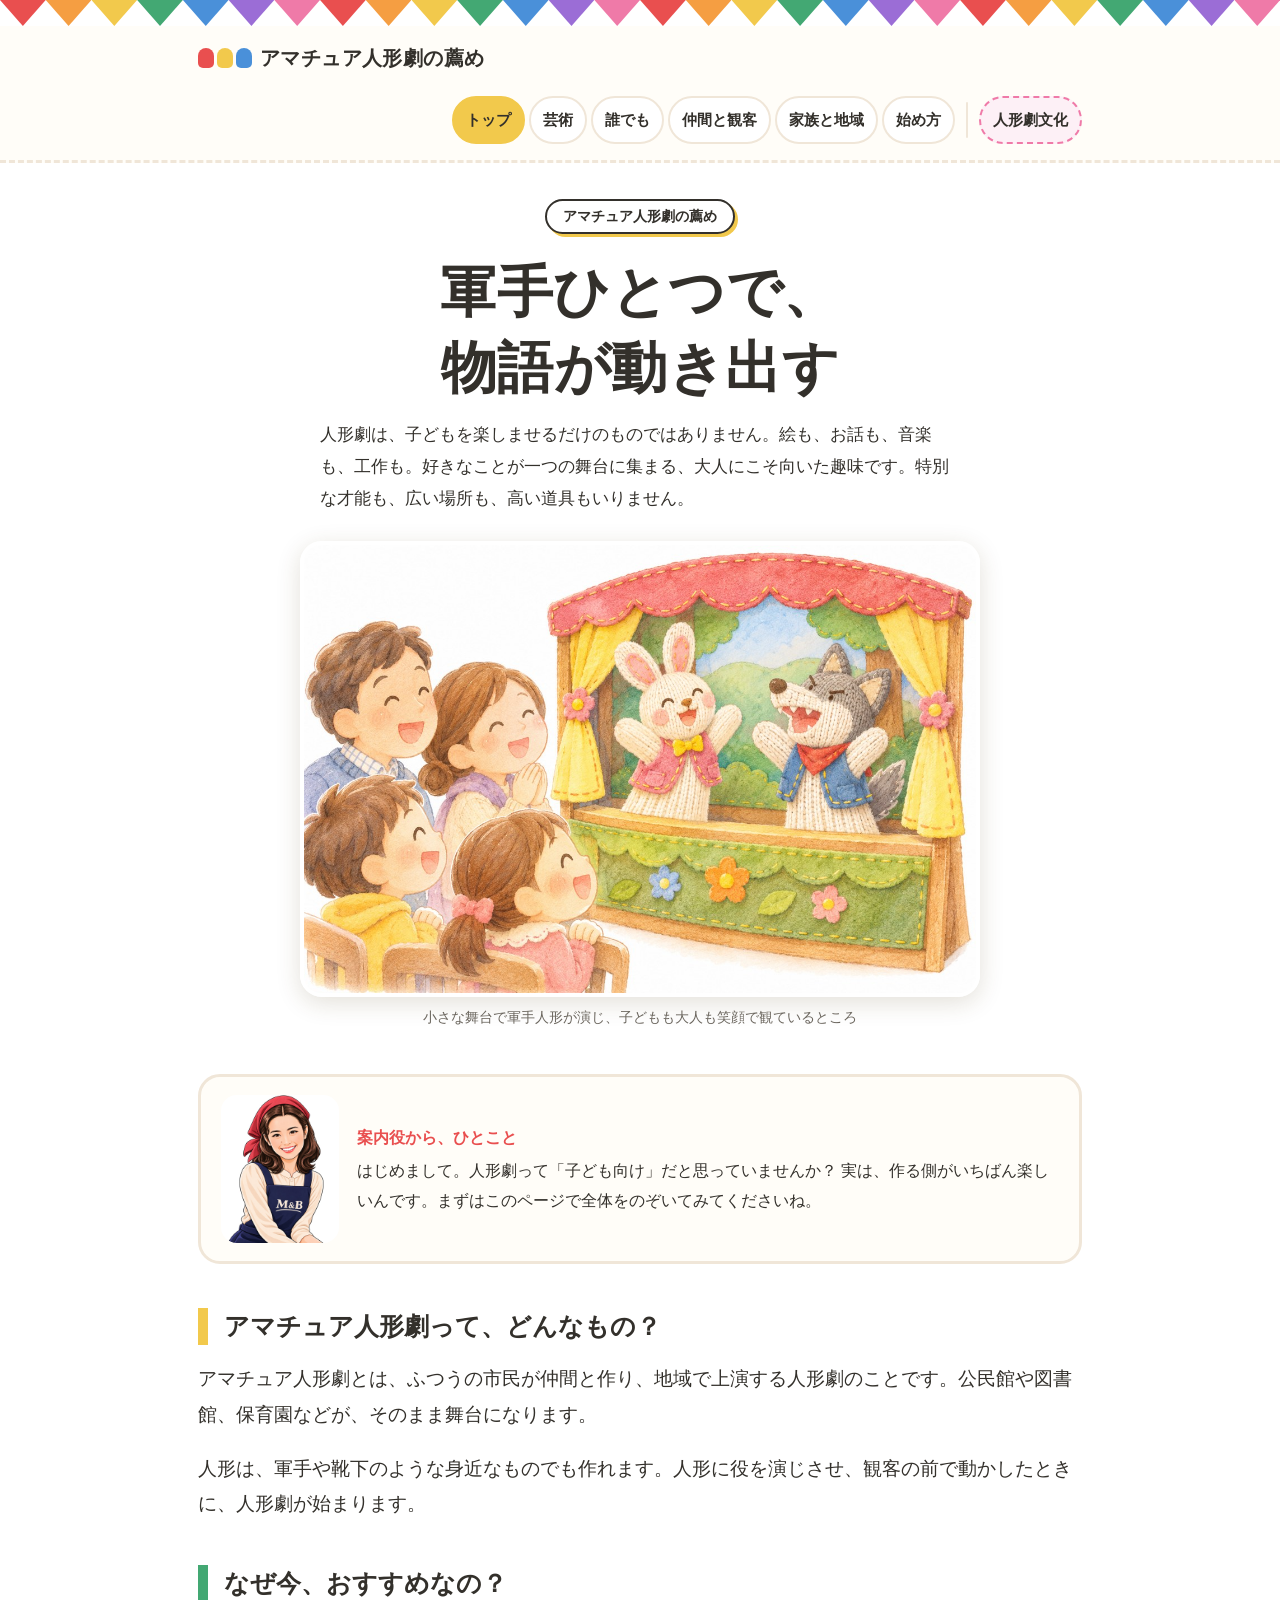
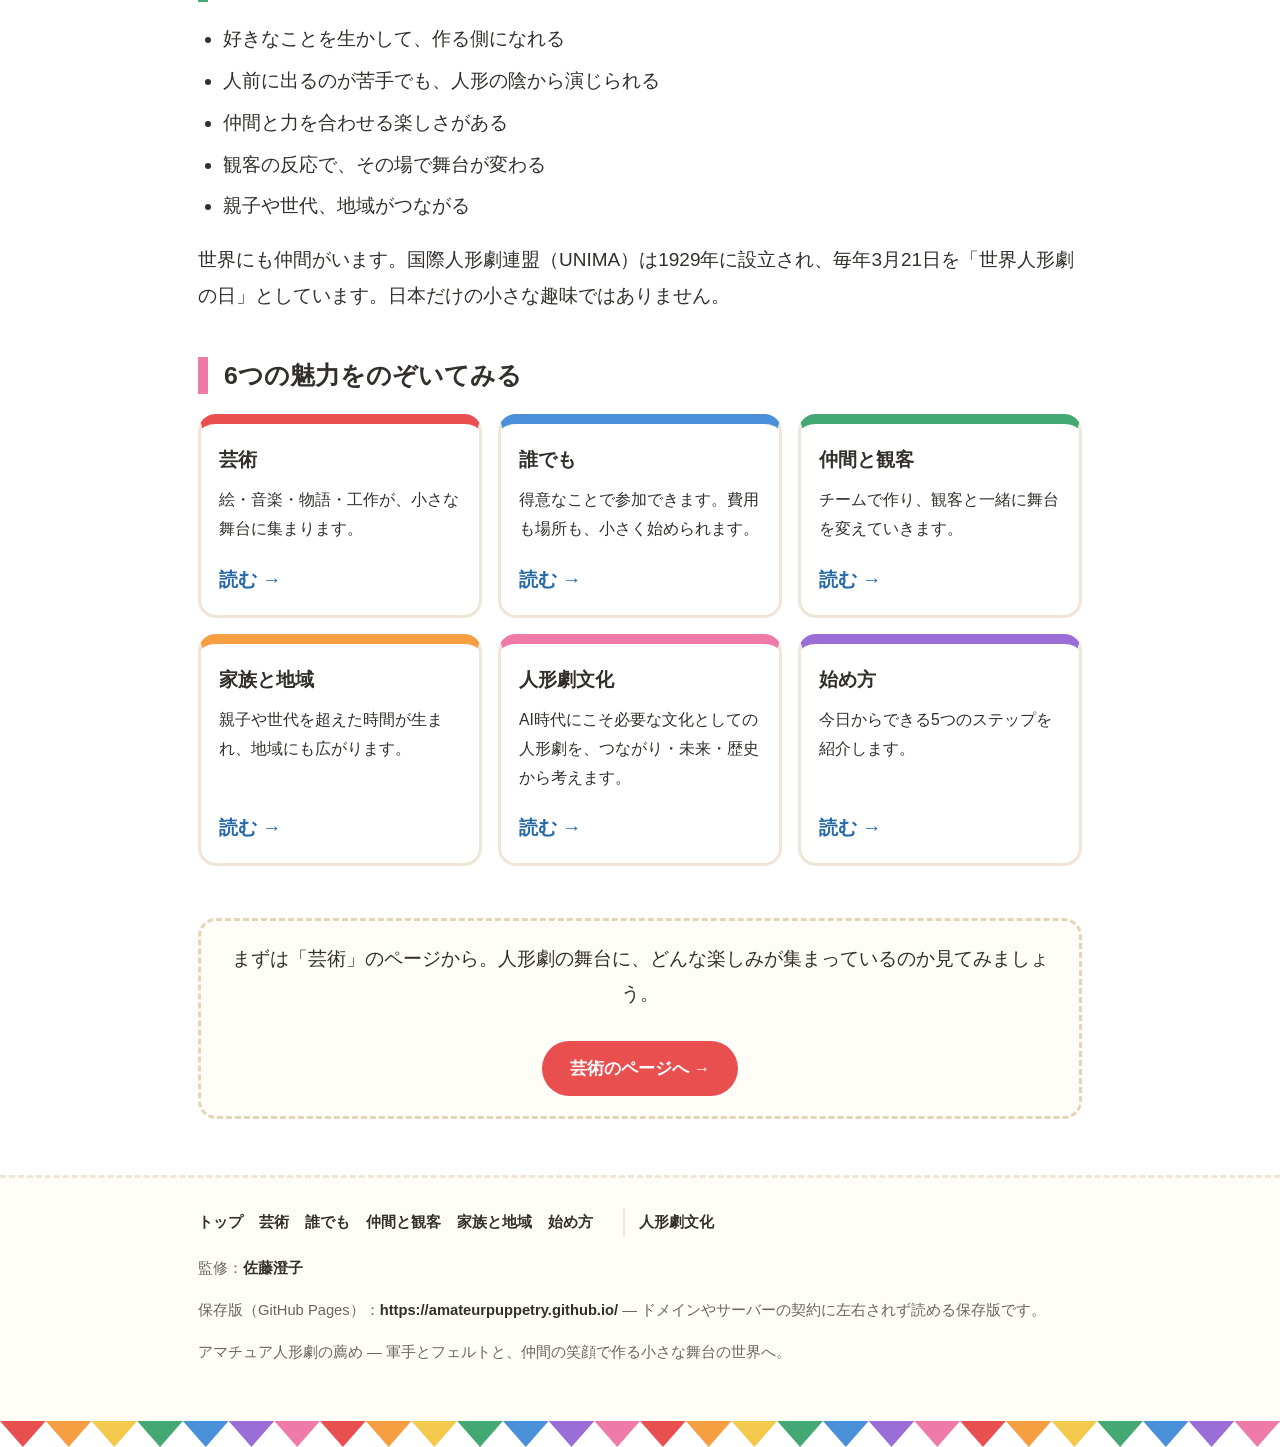
<file: index.html>
<!DOCTYPE html>
<html lang="ja">
<head>
<meta charset="utf-8">
<meta name="viewport" content="width=device-width, initial-scale=1">
<title>トップ｜アマチュア人形劇の薦め</title>
<meta name="description" content="軍手ひとつで、<br>物語が動き出す ― アマチュア人形劇の魅力を、芸術・参加・仲間・家族・地域の面から紹介するサイトです。">
<link rel="stylesheet" href="style.css?v=20261127b">
<script type="application/ld+json">{"@context":"https://schema.org","@type":"WebPage","url":"https://lboo.jp/mb/","inLanguage":"ja","reviewedBy":{"@type":"Person","@id":"https://lboo.jp/mb/sumiko_sato/#sumiko-sato","name":"佐藤澄子","url":"https://lboo.jp/mb/sumiko_sato/"}}</script>
</head>
<body>
<div class="bunting" aria-hidden="true"><i></i><i></i><i></i><i></i><i></i><i></i><i></i><i></i><i></i><i></i><i></i><i></i><i></i><i></i><i></i><i></i><i></i><i></i><i></i><i></i><i></i><i></i><i></i><i></i><i></i><i></i><i></i><i></i></div>
<header class="site"><div class="site-in">
<a class="logo" href="index.html"><span class="gloves" aria-hidden="true"><i style="background:var(--red)"></i><i style="background:var(--yellow)"></i><i style="background:var(--blue)"></i></span>アマチュア人形劇の薦め</a>
<nav class="main" aria-label="メインメニュー"><ul><li><a href="index.html" aria-current="page">トップ</a></li><li><a href="art.html">芸術</a></li><li><a href="anyone.html">誰でも</a></li><li><a href="together.html">仲間と観客</a></li><li><a href="family.html">家族と地域</a></li><li><a href="start.html">始め方</a></li><li class="culture"><a href="culture/">人形劇文化</a></li></ul></nav>
</div></header>
<main>
<div class="hero">
<span class="kicker">アマチュア人形劇の薦め</span>
<h1>軍手ひとつで、<br>物語が動き出す</h1>
<p class="lead">人形劇は、子どもを楽しませるだけのものではありません。絵も、お話も、音楽も、工作も。好きなことが一つの舞台に集まる、大人にこそ向いた趣味です。特別な才能も、広い場所も、高い道具もいりません。</p>
<figure class="hero-fig"><img src="img/illu-top.jpg" alt="小さな舞台で軍手人形が演じ、子どもも大人も笑顔で観ているところ"><figcaption>小さな舞台で軍手人形が演じ、子どもも大人も笑顔で観ているところ</figcaption></figure>
</div>
<div class="guide">
<img src="img/guide-woman.jpg" alt="エプロン姿の案内役の女性のイラスト">
<p><span class="who">案内役から、ひとこと</span>はじめまして。人形劇って「子ども向け」だと思っていませんか？ 実は、作る側がいちばん楽しいんです。まずはこのページで全体をのぞいてみてくださいね。</p>
</div>

<section><h2>アマチュア人形劇って、どんなもの？</h2>
<p>アマチュア人形劇とは、ふつうの市民が仲間と作り、地域で上演する人形劇のことです。公民館や図書館、保育園などが、そのまま舞台になります。</p>
<p>人形は、軍手や靴下のような身近なものでも作れます。人形に役を演じさせ、観客の前で動かしたときに、人形劇が始まります。</p></section>
<section><h2 class="c-green">なぜ今、おすすめなの？</h2>
<ul>
<li>好きなことを生かして、作る側になれる</li>
<li>人前に出るのが苦手でも、人形の陰から演じられる</li>
<li>仲間と力を合わせる楽しさがある</li>
<li>観客の反応で、その場で舞台が変わる</li>
<li>親子や世代、地域がつながる</li>
</ul>
<p>世界にも仲間がいます。国際人形劇連盟（UNIMA）は1929年に設立され、毎年3月21日を「世界人形劇の日」としています。日本だけの小さな趣味ではありません。</p></section>
<section><h2 class="c-pink">6つの魅力をのぞいてみる</h2>
<div class="cards">
<a class="card f-red" href="art.html"><h3>芸術</h3><p>絵・音楽・物語・工作が、小さな舞台に集まります。</p><span class="go">読む →</span></a>
<a class="card f-blue" href="anyone.html"><h3>誰でも</h3><p>得意なことで参加できます。費用も場所も、小さく始められます。</p><span class="go">読む →</span></a>
<a class="card f-green" href="together.html"><h3>仲間と観客</h3><p>チームで作り、観客と一緒に舞台を変えていきます。</p><span class="go">読む →</span></a>
<a class="card f-orange" href="family.html"><h3>家族と地域</h3><p>親子や世代を超えた時間が生まれ、地域にも広がります。</p><span class="go">読む →</span></a>
<a class="card f-pink" href="culture/"><h3>人形劇文化</h3><p>AI時代にこそ必要な文化としての人形劇を、つながり・未来・歴史から考えます。</p><span class="go">読む →</span></a>
<a class="card f-purple" href="start.html"><h3>始め方</h3><p>今日からできる5つのステップを紹介します。</p><span class="go">読む →</span></a>
</div></section>

<div class="next"><p>まずは「芸術」のページから。人形劇の舞台に、どんな楽しみが集まっているのか見てみましょう。</p><a href="art.html">芸術のページへ →</a></div>
</main>
<footer class="site"><div class="foot-in">
<nav aria-label="フッターメニュー"><ul><li><a href="index.html" aria-current="page">トップ</a></li><li><a href="art.html">芸術</a></li><li><a href="anyone.html">誰でも</a></li><li><a href="together.html">仲間と観客</a></li><li><a href="family.html">家族と地域</a></li><li><a href="start.html">始め方</a></li><li class="culture"><a href="culture/">人形劇文化</a></li></ul></nav>
<p>監修：<a href="sumiko_sato/">佐藤澄子</a></p>
<p>保存版（GitHub Pages）：<a href="https://amateurpuppetry.github.io/">https://amateurpuppetry.github.io/</a> ― ドメインやサーバーの契約に左右されず読める保存版です。</p>
<p>アマチュア人形劇の薦め ― 軍手とフェルトと、仲間の笑顔で作る小さな舞台の世界へ。</p>
</div></footer>
<div class="bunting" aria-hidden="true"><i></i><i></i><i></i><i></i><i></i><i></i><i></i><i></i><i></i><i></i><i></i><i></i><i></i><i></i><i></i><i></i><i></i><i></i><i></i><i></i><i></i><i></i><i></i><i></i><i></i><i></i><i></i><i></i></div>
</body>
</html>
</file>
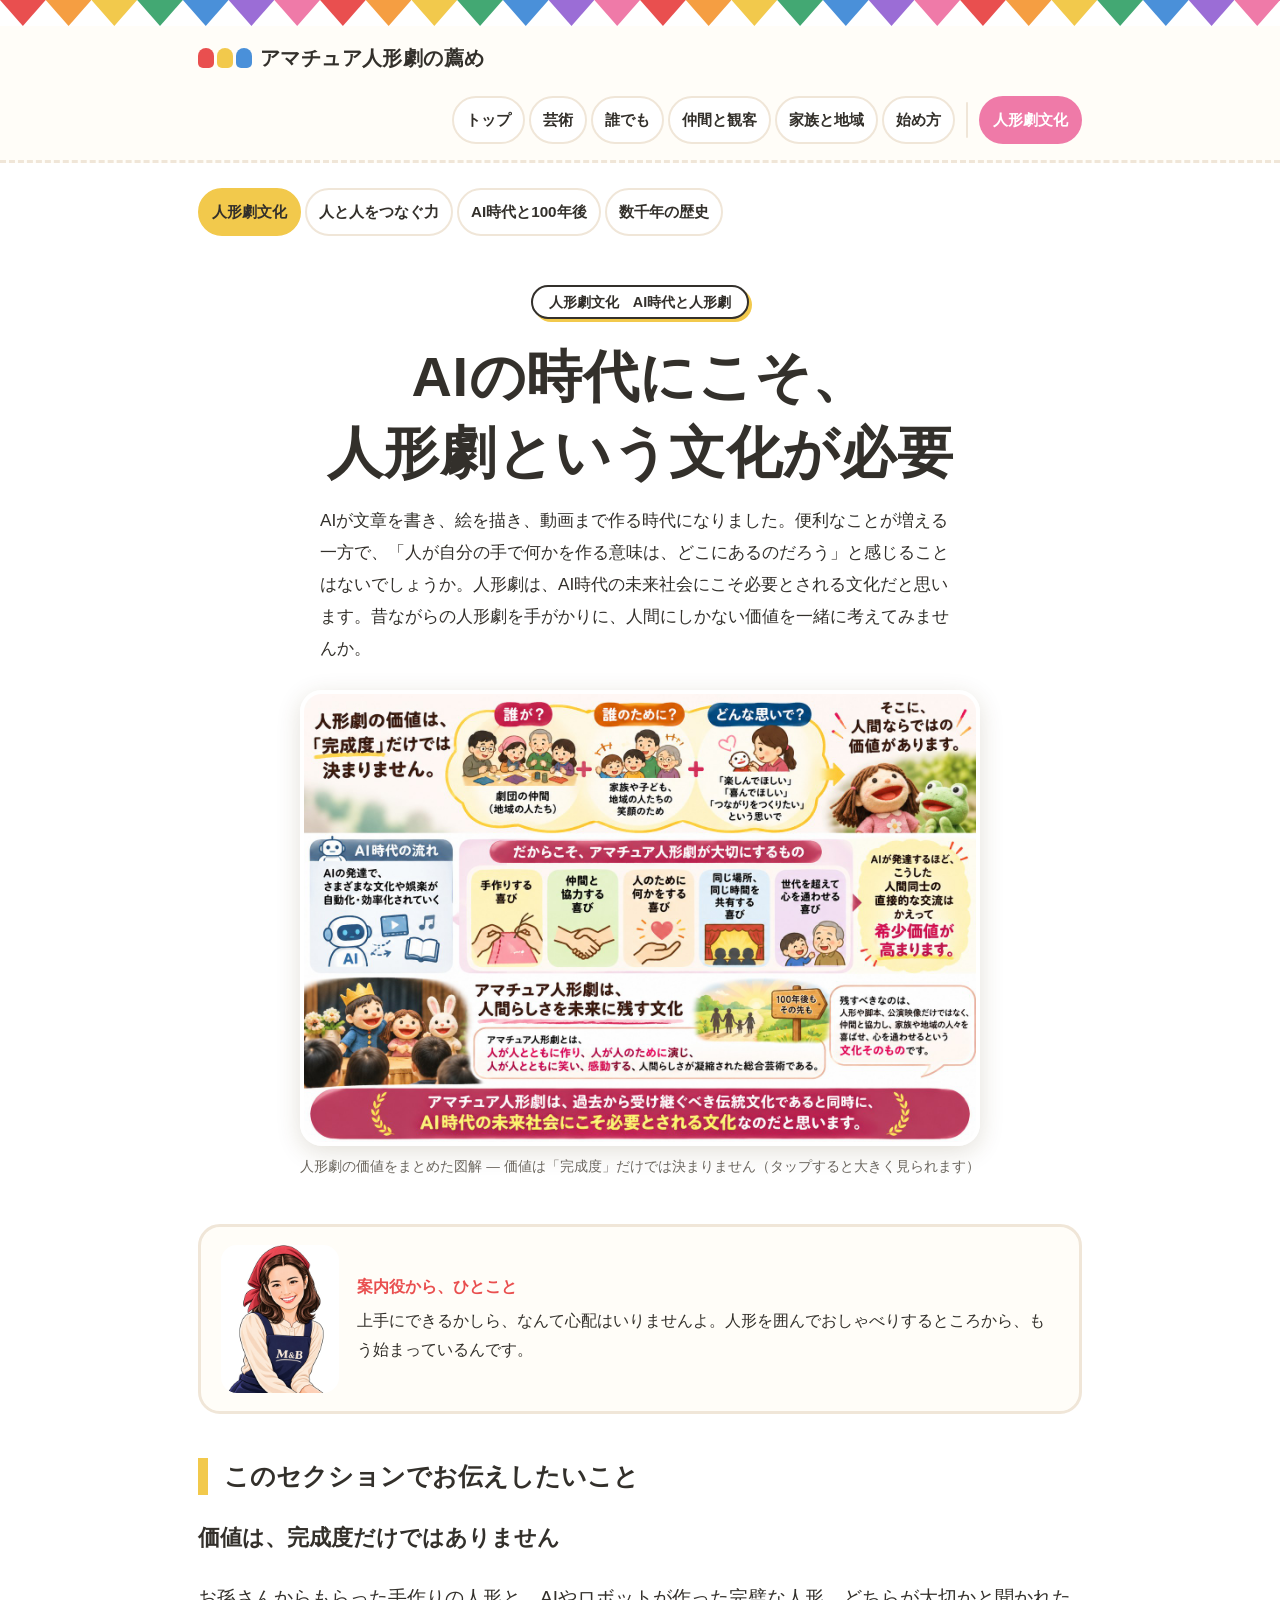
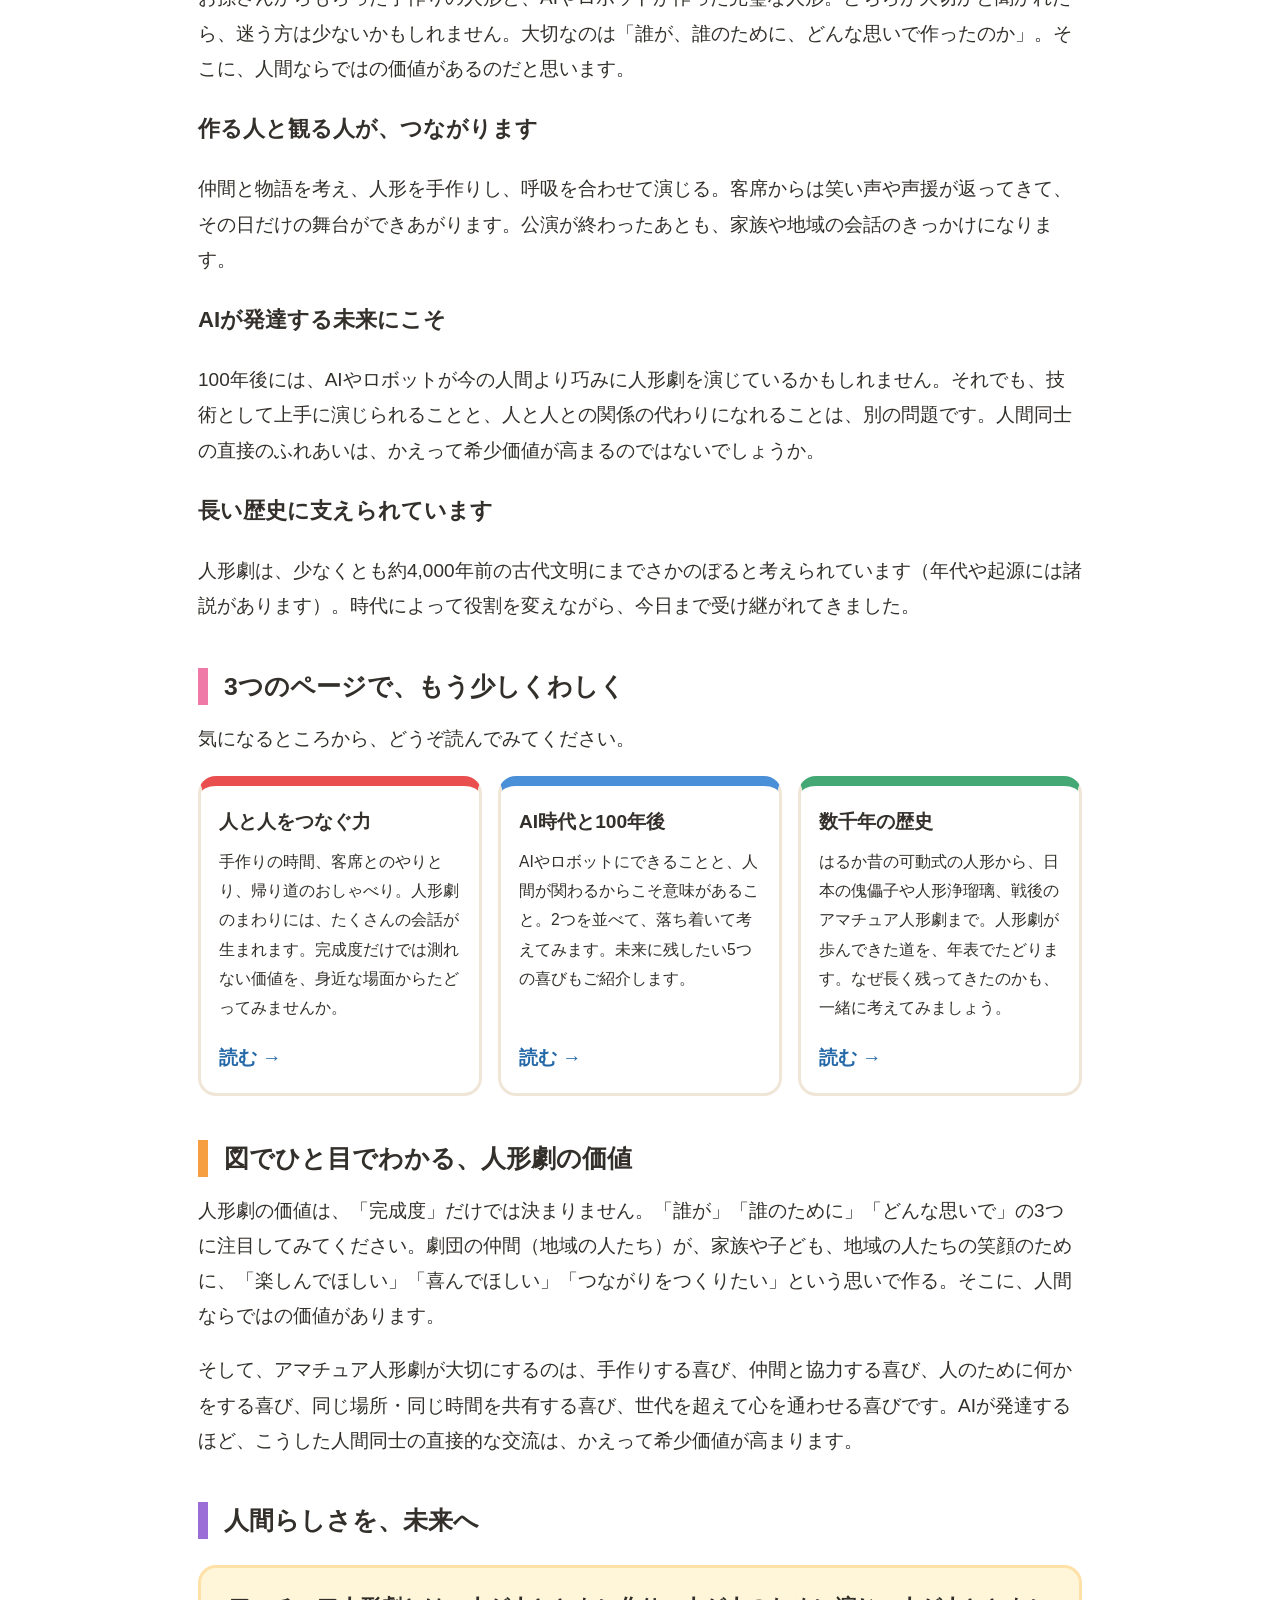
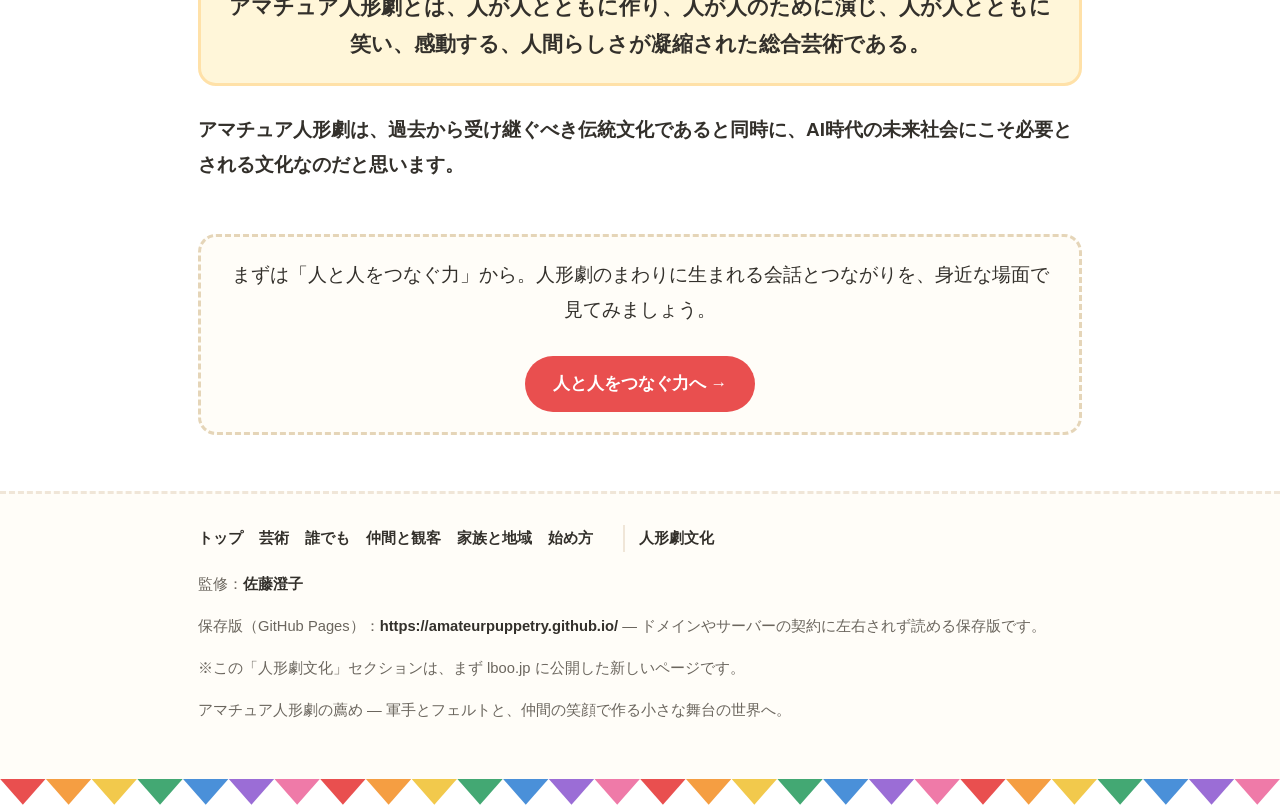
<file: culture/index.html>
<!DOCTYPE html>
<html lang="ja">
<head>
<meta charset="utf-8">
<meta name="viewport" content="width=device-width, initial-scale=1">
<title>人形劇文化｜AI時代にこそ必要とされる文化｜アマチュア人形劇の薦め</title>
<meta name="description" content="AIの時代にこそ、人形劇という文化が必要 ― アマチュア人形劇がAI時代の未来社会にこそ必要とされる文化である理由を、つながり・未来・歴史の3ページで紹介します。">
<link rel="stylesheet" href="../style.css?v=20261127b">
<script type="application/ld+json">{"@context":"https://schema.org","@type":"WebPage","url":"https://lboo.jp/mb/culture/","inLanguage":"ja","reviewedBy":{"@type":"Person","@id":"https://lboo.jp/mb/sumiko_sato/#sumiko-sato","name":"佐藤澄子","url":"https://lboo.jp/mb/sumiko_sato/"}}</script>
</head>
<body>
<div class="bunting" aria-hidden="true"><i></i><i></i><i></i><i></i><i></i><i></i><i></i><i></i><i></i><i></i><i></i><i></i><i></i><i></i><i></i><i></i><i></i><i></i><i></i><i></i><i></i><i></i><i></i><i></i><i></i><i></i><i></i><i></i></div>
<header class="site"><div class="site-in">
<a class="logo" href="../index.html"><span class="gloves" aria-hidden="true"><i style="background:var(--red)"></i><i style="background:var(--yellow)"></i><i style="background:var(--blue)"></i></span>アマチュア人形劇の薦め</a>
<nav class="main" aria-label="メインメニュー"><ul><li><a href="../index.html">トップ</a></li><li><a href="../art.html">芸術</a></li><li><a href="../anyone.html">誰でも</a></li><li><a href="../together.html">仲間と観客</a></li><li><a href="../family.html">家族と地域</a></li><li><a href="../start.html">始め方</a></li><li class="culture"><a href="index.html" aria-current="page">人形劇文化</a></li></ul></nav>
</div></header>
<main>
<nav class="main" aria-label="文化セクションのメニュー" style="margin:18px 0 6px"><ul><li><a href="index.html" aria-current="page">人形劇文化</a></li><li><a href="value.html">人と人をつなぐ力</a></li><li><a href="future.html">AI時代と100年後</a></li><li><a href="history.html">数千年の歴史</a></li></ul></nav><div class="hero">
<span class="kicker">人形劇文化　AI時代と人形劇</span>
<h1>AIの時代にこそ、<br>人形劇という文化が必要</h1>
<p class="lead">AIが文章を書き、絵を描き、動画まで作る時代になりました。便利なことが増える一方で、「人が自分の手で何かを作る意味は、どこにあるのだろう」と感じることはないでしょうか。人形劇は、AI時代の未来社会にこそ必要とされる文化だと思います。昔ながらの人形劇を手がかりに、人間にしかない価値を一緒に考えてみませんか。</p>
<figure class="hero-fig"><a href="../img/illu-culture.jpg"><img src="../img/illu-culture.jpg" alt="人形劇の価値は完成度だけでは決まらないこと、誰が・誰のために・どんな思いで作るのかという3つの問い、AI時代に大切にする5つの喜び、人間らしさを未来に残す文化であることをまとめた図解"></a><figcaption>人形劇の価値をまとめた図解 ― 価値は「完成度」だけでは決まりません（タップすると大きく見られます）</figcaption></figure>
</div>
<div class="guide">
<img src="../img/guide-woman.jpg" alt="エプロン姿の案内役の女性のイラスト">
<p><span class="who">案内役から、ひとこと</span>上手にできるかしら、なんて心配はいりませんよ。人形を囲んでおしゃべりするところから、もう始まっているんです。</p>
</div>
<section><h2>このセクションでお伝えしたいこと</h2>
<h3>価値は、完成度だけではありません</h3>
<p>お孫さんからもらった手作りの人形と、AIやロボットが作った完璧な人形。どちらが大切かと聞かれたら、迷う方は少ないかもしれません。大切なのは「誰が、誰のために、どんな思いで作ったのか」。そこに、人間ならではの価値があるのだと思います。</p>
<h3>作る人と観る人が、つながります</h3>
<p>仲間と物語を考え、人形を手作りし、呼吸を合わせて演じる。客席からは笑い声や声援が返ってきて、その日だけの舞台ができあがります。公演が終わったあとも、家族や地域の会話のきっかけになります。</p>
<h3>AIが発達する未来にこそ</h3>
<p>100年後には、AIやロボットが今の人間より巧みに人形劇を演じているかもしれません。それでも、技術として上手に演じられることと、人と人との関係の代わりになれることは、別の問題です。人間同士の直接のふれあいは、かえって希少価値が高まるのではないでしょうか。</p>
<h3>長い歴史に支えられています</h3>
<p>人形劇は、少なくとも約4,000年前の古代文明にまでさかのぼると考えられています（年代や起源には諸説があります）。時代によって役割を変えながら、今日まで受け継がれてきました。</p></section>
<section><h2 class="c-pink">3つのページで、もう少しくわしく</h2>
<p>気になるところから、どうぞ読んでみてください。</p>
<div class="cards">
<a class="card f-red" href="value.html"><h3>人と人をつなぐ力</h3><p>手作りの時間、客席とのやりとり、帰り道のおしゃべり。人形劇のまわりには、たくさんの会話が生まれます。完成度だけでは測れない価値を、身近な場面からたどってみませんか。</p><span class="go">読む →</span></a>
<a class="card f-blue" href="future.html"><h3>AI時代と100年後</h3><p>AIやロボットにできることと、人間が関わるからこそ意味があること。2つを並べて、落ち着いて考えてみます。未来に残したい5つの喜びもご紹介します。</p><span class="go">読む →</span></a>
<a class="card f-green" href="history.html"><h3>数千年の歴史</h3><p>はるか昔の可動式の人形から、日本の傀儡子や人形浄瑠璃、戦後のアマチュア人形劇まで。人形劇が歩んできた道を、年表でたどります。なぜ長く残ってきたのかも、一緒に考えてみましょう。</p><span class="go">読む →</span></a>
</div></section>
<section><h2 class="c-orange">図でひと目でわかる、人形劇の価値</h2>
<p>人形劇の価値は、「完成度」だけでは決まりません。「誰が」「誰のために」「どんな思いで」の3つに注目してみてください。劇団の仲間（地域の人たち）が、家族や子ども、地域の人たちの笑顔のために、「楽しんでほしい」「喜んでほしい」「つながりをつくりたい」という思いで作る。そこに、人間ならではの価値があります。</p>
<p>そして、アマチュア人形劇が大切にするのは、手作りする喜び、仲間と協力する喜び、人のために何かをする喜び、同じ場所・同じ時間を共有する喜び、世代を超えて心を通わせる喜びです。AIが発達するほど、こうした人間同士の直接的な交流は、かえって希少価値が高まります。</p></section>
<section><h2 class="c-purple">人間らしさを、未来へ</h2>
<p class="big-quote">アマチュア人形劇とは、人が人とともに作り、人が人のために演じ、人が人とともに笑い、感動する、人間らしさが凝縮された総合芸術である。</p>
<p><strong>アマチュア人形劇は、過去から受け継ぐべき伝統文化であると同時に、AI時代の未来社会にこそ必要とされる文化なのだと思います。</strong></p></section>
<div class="next"><p>まずは「人と人をつなぐ力」から。人形劇のまわりに生まれる会話とつながりを、身近な場面で見てみましょう。</p><a href="value.html">人と人をつなぐ力へ →</a></div>
</main>
<footer class="site"><div class="foot-in">
<nav aria-label="フッターメニュー"><ul><li><a href="../index.html">トップ</a></li><li><a href="../art.html">芸術</a></li><li><a href="../anyone.html">誰でも</a></li><li><a href="../together.html">仲間と観客</a></li><li><a href="../family.html">家族と地域</a></li><li><a href="../start.html">始め方</a></li><li class="culture"><a href="index.html">人形劇文化</a></li></ul></nav>
<p>監修：<a href="../sumiko_sato/">佐藤澄子</a></p>
<p>保存版（GitHub Pages）：<a href="https://amateurpuppetry.github.io/">https://amateurpuppetry.github.io/</a> ― ドメインやサーバーの契約に左右されず読める保存版です。</p><p>※この「人形劇文化」セクションは、まず lboo.jp に公開した新しいページです。</p>
<p>アマチュア人形劇の薦め ― 軍手とフェルトと、仲間の笑顔で作る小さな舞台の世界へ。</p>
</div></footer>
<div class="bunting" aria-hidden="true"><i></i><i></i><i></i><i></i><i></i><i></i><i></i><i></i><i></i><i></i><i></i><i></i><i></i><i></i><i></i><i></i><i></i><i></i><i></i><i></i><i></i><i></i><i></i><i></i><i></i><i></i><i></i><i></i></div>
</body>
</html>
</file>
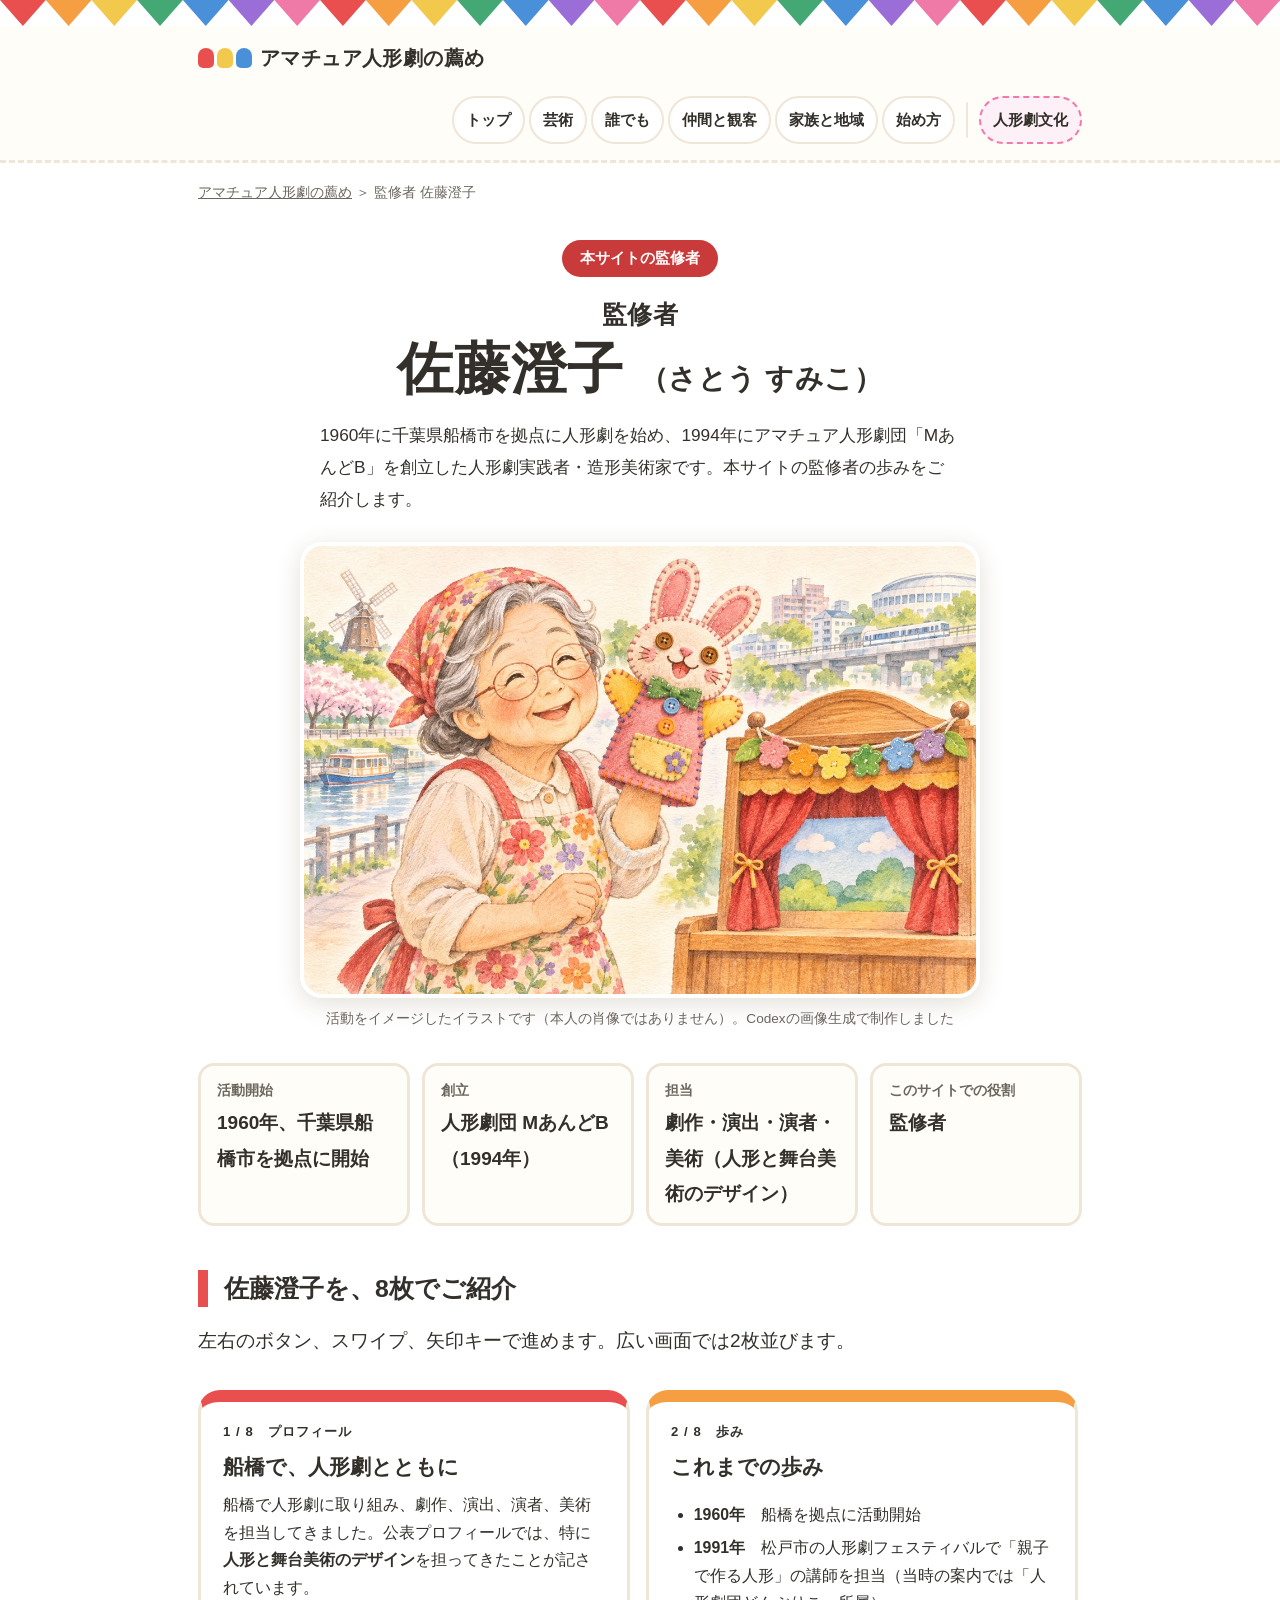
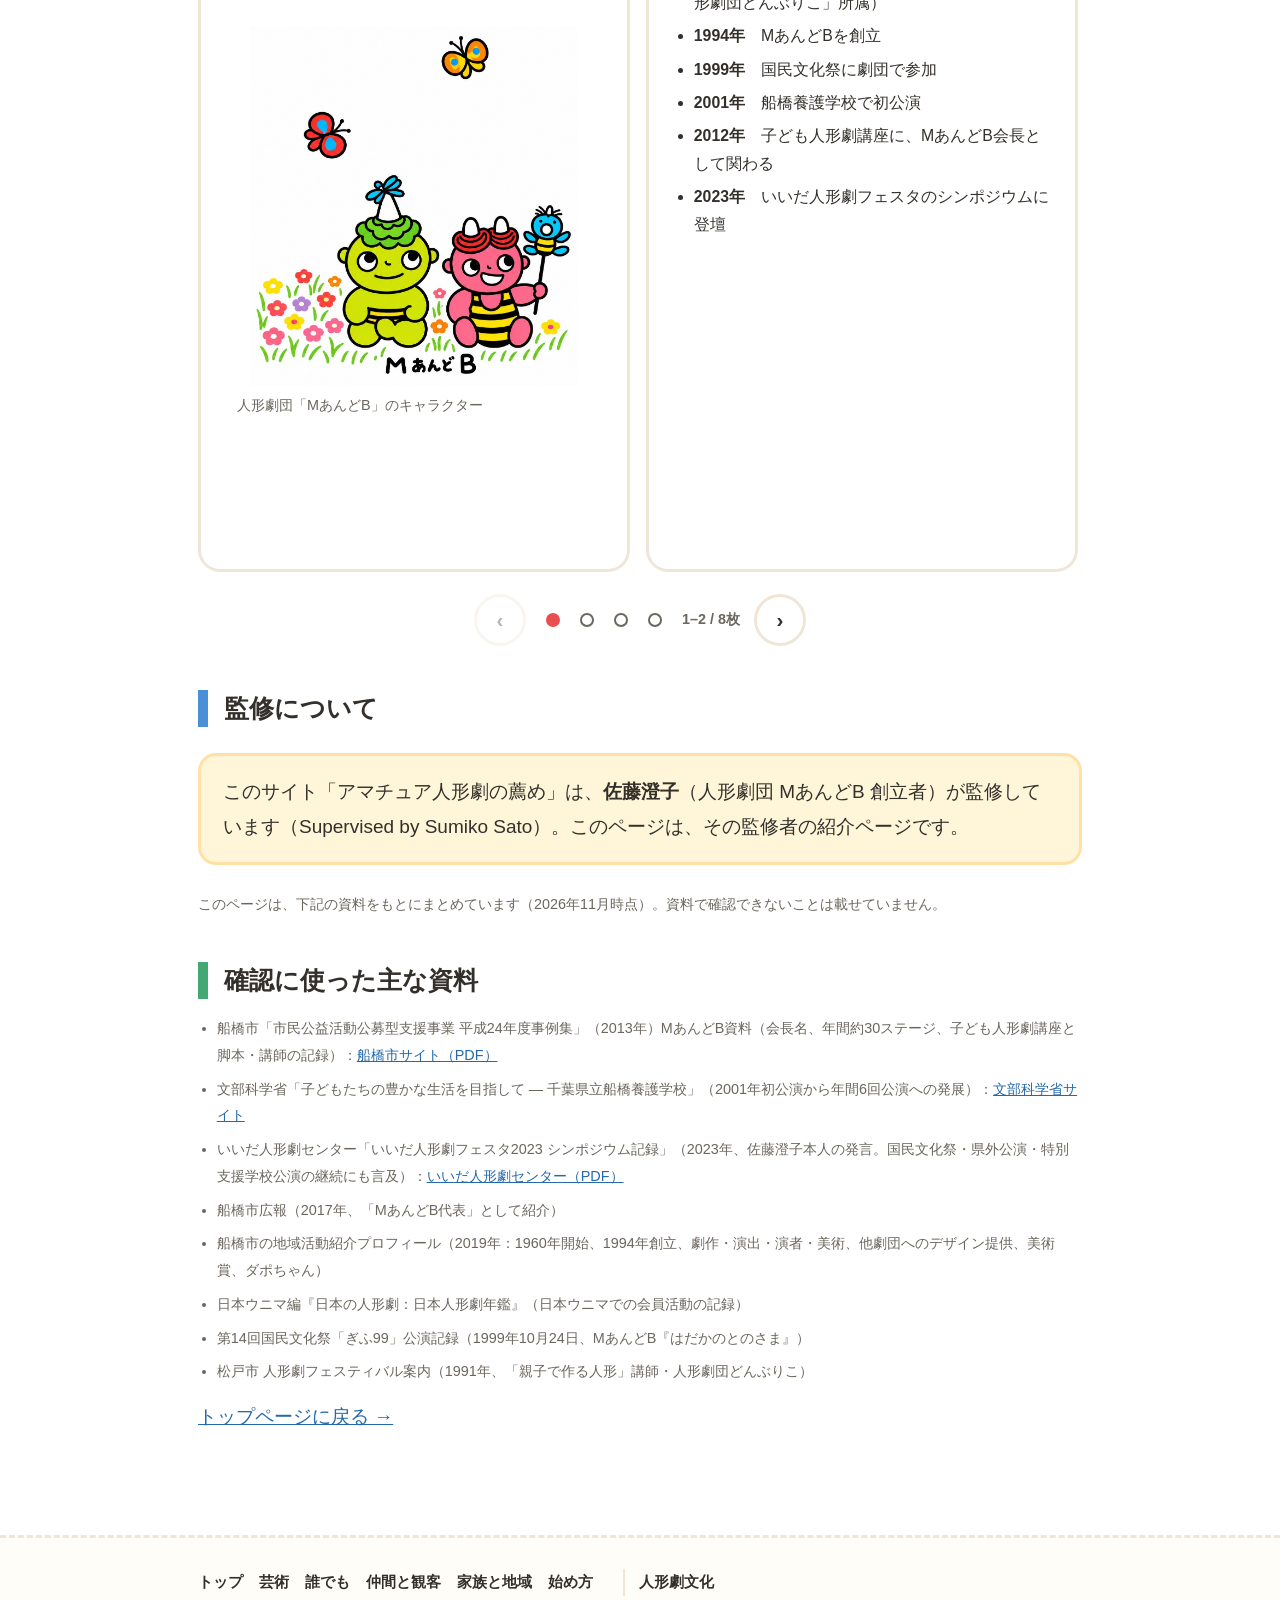
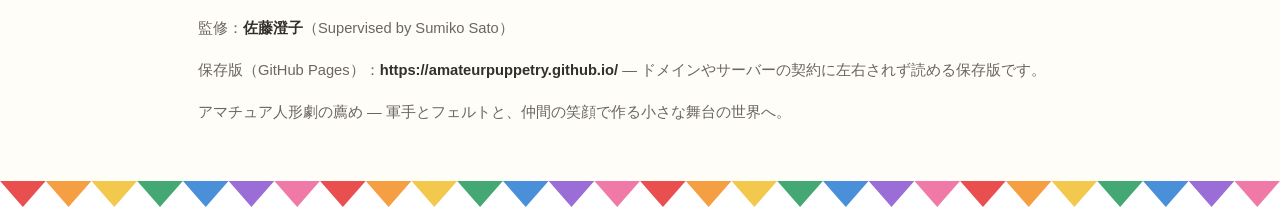
<file: sumiko_sato/index.html>
<!DOCTYPE html>
<html lang="ja">
<head>
<meta charset="utf-8">
<meta name="viewport" content="width=device-width, initial-scale=1">
<title>監修者 佐藤澄子（さとう すみこ）｜アマチュア人形劇の薦め</title>
<meta name="description" content="サイト「アマチュア人形劇の薦め」の監修者、佐藤澄子（さとう すみこ）の紹介ページです。1960年に千葉県船橋市を拠点に人形劇を始め、1994年にアマチュア人形劇団「MあんどB」を創立した人形劇実践者・造形美術家です。劇作・演出・演者・美術を担当し、創立した劇団は特別支援学校での公演や子ども人形劇講座にも取り組みました。">
<meta name="author" content="佐藤澄子">
<link rel="canonical" href="https://lboo.jp/mb/sumiko_sato/">
<link rel="alternate" hreflang="ja" href="https://lboo.jp/mb/sumiko_sato/">
<link rel="alternate" hreflang="x-default" href="https://lboo.jp/mb/sumiko_sato/">
<!-- 将来の他言語版は /mb/en/sumiko_sato/ のように言語フォルダを分け、hreflangを相互に張る想定。本文はすべてHTMLテキスト（画像内文字なし）で、data-i18n属性に翻訳キーを付与済み -->
<meta property="og:type" content="profile">
<meta property="og:title" content="監修者 佐藤澄子｜アマチュア人形劇の薦め">
<meta property="og:description" content="1960年より船橋市を拠点に人形劇活動を続け、MあんどBを創立した造形美術家・人形劇実践者。本サイトの監修者です。">
<meta property="og:url" content="https://lboo.jp/mb/sumiko_sato/">
<meta property="og:image" content="https://lboo.jp/mb/sumiko_sato/img/hero.jpg">
<meta property="og:image:alt" content="佐藤澄子の活動をイメージしたイラスト（本人の肖像ではありません）">
<link rel="stylesheet" href="../style.css?v=20261127b">
<link rel="stylesheet" href="sumiko.css?v=20261127c">
<script type="application/ld+json">
{
 "@context":"https://schema.org",
 "@graph":[
  {
   "@type":"ProfilePage",
   "@id":"https://lboo.jp/mb/sumiko_sato/#webpage",
   "url":"https://lboo.jp/mb/sumiko_sato/",
   "name":"監修者 佐藤澄子（さとう すみこ）｜アマチュア人形劇の薦め",
   "inLanguage":"ja",
   "isPartOf":{"@id":"https://lboo.jp/mb/#website"},
   "mainEntity":{"@id":"https://lboo.jp/mb/sumiko_sato/#sumiko-sato"},
   "about":{"@id":"https://lboo.jp/mb/sumiko_sato/#sumiko-sato"}
  },
  {
   "@type":"WebSite",
   "@id":"https://lboo.jp/mb/#website",
   "url":"https://lboo.jp/mb/",
   "name":"アマチュア人形劇の薦め",
   "inLanguage":"ja",
   "editor":{"@id":"https://lboo.jp/mb/sumiko_sato/#sumiko-sato"}
  },
  {
   "@type":"Person",
   "@id":"https://lboo.jp/mb/sumiko_sato/#sumiko-sato",
   "name":"佐藤澄子",
   "alternateName":"さとう すみこ",
   "url":"https://lboo.jp/mb/sumiko_sato/",
   "jobTitle":["アマチュア人形劇の薦め 監修者","人形劇実践者","造形美術家"],
   "description":"1960年より千葉県船橋市を拠点に人形劇活動を開始。1994年にアマチュア人形劇団「MあんどB」を創立し、劇作・演出・演者・美術を担当。サイト「アマチュア人形劇の薦め」の監修者。",
   "homeLocation":{"@type":"Place","name":"千葉県船橋市"},
   "affiliation":{"@id":"https://lboo.jp/mb/sumiko_sato/#mandob"},
   "award":["東京展賞（美術分野）","千葉県立美術館長賞（美術分野）","江戸川区長賞（美術分野）","日仏現代国際美術展 第15回記念優秀賞（美術分野）"],
   "knowsAbout":["アマチュア人形劇","人形・舞台美術デザイン","人形劇による地域文化活動","特別支援学校への訪問公演","子ども人形劇講座"]
  },
  {
   "@type":"Organization",
   "@id":"https://lboo.jp/mb/sumiko_sato/#mandob",
   "name":"人形劇団 MあんどB",
   "foundingDate":"1994",
   "founder":{"@id":"https://lboo.jp/mb/sumiko_sato/#sumiko-sato"},
   "address":{"@type":"PostalAddress","addressLocality":"船橋市","addressRegion":"千葉県","addressCountry":"JP"}
  },
  {
   "@type":"BreadcrumbList",
   "itemListElement":[
     {"@type":"ListItem","position":1,"name":"アマチュア人形劇の薦め","item":"https://lboo.jp/mb/"},
     {"@type":"ListItem","position":2,"name":"監修者 佐藤澄子","item":"https://lboo.jp/mb/sumiko_sato/"}
   ]
  }
 ]
}
</script>
</head>
<body>
<div class="bunting" aria-hidden="true"><i></i><i></i><i></i><i></i><i></i><i></i><i></i><i></i><i></i><i></i><i></i><i></i><i></i><i></i><i></i><i></i><i></i><i></i><i></i><i></i><i></i><i></i><i></i><i></i><i></i><i></i><i></i><i></i></div>
<header class="site"><div class="site-in">
<a class="logo" href="../index.html"><span class="gloves" aria-hidden="true"><i style="background:var(--red)"></i><i style="background:var(--yellow)"></i><i style="background:var(--blue)"></i></span>アマチュア人形劇の薦め</a>
<nav class="main" aria-label="メインメニュー"><ul><li><a href="../index.html">トップ</a></li><li><a href="../art.html">芸術</a></li><li><a href="../anyone.html">誰でも</a></li><li><a href="../together.html">仲間と観客</a></li><li><a href="../family.html">家族と地域</a></li><li><a href="../start.html">始め方</a></li><li class="culture"><a href="../culture/">人形劇文化</a></li></ul></nav>
</div></header>
<main>
<nav class="crumb" aria-label="パンくず"><a href="../index.html">アマチュア人形劇の薦め</a> ＞ 監修者 佐藤澄子</nav>
<div class="hero">
<span class="supervisor-badge" data-i18n="role">本サイトの監修者</span>
<h1 data-i18n="name"><span style="font-size:.45em;display:block">監修者</span>佐藤澄子 <span style="font-size:.5em">（さとう すみこ）</span></h1>
<p class="lead" data-i18n="lead">1960年に千葉県船橋市を拠点に人形劇を始め、1994年にアマチュア人形劇団「MあんどB」を創立した人形劇実践者・造形美術家です。本サイトの監修者の歩みをご紹介します。</p>
<figure class="hero-fig"><img src="img/hero.jpg" width="1200" height="800" alt="フェルトのウサギ人形を手に、小さな人形劇の舞台のそばで微笑む女性の絵本風イラスト（佐藤澄子の肖像ではなく、活動をイメージしたイラスト）"><figcaption>活動をイメージしたイラストです（本人の肖像ではありません）。Codexの画像生成で制作しました</figcaption></figure>
</div>

<dl class="profile-facts">
<div><dt>活動開始</dt><dd><time datetime="1960">1960年</time>、千葉県船橋市を拠点に開始</dd></div>
<div><dt>創立</dt><dd>人形劇団 MあんどB（1994年）</dd></div>
<div><dt>担当</dt><dd>劇作・演出・演者・美術（人形と舞台美術のデザイン）</dd></div>
<div><dt>このサイトでの役割</dt><dd>監修者</dd></div>
</dl>

<section role="region" aria-roledescription="カルーセル" aria-label="佐藤澄子の紹介カルーセル">
<h2 class="c-red" data-i18n="carousel_h">佐藤澄子を、8枚でご紹介</h2>
<p>左右のボタン、スワイプ、矢印キーで進めます。広い画面では2枚並びます。</p>
<div class="carousel">
<div class="carousel-viewport" id="carouselViewport">

<article class="slide c-red" aria-label="1枚目 プロフィール">

<div class="slide-body"><span class="no">1 / 8　プロフィール</span>
<h3 data-i18n="s1_h">船橋で、人形劇とともに</h3>
<p data-i18n="s1_p">船橋で人形劇に取り組み、劇作、演出、演者、美術を担当してきました。公表プロフィールでは、特に<strong>人形と舞台美術のデザイン</strong>を担ってきたことが記されています。</p>
<figure><img class="fit" src="img/mandb.jpg" width="1199" height="1312" alt="人形劇団MあんどBのキャラクター2人と蝶、花畑のイラスト" loading="lazy"><figcaption class="note" style="padding:6px 14px">人形劇団「MあんどB」のキャラクター</figcaption></figure></div></article>

<article class="slide c-orange" aria-label="2枚目 歩み">
<div class="slide-body"><span class="no">2 / 8　歩み</span>
<h3 data-i18n="s2_h">これまでの歩み</h3>
<ul data-i18n="s2_list">
<li><span class="year">1960年</span>　船橋を拠点に活動開始</li>
<li><span class="year">1991年</span>　松戸市の人形劇フェスティバルで「親子で作る人形」の講師を担当（当時の案内では「人形劇団どんぶりこ」所属）</li>
<li><span class="year">1994年</span>　MあんどBを創立</li>
<li><span class="year">1999年</span>　国民文化祭に劇団で参加</li>
<li><span class="year">2001年</span>　船橋養護学校で初公演</li>
<li><span class="year">2012年</span>　子ども人形劇講座に、MあんどB会長として関わる</li>
<li><span class="year">2023年</span>　いいだ人形劇フェスタのシンポジウムに登壇</li>
</ul></div></article>

<article class="slide c-yellow" aria-label="3枚目 造形美術家として">
<figure><img src="img/street.jpg" width="1200" height="800" alt="商店街で、手作りのマスコット人形を店の人たちに手渡す女性のイラスト" loading="lazy"><figcaption class="note" style="padding:6px 14px">イメージイラストです（描かれた人形は「ダポちゃん」ではありません）</figcaption></figure>
<div class="slide-body"><span class="no">3 / 8　造形美術</span>
<h3 data-i18n="s3_h">造形美術家として</h3>
<p data-i18n="s3_p">美術の分野でも歩みを重ねてきました。船橋本町通り商店街のシンボルマーク<strong>「ダポちゃん」</strong>のデザインも担当しています。</p>
<ul><li><strong>東京展賞</strong></li><li><strong>千葉県立美術館長賞</strong></li><li><strong>江戸川区長賞</strong></li><li><strong>日仏現代国際美術展 第15回記念優秀賞</strong></li></ul>
<p class="note">※いずれも人形劇の賞ではなく、美術・造形分野での受賞です（受賞年は公表資料で確認できていません）。</p></div></article>

<article class="slide c-green" aria-label="4枚目 技術を地域へ">
<figure><img src="img/workshop.jpg" width="1200" height="800" alt="年配の女性を中心に、仲間とフェルト人形を作る作業場のイラスト" loading="lazy"><figcaption class="note" style="padding:6px 14px">イメージイラスト</figcaption></figure>
<div class="slide-body"><span class="no">4 / 8　地域へ</span>
<h3 data-i18n="s4_h">技術を、地域へ</h3>
<p data-i18n="s4_p">公表プロフィールには、ほかの地域劇団にも<strong>人形や舞台美術のデザインを提供</strong>したことが記されています。技術は、自分の劇団の中だけのものではありませんでした。</p></div></article>

<article class="slide c-blue" aria-label="5枚目 特別支援学校への定期訪問">
<figure><img src="img/school.jpg" width="1200" height="800" alt="教室で人形劇を観て笑う子どもたちと、小さな舞台のイラスト" loading="lazy"><figcaption class="note" style="padding:6px 14px">イメージイラスト</figcaption></figure>
<div class="slide-body"><span class="no">5 / 8　学校へ</span>
<h3 data-i18n="s5_h">特別支援学校への定期訪問</h3>
<p data-i18n="s5_p">2001年2月、MあんどBは千葉県立船橋養護学校（当時）で初めて公演しました。2002年度からは、船橋地区人形劇連絡会の複数の劇団による<strong>年6回の定期訪問</strong>へと発展しました（文部科学省の資料に記録があります）。2023年のシンポジウムでは、連絡会が特別支援学校で年5〜6回程度上演していると語られています。</p></div></article>

<article class="slide c-purple" aria-label="6枚目 子ども人形劇講座">
<figure><img src="img/lecture.jpg" width="1200" height="800" alt="公民館で子どもと大人が絵本を読み、人形を作る講座のイラスト" loading="lazy"><figcaption class="note" style="padding:6px 14px">イメージイラスト</figcaption></figure>
<div class="slide-body"><span class="no">6 / 8　講座</span>
<h3 data-i18n="s6_h">子ども人形劇講座（2012年）</h3>
<p data-i18n="s6_p">2012年、船橋市の子ども人形劇講座に、MあんどB会長として関わりました。題材は<strong>『きつねのおきゃくさま』</strong>です。その脚本を書いた納富俊郎氏らを、講師に招きました。</p>
<ul><li>脚本の作者らによる講座で、作品を読み解く</li><li>発声や、体を動かす練習をする</li><li>異年齢の仲間と協力して、人形や舞台美術を作る</li></ul>
<p>成果は「ちば県人形劇まつり in ふなばし」で上演されました。</p></div></article>

<article class="slide c-pink" aria-label="7枚目 船橋から全国へ">
<figure><img src="img/travel.jpg" width="1200" height="800" alt="小さな人形劇の舞台を携えて、日本各地を旅する劇団のイラスト" loading="lazy"><figcaption class="note" style="padding:6px 14px">イメージイラスト</figcaption></figure>
<div class="slide-body"><span class="no">7 / 8　全国へ</span>
<h3 data-i18n="s7_h">船橋から、全国へ</h3>
<p data-i18n="s7_p">1999年10月24日、MあんどBは第14回国民文化祭「ぎふ99」に<strong>千葉県代表</strong>の一つとして参加し、『はだかのとのさま』を上演しました。山形県や沖縄県など、県外でも公演しています。2013年の船橋市資料では、<strong>年間約30ステージ</strong>と紹介されています。2023年には、いいだ人形劇フェスタのシンポジウムに登壇しました。日本ウニマ（国際人形劇連盟日本センター）での会員活動の記録もあります。</p></div></article>

<article class="slide c-red" aria-label="8枚目 言葉と監修について">
<div class="slide-body"><span class="no">8 / 8　言葉と監修</span>
<h3 data-i18n="s8_h">「心のふるさと」を、子どもたちに</h3>
<p data-i18n="s8_p">2023年の登壇での発言の要約です。佐藤さんは、都市化した船橋には象徴的な自然が少ないからこそ、子どもの頃にみんなで人形劇を観た感動を、まちの記憶――<em>「心のふるさと」</em>として残したい、という趣旨を語りました。<em>「船橋を文化都市に、子どもたちに故郷の思い出を」</em>という願いも、その発言に含まれています。</p>
<p><strong>このサイトは、その佐藤澄子さんが監修しています。</strong></p></div></article>

</div>
<div class="carousel-nav">
<button class="cbtn" id="cPrev" type="button" aria-label="前へ">‹</button>
<div class="dots" id="carouselDots" aria-label="カルーセルの位置"></div>
<span class="ccount" id="carouselCount" aria-live="polite">1 / 8</span>
<button class="cbtn" id="cNext" type="button" aria-label="次へ">›</button>
</div>
</div>
</section>

<section>
<h2 class="c-blue">監修について</h2>
<div class="supervision-note">
<p style="margin:0">このサイト「アマチュア人形劇の薦め」は、<strong>佐藤澄子</strong>（人形劇団 MあんどB 創立者）が監修しています（<span lang="en">Supervised by Sumiko Sato</span>）。このページは、その監修者の紹介ページです。</p>
</div>
<p class="note">このページは、下記の資料をもとにまとめています（2026年11月時点）。資料で確認できないことは載せていません。</p>
</section>

<section>
<h2 class="c-green">確認に使った主な資料</h2>
<ul class="sources">
<li>船橋市「市民公益活動公募型支援事業 平成24年度事例集」（2013年）MあんどB資料（会長名、年間約30ステージ、子ども人形劇講座と脚本・講師の記録）：<a href="https://www.city.funabashi.lg.jp/kurashi/chiiki/001/p025785_d/fil/mandob.pdf">船橋市サイト（PDF）</a></li>
<li>文部科学省「子どもたちの豊かな生活を目指して ― 千葉県立船橋養護学校」（2001年初公演から年間6回公演への発展）：<a href="https://www.mext.go.jp/a_menu/shotou/tokubetu/material/012/012.htm">文部科学省サイト</a></li>
<li>いいだ人形劇センター「いいだ人形劇フェスタ2023 シンポジウム記録」（2023年、佐藤澄子本人の発言。国民文化祭・県外公演・特別支援学校公演の継続にも言及）：<a href="https://iida-puppet-c.jp/media/doc_ipf2023_symposium_report.pdf">いいだ人形劇センター（PDF）</a></li>
<li>船橋市広報（2017年、「MあんどB代表」として紹介）</li>
<li>船橋市の地域活動紹介プロフィール（2019年：1960年開始、1994年創立、劇作・演出・演者・美術、他劇団へのデザイン提供、美術賞、ダポちゃん）</li>
<li>日本ウニマ編『日本の人形劇：日本人形劇年鑑』（日本ウニマでの会員活動の記録）</li>
<li>第14回国民文化祭「ぎふ99」公演記録（1999年10月24日、MあんどB『はだかのとのさま』）</li>
<li>松戸市 人形劇フェスティバル案内（1991年、「親子で作る人形」講師・人形劇団どんぶりこ）</li>
</ul>
<p><a href="../index.html">トップページに戻る →</a></p>
</section>
</main>
<footer class="site"><div class="foot-in">
<nav aria-label="フッターメニュー"><ul><li><a href="../index.html">トップ</a></li><li><a href="../art.html">芸術</a></li><li><a href="../anyone.html">誰でも</a></li><li><a href="../together.html">仲間と観客</a></li><li><a href="../family.html">家族と地域</a></li><li><a href="../start.html">始め方</a></li><li class="culture"><a href="../culture/">人形劇文化</a></li></ul></nav>
<p>監修：<a href="./" aria-current="page">佐藤澄子</a>（<span lang="en">Supervised by Sumiko Sato</span>）</p>
<p>保存版（GitHub Pages）：<a href="https://amateurpuppetry.github.io/">https://amateurpuppetry.github.io/</a> ― ドメインやサーバーの契約に左右されず読める保存版です。</p>
<p>アマチュア人形劇の薦め ― 軍手とフェルトと、仲間の笑顔で作る小さな舞台の世界へ。</p>
</div></footer>
<div class="bunting" aria-hidden="true"><i></i><i></i><i></i><i></i><i></i><i></i><i></i><i></i><i></i><i></i><i></i><i></i><i></i><i></i><i></i><i></i><i></i><i></i><i></i><i></i><i></i><i></i><i></i><i></i><i></i><i></i><i></i><i></i></div>
<script src="sumiko.js?v=20261127a"></script>
</body>
</html>
</file>
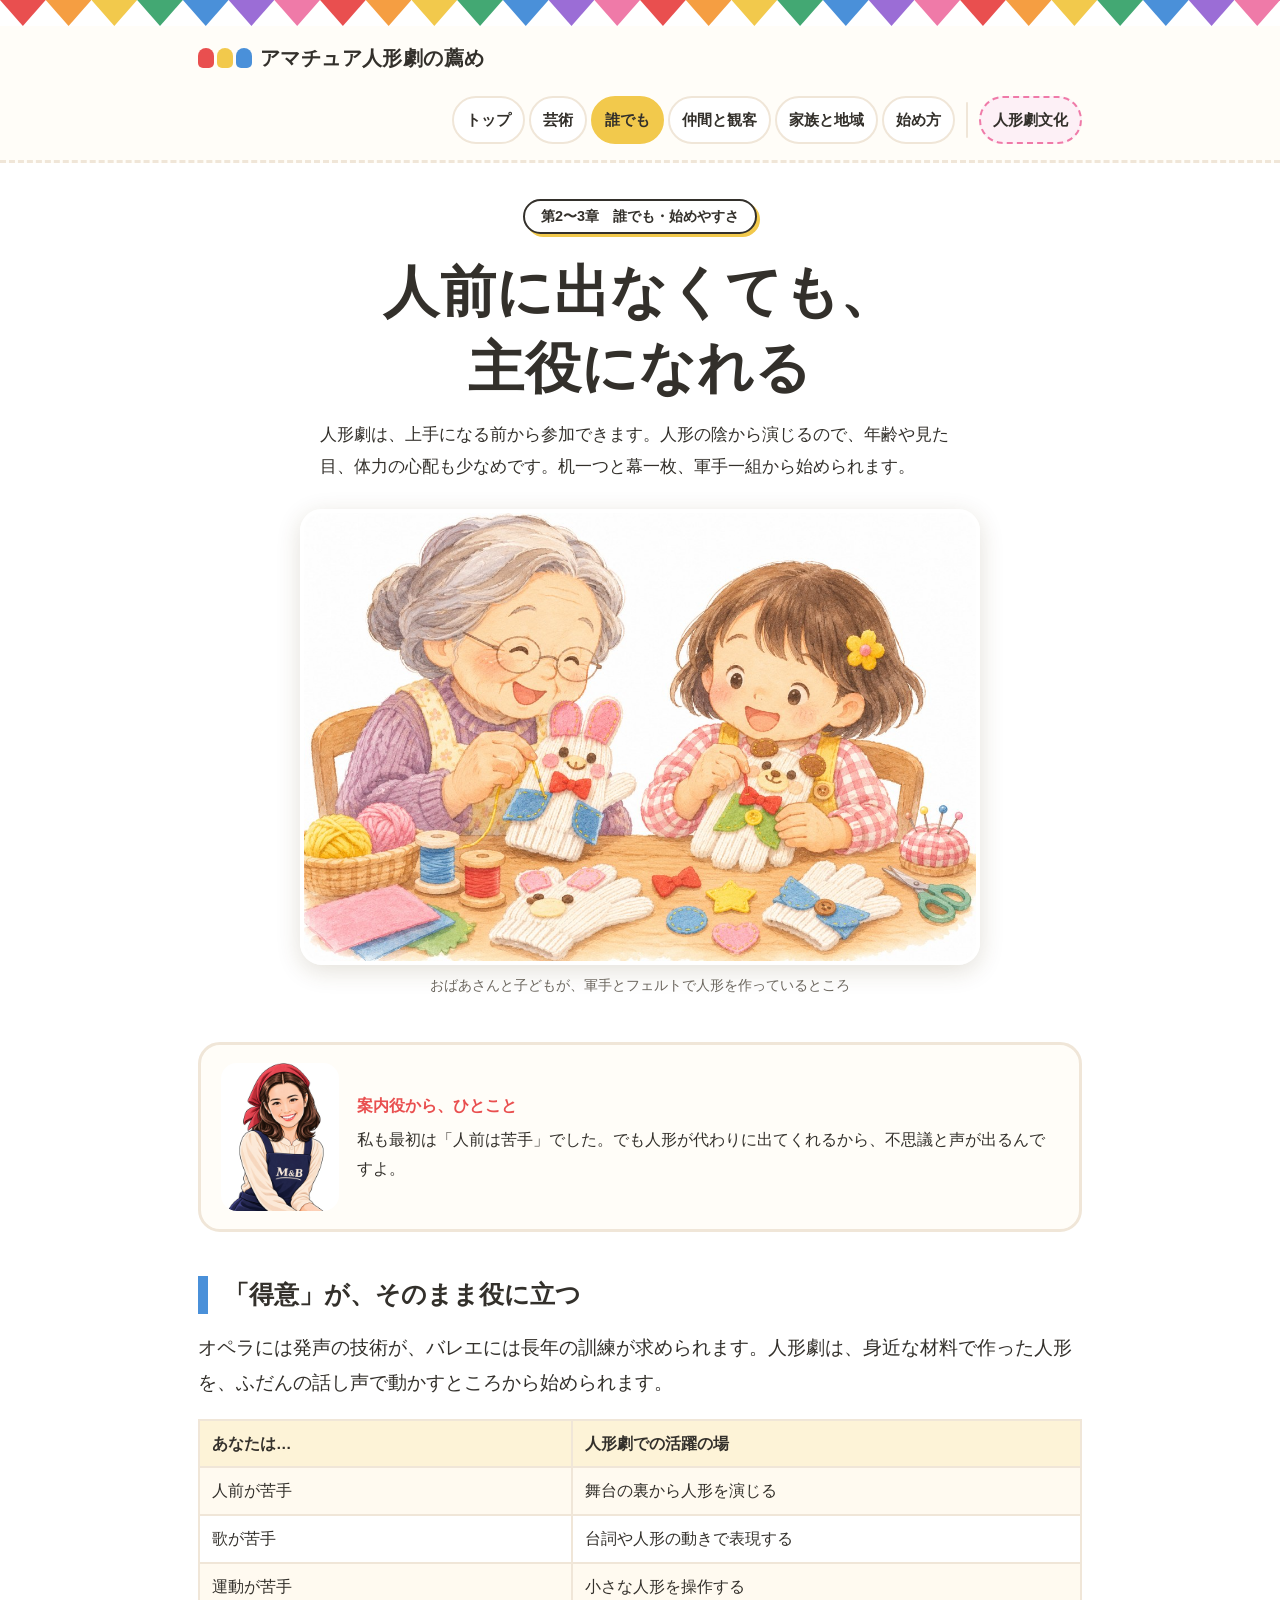
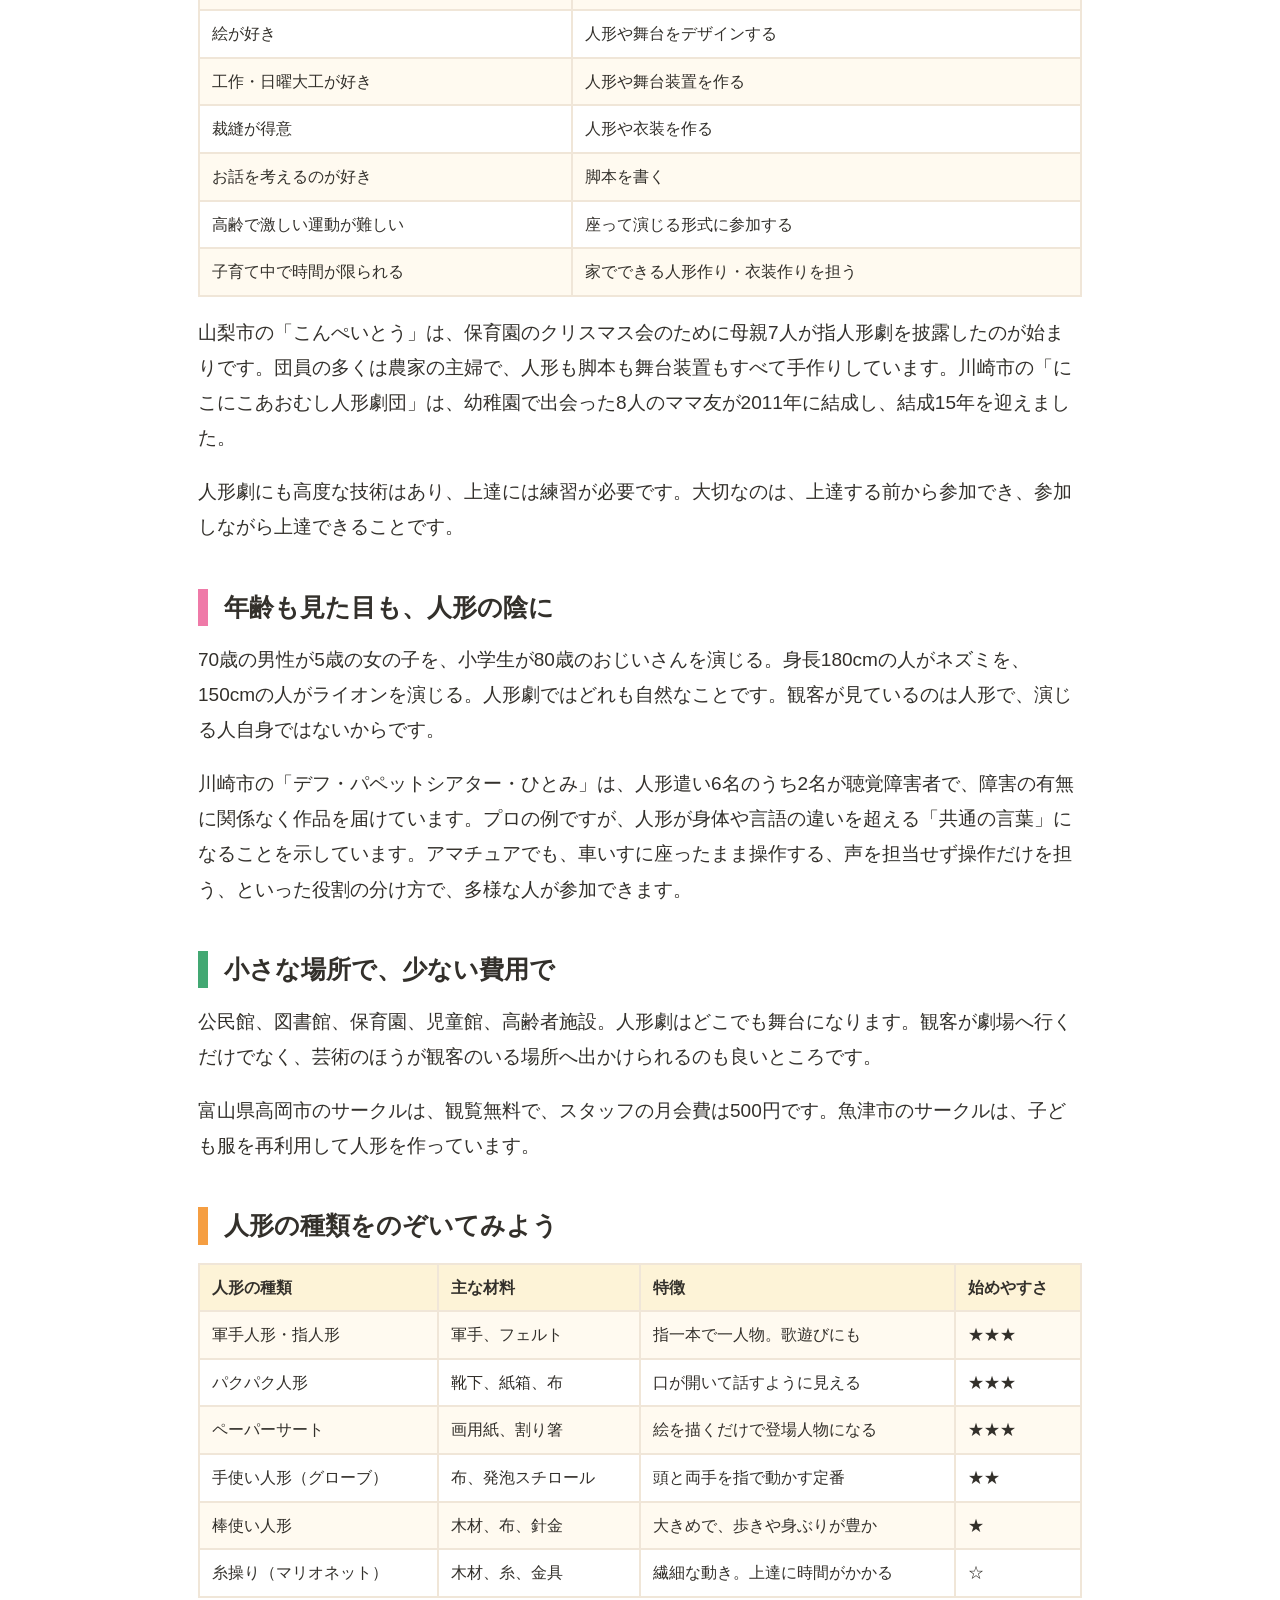
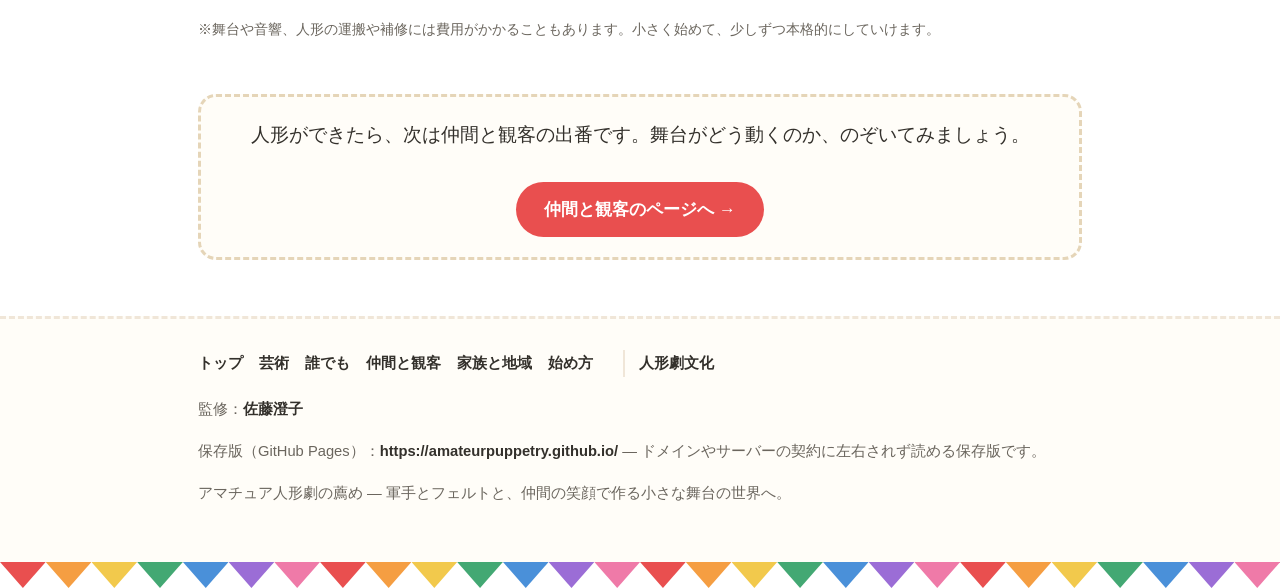
<file: anyone.html>
<!DOCTYPE html>
<html lang="ja">
<head>
<meta charset="utf-8">
<meta name="viewport" content="width=device-width, initial-scale=1">
<title>誰もが創り手になれる｜アマチュア人形劇の薦め</title>
<meta name="description" content="人前に出なくても、<br>主役になれる ― アマチュア人形劇の魅力を、芸術・参加・仲間・家族・地域の面から紹介するサイトです。">
<link rel="stylesheet" href="style.css?v=20261127b">
<script type="application/ld+json">{"@context":"https://schema.org","@type":"WebPage","url":"https://lboo.jp/mb/anyone.html","inLanguage":"ja","reviewedBy":{"@type":"Person","@id":"https://lboo.jp/mb/sumiko_sato/#sumiko-sato","name":"佐藤澄子","url":"https://lboo.jp/mb/sumiko_sato/"}}</script>
</head>
<body>
<div class="bunting" aria-hidden="true"><i></i><i></i><i></i><i></i><i></i><i></i><i></i><i></i><i></i><i></i><i></i><i></i><i></i><i></i><i></i><i></i><i></i><i></i><i></i><i></i><i></i><i></i><i></i><i></i><i></i><i></i><i></i><i></i></div>
<header class="site"><div class="site-in">
<a class="logo" href="index.html"><span class="gloves" aria-hidden="true"><i style="background:var(--red)"></i><i style="background:var(--yellow)"></i><i style="background:var(--blue)"></i></span>アマチュア人形劇の薦め</a>
<nav class="main" aria-label="メインメニュー"><ul><li><a href="index.html">トップ</a></li><li><a href="art.html">芸術</a></li><li><a href="anyone.html" aria-current="page">誰でも</a></li><li><a href="together.html">仲間と観客</a></li><li><a href="family.html">家族と地域</a></li><li><a href="start.html">始め方</a></li><li class="culture"><a href="culture/">人形劇文化</a></li></ul></nav>
</div></header>
<main>
<div class="hero">
<span class="kicker">第2〜3章　誰でも・始めやすさ</span>
<h1>人前に出なくても、<br>主役になれる</h1>
<p class="lead">人形劇は、上手になる前から参加できます。人形の陰から演じるので、年齢や見た目、体力の心配も少なめです。机一つと幕一枚、軍手一組から始められます。</p>
<figure class="hero-fig"><img src="img/illu-anyone.jpg" alt="おばあさんと子どもが、軍手とフェルトで人形を作っているところ"><figcaption>おばあさんと子どもが、軍手とフェルトで人形を作っているところ</figcaption></figure>
</div>
<div class="guide">
<img src="img/guide-woman.jpg" alt="エプロン姿の案内役の女性のイラスト">
<p><span class="who">案内役から、ひとこと</span>私も最初は「人前は苦手」でした。でも人形が代わりに出てくれるから、不思議と声が出るんですよ。</p>
</div>

<section><h2 class="c-blue">「得意」が、そのまま役に立つ</h2>
<p>オペラには発声の技術が、バレエには長年の訓練が求められます。人形劇は、身近な材料で作った人形を、ふだんの話し声で動かすところから始められます。</p>
<table><tr><th>あなたは…</th><th>人形劇での活躍の場</th></tr>
<tr><td>人前が苦手</td><td>舞台の裏から人形を演じる</td></tr>
<tr><td>歌が苦手</td><td>台詞や人形の動きで表現する</td></tr>
<tr><td>運動が苦手</td><td>小さな人形を操作する</td></tr>
<tr><td>絵が好き</td><td>人形や舞台をデザインする</td></tr>
<tr><td>工作・日曜大工が好き</td><td>人形や舞台装置を作る</td></tr>
<tr><td>裁縫が得意</td><td>人形や衣装を作る</td></tr>
<tr><td>お話を考えるのが好き</td><td>脚本を書く</td></tr>
<tr><td>高齢で激しい運動が難しい</td><td>座って演じる形式に参加する</td></tr>
<tr><td>子育て中で時間が限られる</td><td>家でできる人形作り・衣装作りを担う</td></tr></table>
<p>山梨市の「こんぺいとう」は、保育園のクリスマス会のために母親7人が指人形劇を披露したのが始まりです。団員の多くは農家の主婦で、人形も脚本も舞台装置もすべて手作りしています。川崎市の「にこにこあおむし人形劇団」は、幼稚園で出会った8人のママ友が2011年に結成し、結成15年を迎えました。</p>
<p>人形劇にも高度な技術はあり、上達には練習が必要です。大切なのは、上達する前から参加でき、参加しながら上達できることです。</p></section>
<section><h2 class="c-pink">年齢も見た目も、人形の陰に</h2>
<p>70歳の男性が5歳の女の子を、小学生が80歳のおじいさんを演じる。身長180cmの人がネズミを、150cmの人がライオンを演じる。人形劇ではどれも自然なことです。観客が見ているのは人形で、演じる人自身ではないからです。</p>
<p>川崎市の「デフ・パペットシアター・ひとみ」は、人形遣い6名のうち2名が聴覚障害者で、障害の有無に関係なく作品を届けています。プロの例ですが、人形が身体や言語の違いを超える「共通の言葉」になることを示しています。アマチュアでも、車いすに座ったまま操作する、声を担当せず操作だけを担う、といった役割の分け方で、多様な人が参加できます。</p></section>
<section><h2 class="c-green">小さな場所で、少ない費用で</h2>
<p>公民館、図書館、保育園、児童館、高齢者施設。人形劇はどこでも舞台になります。観客が劇場へ行くだけでなく、芸術のほうが観客のいる場所へ出かけられるのも良いところです。</p>
<p>富山県高岡市のサークルは、観覧無料で、スタッフの月会費は500円です。魚津市のサークルは、子ども服を再利用して人形を作っています。</p></section>
<section><h2 class="c-orange">人形の種類をのぞいてみよう</h2>
<table><tr><th>人形の種類</th><th>主な材料</th><th>特徴</th><th>始めやすさ</th></tr>
<tr><td>軍手人形・指人形</td><td>軍手、フェルト</td><td>指一本で一人物。歌遊びにも</td><td>★★★</td></tr>
<tr><td>パクパク人形</td><td>靴下、紙箱、布</td><td>口が開いて話すように見える</td><td>★★★</td></tr>
<tr><td>ペーパーサート</td><td>画用紙、割り箸</td><td>絵を描くだけで登場人物になる</td><td>★★★</td></tr>
<tr><td>手使い人形（グローブ）</td><td>布、発泡スチロール</td><td>頭と両手を指で動かす定番</td><td>★★</td></tr>
<tr><td>棒使い人形</td><td>木材、布、針金</td><td>大きめで、歩きや身ぶりが豊か</td><td>★</td></tr>
<tr><td>糸操り（マリオネット）</td><td>木材、糸、金具</td><td>繊細な動き。上達に時間がかかる</td><td>☆</td></tr></table>
<p class="note">※舞台や音響、人形の運搬や補修には費用がかかることもあります。小さく始めて、少しずつ本格的にしていけます。</p></section>

<div class="next"><p>人形ができたら、次は仲間と観客の出番です。舞台がどう動くのか、のぞいてみましょう。</p><a href="together.html">仲間と観客のページへ →</a></div>
</main>
<footer class="site"><div class="foot-in">
<nav aria-label="フッターメニュー"><ul><li><a href="index.html">トップ</a></li><li><a href="art.html">芸術</a></li><li><a href="anyone.html" aria-current="page">誰でも</a></li><li><a href="together.html">仲間と観客</a></li><li><a href="family.html">家族と地域</a></li><li><a href="start.html">始め方</a></li><li class="culture"><a href="culture/">人形劇文化</a></li></ul></nav>
<p>監修：<a href="sumiko_sato/">佐藤澄子</a></p>
<p>保存版（GitHub Pages）：<a href="https://amateurpuppetry.github.io/">https://amateurpuppetry.github.io/</a> ― ドメインやサーバーの契約に左右されず読める保存版です。</p>
<p>アマチュア人形劇の薦め ― 軍手とフェルトと、仲間の笑顔で作る小さな舞台の世界へ。</p>
</div></footer>
<div class="bunting" aria-hidden="true"><i></i><i></i><i></i><i></i><i></i><i></i><i></i><i></i><i></i><i></i><i></i><i></i><i></i><i></i><i></i><i></i><i></i><i></i><i></i><i></i><i></i><i></i><i></i><i></i><i></i><i></i><i></i><i></i></div>
</body>
</html>
</file>
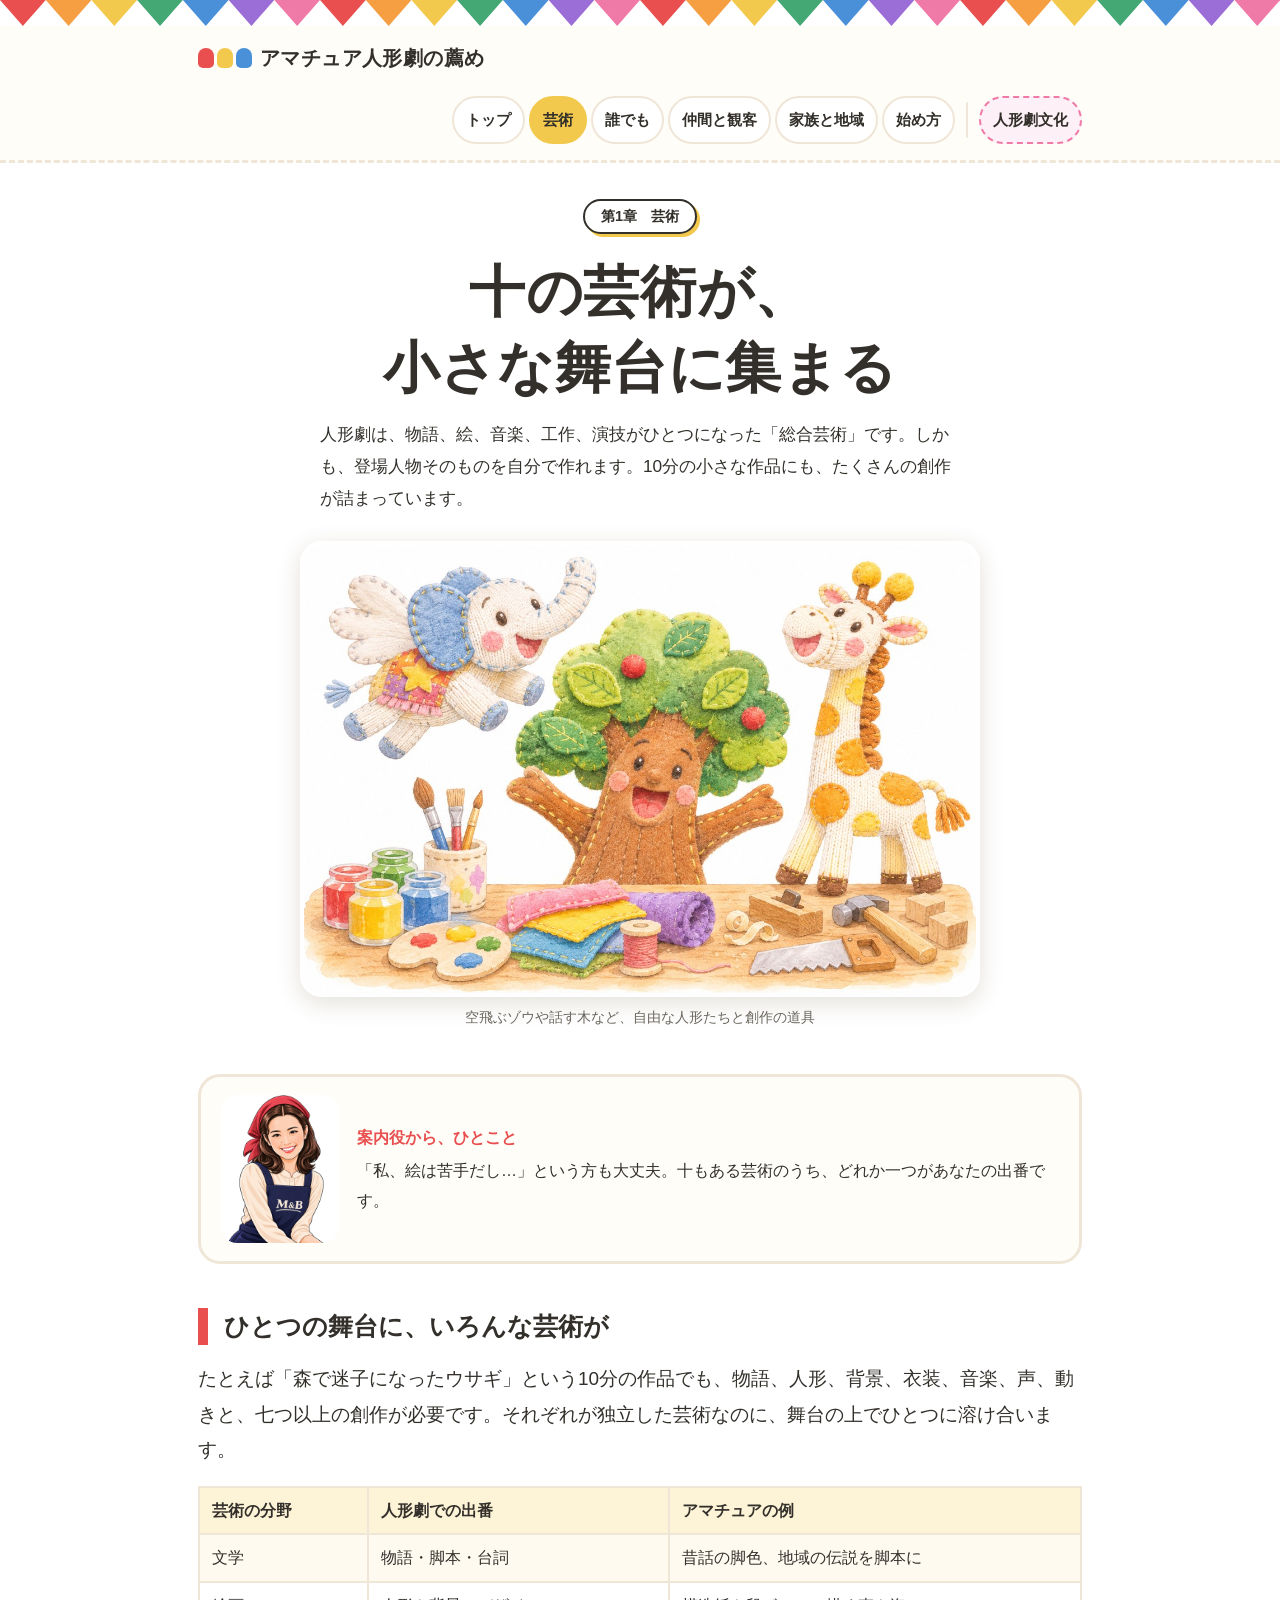
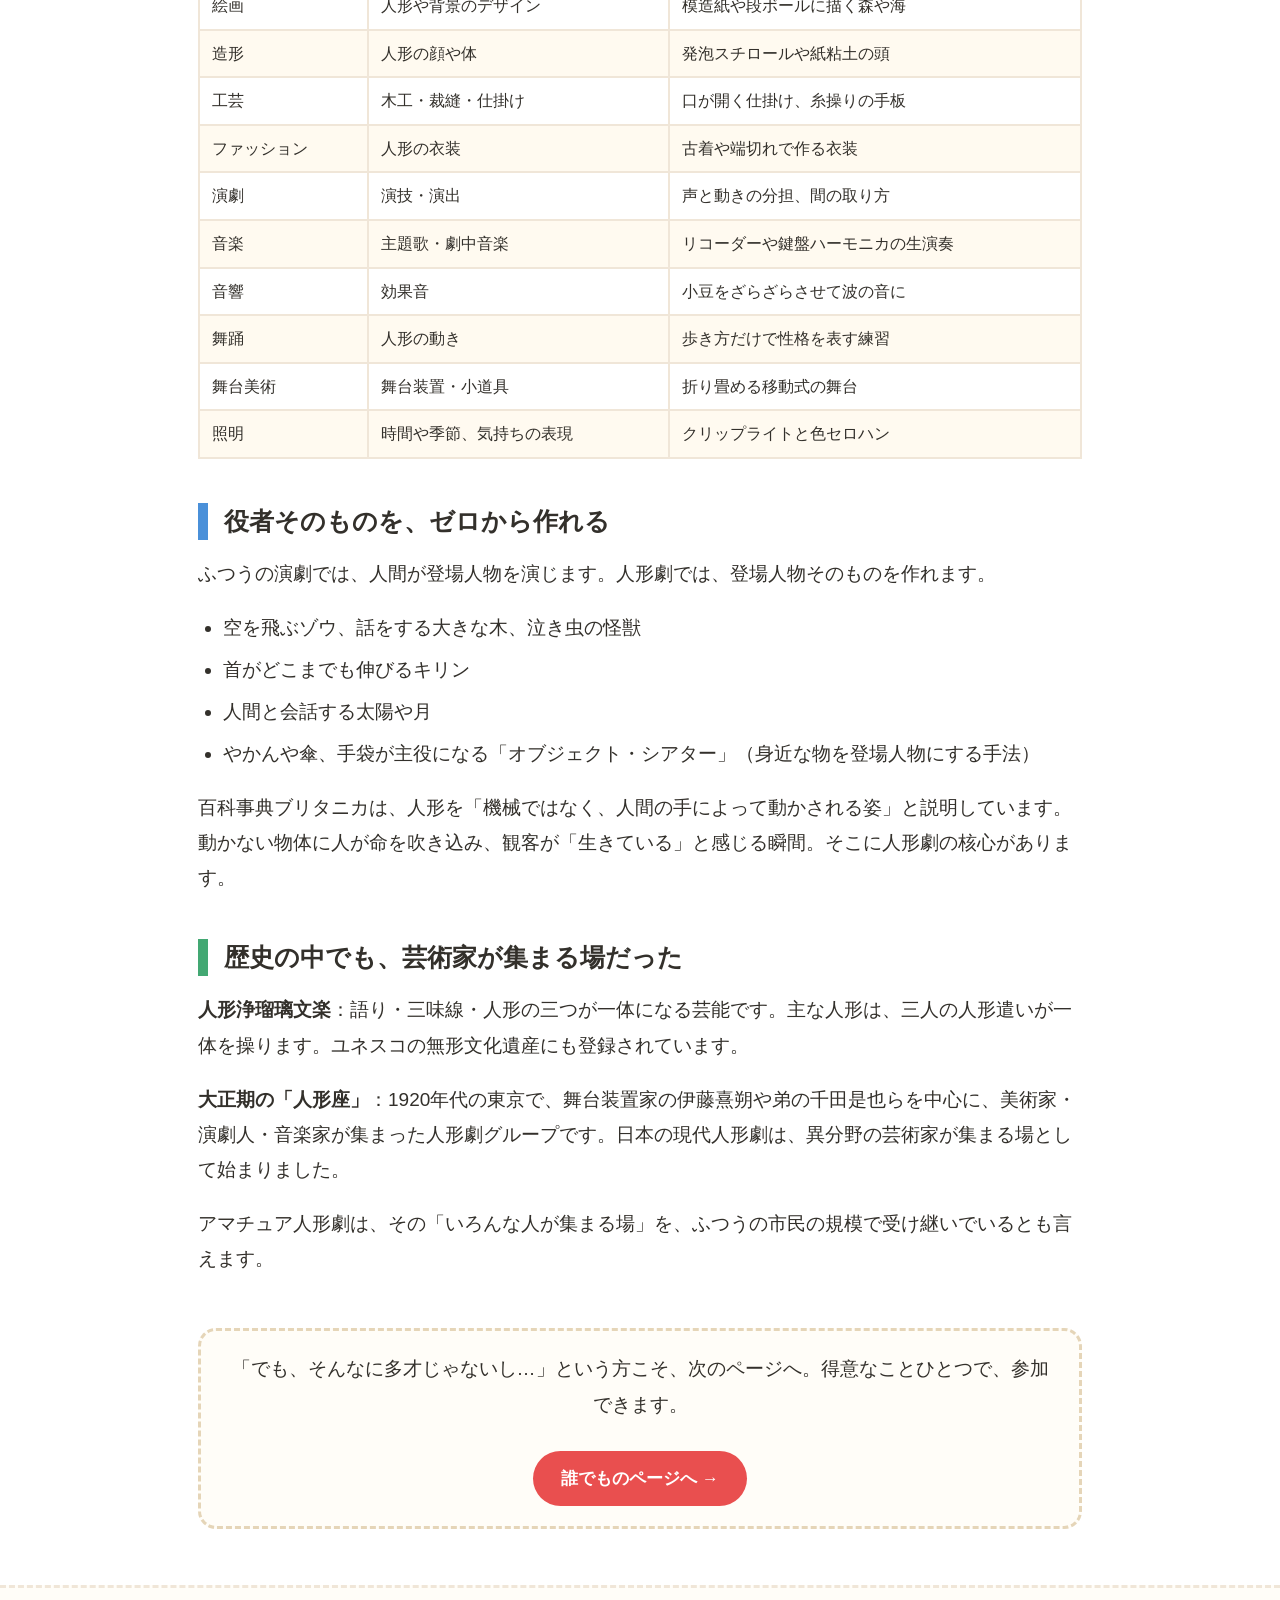
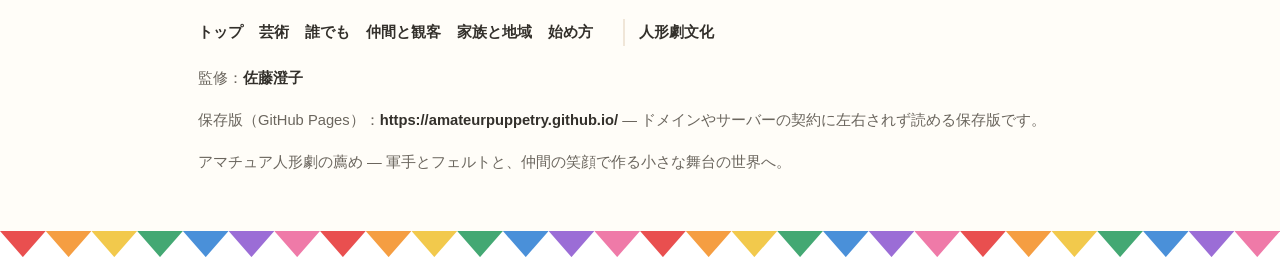
<file: art.html>
<!DOCTYPE html>
<html lang="ja">
<head>
<meta charset="utf-8">
<meta name="viewport" content="width=device-width, initial-scale=1">
<title>芸術としての人形劇｜アマチュア人形劇の薦め</title>
<meta name="description" content="十の芸術が、<br>小さな舞台に集まる ― アマチュア人形劇の魅力を、芸術・参加・仲間・家族・地域の面から紹介するサイトです。">
<link rel="stylesheet" href="style.css?v=20261127b">
<script type="application/ld+json">{"@context":"https://schema.org","@type":"WebPage","url":"https://lboo.jp/mb/art.html","inLanguage":"ja","reviewedBy":{"@type":"Person","@id":"https://lboo.jp/mb/sumiko_sato/#sumiko-sato","name":"佐藤澄子","url":"https://lboo.jp/mb/sumiko_sato/"}}</script>
</head>
<body>
<div class="bunting" aria-hidden="true"><i></i><i></i><i></i><i></i><i></i><i></i><i></i><i></i><i></i><i></i><i></i><i></i><i></i><i></i><i></i><i></i><i></i><i></i><i></i><i></i><i></i><i></i><i></i><i></i><i></i><i></i><i></i><i></i></div>
<header class="site"><div class="site-in">
<a class="logo" href="index.html"><span class="gloves" aria-hidden="true"><i style="background:var(--red)"></i><i style="background:var(--yellow)"></i><i style="background:var(--blue)"></i></span>アマチュア人形劇の薦め</a>
<nav class="main" aria-label="メインメニュー"><ul><li><a href="index.html">トップ</a></li><li><a href="art.html" aria-current="page">芸術</a></li><li><a href="anyone.html">誰でも</a></li><li><a href="together.html">仲間と観客</a></li><li><a href="family.html">家族と地域</a></li><li><a href="start.html">始め方</a></li><li class="culture"><a href="culture/">人形劇文化</a></li></ul></nav>
</div></header>
<main>
<div class="hero">
<span class="kicker">第1章　芸術</span>
<h1>十の芸術が、<br>小さな舞台に集まる</h1>
<p class="lead">人形劇は、物語、絵、音楽、工作、演技がひとつになった「総合芸術」です。しかも、登場人物そのものを自分で作れます。10分の小さな作品にも、たくさんの創作が詰まっています。</p>
<figure class="hero-fig"><img src="img/illu-art.jpg" alt="空飛ぶゾウや話す木など、自由な人形たちと創作の道具"><figcaption>空飛ぶゾウや話す木など、自由な人形たちと創作の道具</figcaption></figure>
</div>
<div class="guide">
<img src="img/guide-woman.jpg" alt="エプロン姿の案内役の女性のイラスト">
<p><span class="who">案内役から、ひとこと</span>「私、絵は苦手だし…」という方も大丈夫。十もある芸術のうち、どれか一つがあなたの出番です。</p>
</div>

<section><h2 class="c-red">ひとつの舞台に、いろんな芸術が</h2>
<p>たとえば「森で迷子になったウサギ」という10分の作品でも、物語、人形、背景、衣装、音楽、声、動きと、七つ以上の創作が必要です。それぞれが独立した芸術なのに、舞台の上でひとつに溶け合います。</p>
<table><tr><th>芸術の分野</th><th>人形劇での出番</th><th>アマチュアの例</th></tr>
<tr><td>文学</td><td>物語・脚本・台詞</td><td>昔話の脚色、地域の伝説を脚本に</td></tr>
<tr><td>絵画</td><td>人形や背景のデザイン</td><td>模造紙や段ボールに描く森や海</td></tr>
<tr><td>造形</td><td>人形の顔や体</td><td>発泡スチロールや紙粘土の頭</td></tr>
<tr><td>工芸</td><td>木工・裁縫・仕掛け</td><td>口が開く仕掛け、糸操りの手板</td></tr>
<tr><td>ファッション</td><td>人形の衣装</td><td>古着や端切れで作る衣装</td></tr>
<tr><td>演劇</td><td>演技・演出</td><td>声と動きの分担、間の取り方</td></tr>
<tr><td>音楽</td><td>主題歌・劇中音楽</td><td>リコーダーや鍵盤ハーモニカの生演奏</td></tr>
<tr><td>音響</td><td>効果音</td><td>小豆をざらざらさせて波の音に</td></tr>
<tr><td>舞踊</td><td>人形の動き</td><td>歩き方だけで性格を表す練習</td></tr>
<tr><td>舞台美術</td><td>舞台装置・小道具</td><td>折り畳める移動式の舞台</td></tr>
<tr><td>照明</td><td>時間や季節、気持ちの表現</td><td>クリップライトと色セロハン</td></tr></table></section>
<section><h2 class="c-blue">役者そのものを、ゼロから作れる</h2>
<p>ふつうの演劇では、人間が登場人物を演じます。人形劇では、登場人物そのものを作れます。</p>
<ul><li>空を飛ぶゾウ、話をする大きな木、泣き虫の怪獣</li>
<li>首がどこまでも伸びるキリン</li>
<li>人間と会話する太陽や月</li>
<li>やかんや傘、手袋が主役になる「オブジェクト・シアター」（身近な物を登場人物にする手法）</li></ul>
<p>百科事典ブリタニカは、人形を「機械ではなく、人間の手によって動かされる姿」と説明しています。動かない物体に人が命を吹き込み、観客が「生きている」と感じる瞬間。そこに人形劇の核心があります。</p></section>
<section><h2 class="c-green">歴史の中でも、芸術家が集まる場だった</h2>
<p><b>人形浄瑠璃文楽</b>：語り・三味線・人形の三つが一体になる芸能です。主な人形は、三人の人形遣いが一体を操ります。ユネスコの無形文化遺産にも登録されています。</p>
<p><b>大正期の「人形座」</b>：1920年代の東京で、舞台装置家の伊藤熹朔や弟の千田是也らを中心に、美術家・演劇人・音楽家が集まった人形劇グループです。日本の現代人形劇は、異分野の芸術家が集まる場として始まりました。</p>
<p>アマチュア人形劇は、その「いろんな人が集まる場」を、ふつうの市民の規模で受け継いでいるとも言えます。</p></section>

<div class="next"><p>「でも、そんなに多才じゃないし…」という方こそ、次のページへ。得意なことひとつで、参加できます。</p><a href="anyone.html">誰でものページへ →</a></div>
</main>
<footer class="site"><div class="foot-in">
<nav aria-label="フッターメニュー"><ul><li><a href="index.html">トップ</a></li><li><a href="art.html" aria-current="page">芸術</a></li><li><a href="anyone.html">誰でも</a></li><li><a href="together.html">仲間と観客</a></li><li><a href="family.html">家族と地域</a></li><li><a href="start.html">始め方</a></li><li class="culture"><a href="culture/">人形劇文化</a></li></ul></nav>
<p>監修：<a href="sumiko_sato/">佐藤澄子</a></p>
<p>保存版（GitHub Pages）：<a href="https://amateurpuppetry.github.io/">https://amateurpuppetry.github.io/</a> ― ドメインやサーバーの契約に左右されず読める保存版です。</p>
<p>アマチュア人形劇の薦め ― 軍手とフェルトと、仲間の笑顔で作る小さな舞台の世界へ。</p>
</div></footer>
<div class="bunting" aria-hidden="true"><i></i><i></i><i></i><i></i><i></i><i></i><i></i><i></i><i></i><i></i><i></i><i></i><i></i><i></i><i></i><i></i><i></i><i></i><i></i><i></i><i></i><i></i><i></i><i></i><i></i><i></i><i></i><i></i></div>
</body>
</html>
</file>
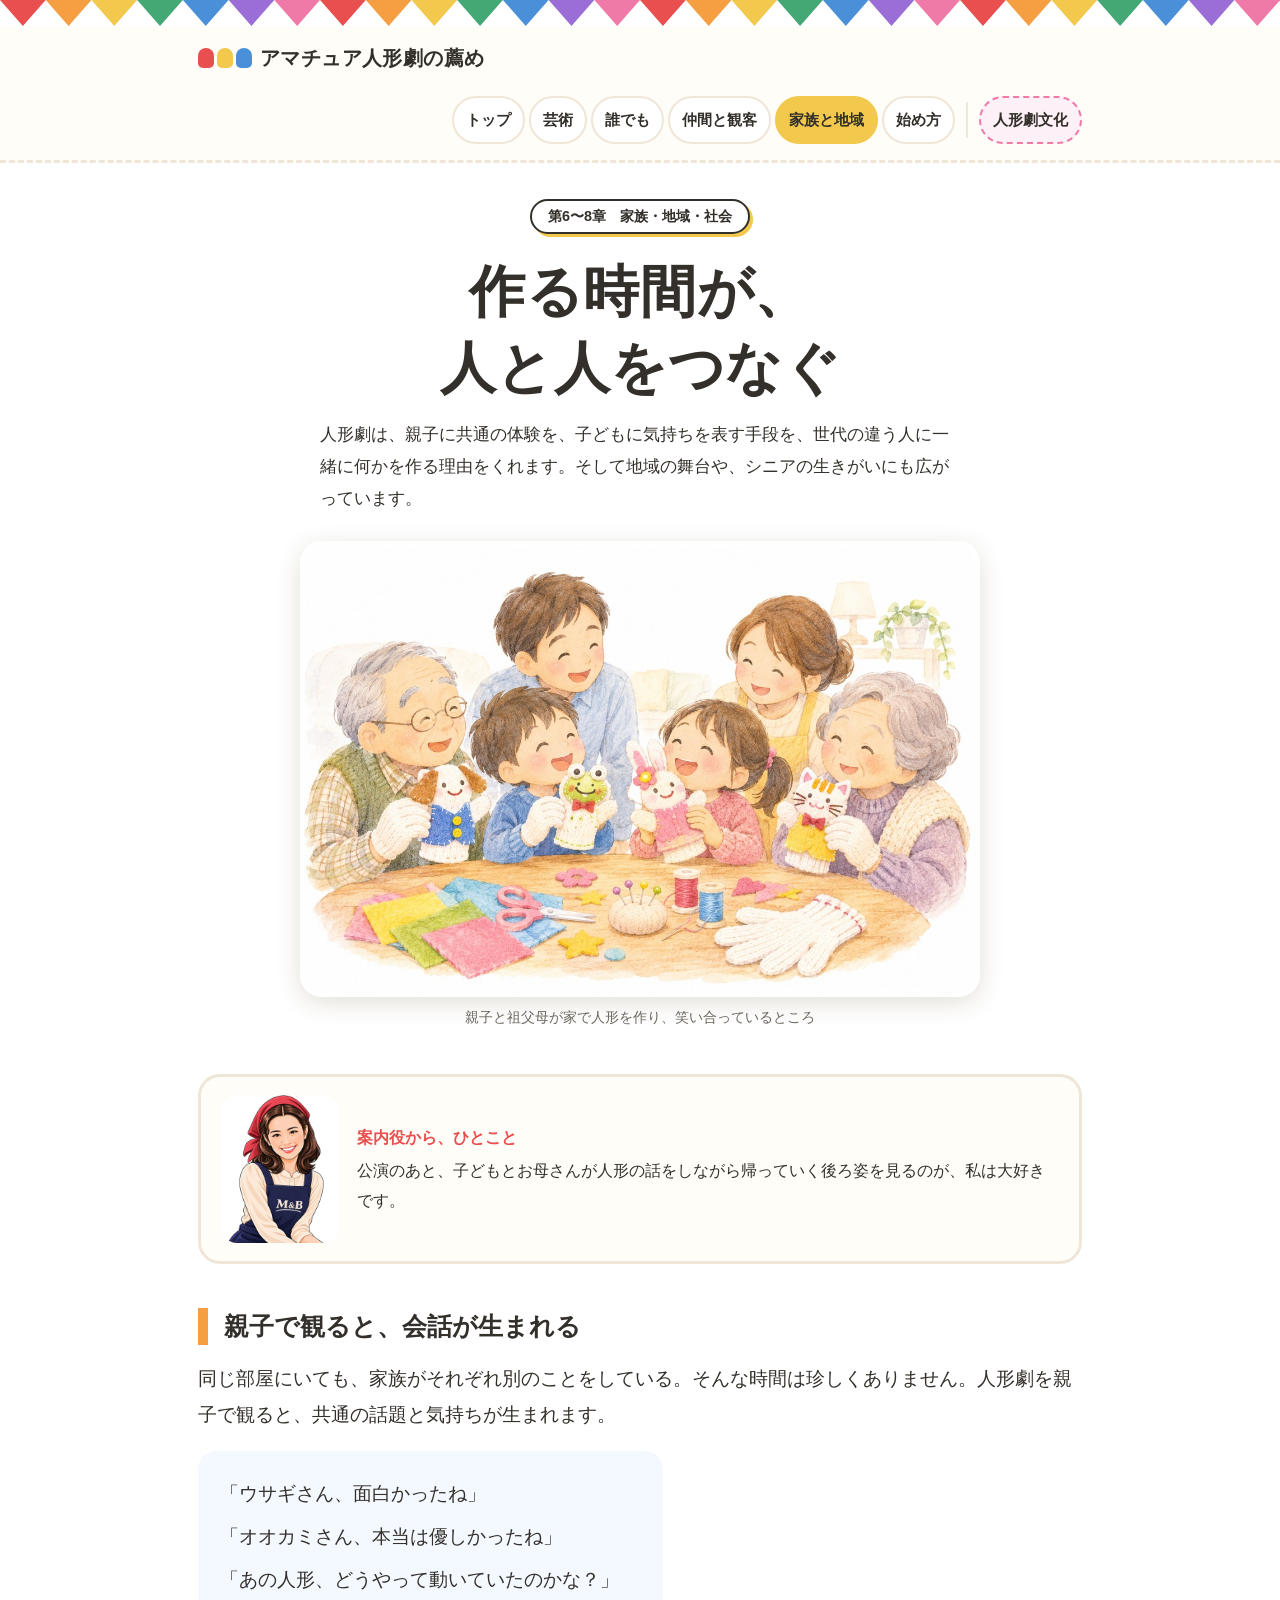
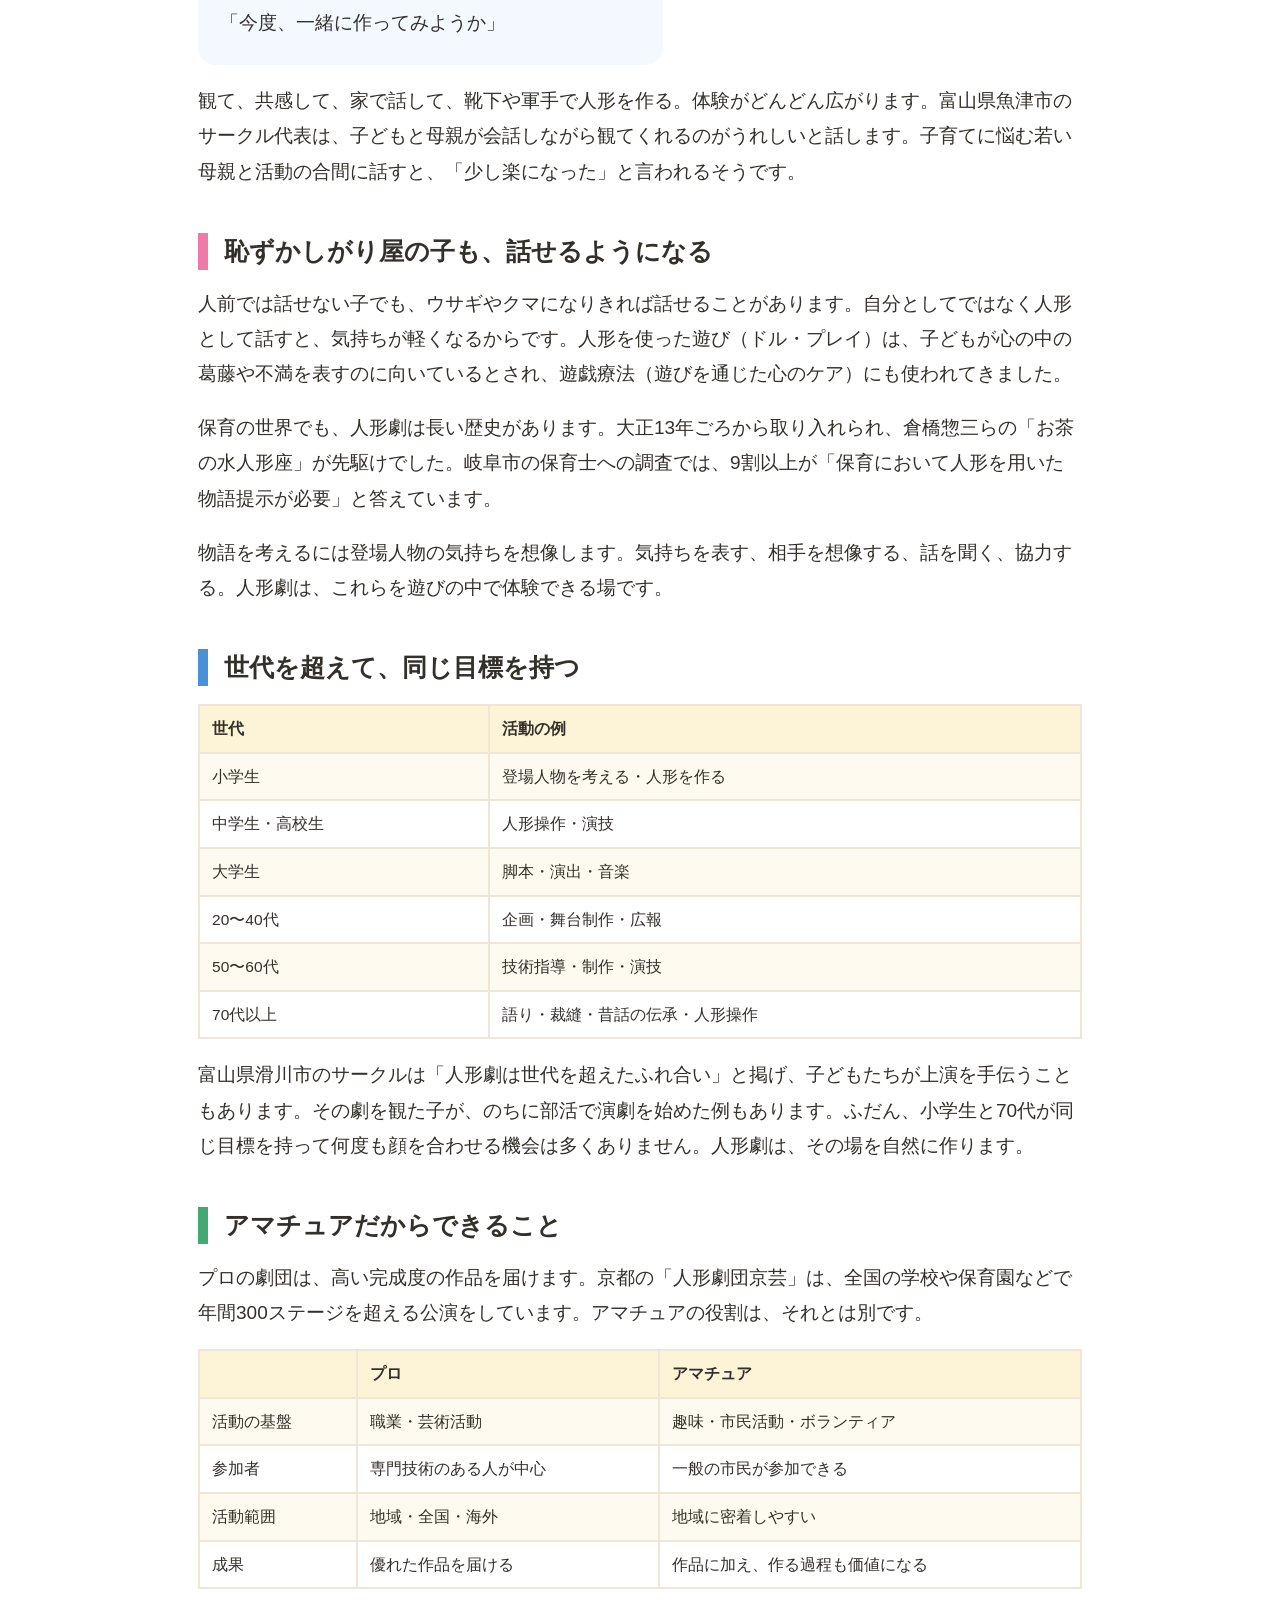
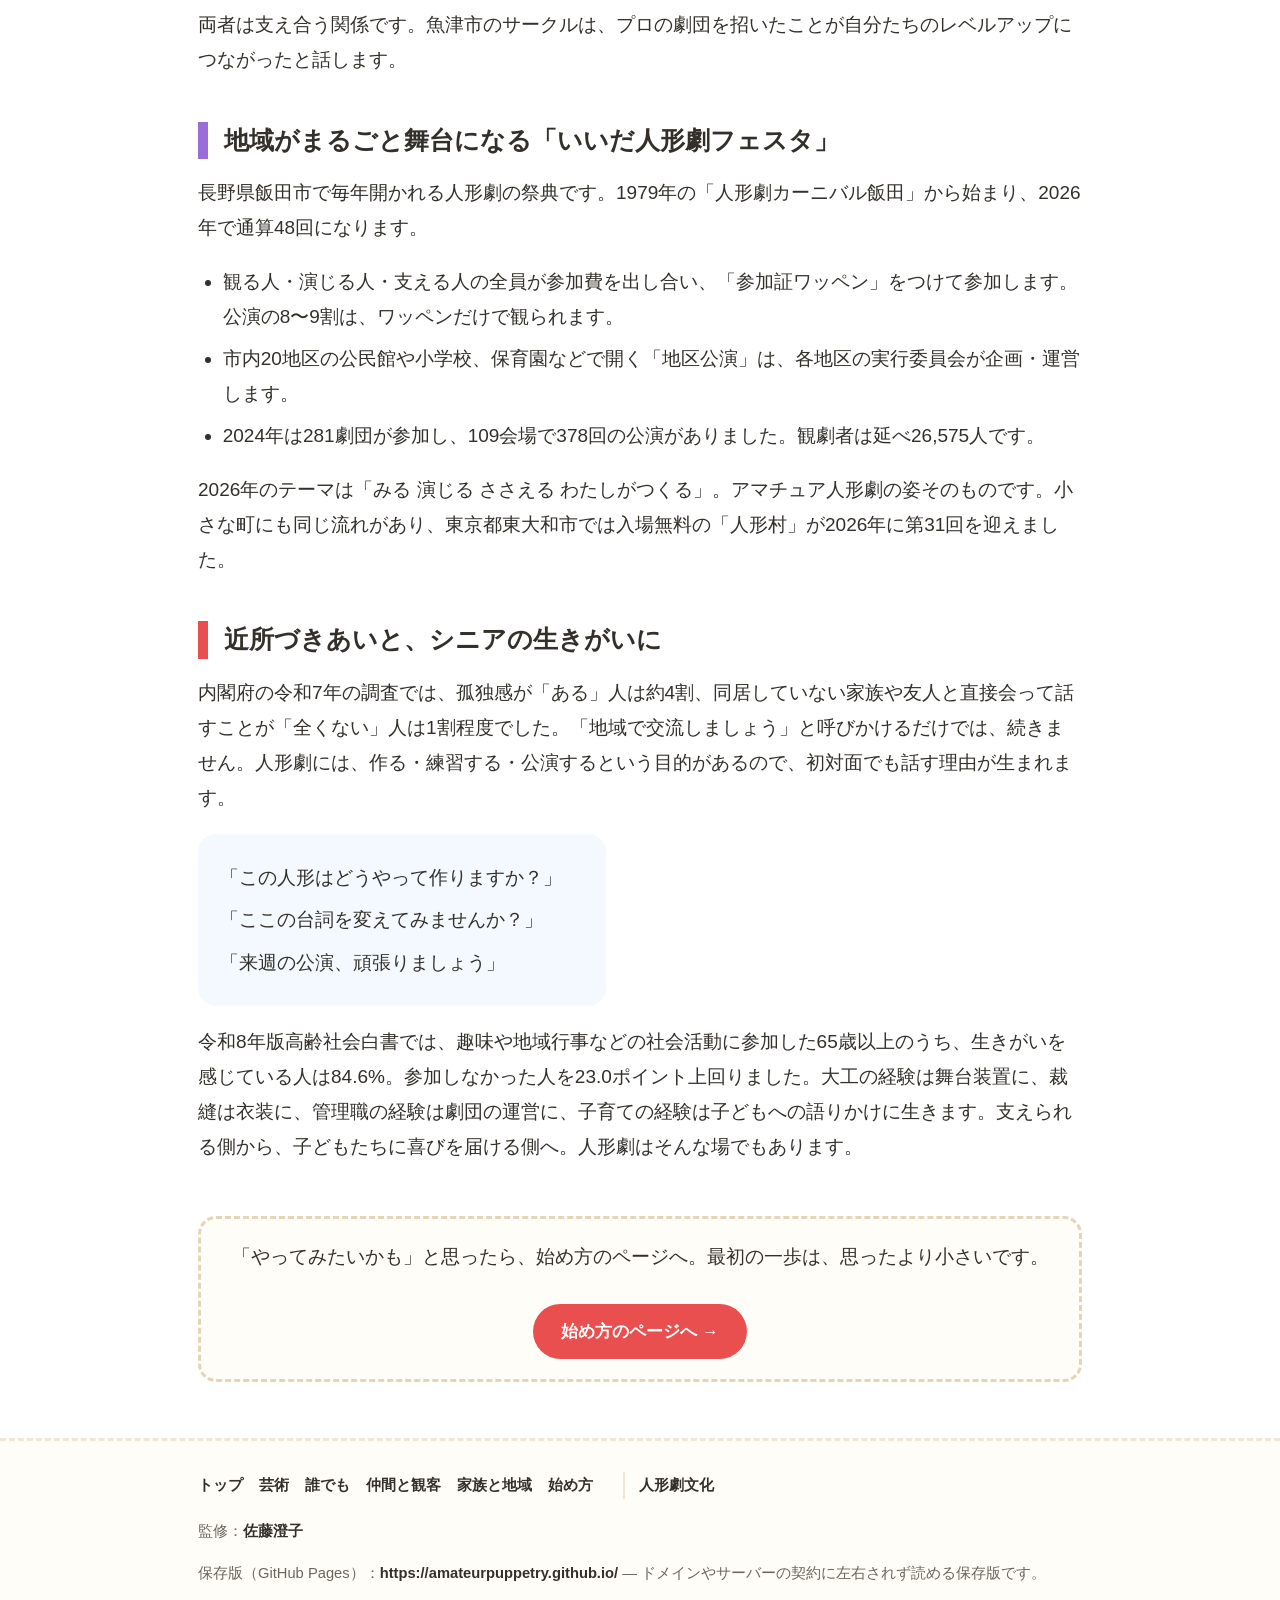
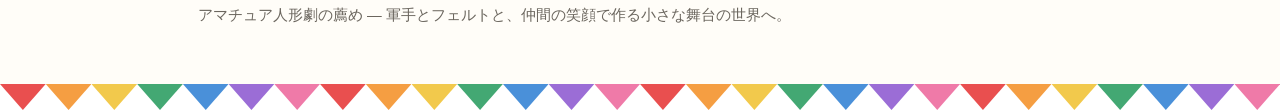
<file: family.html>
<!DOCTYPE html>
<html lang="ja">
<head>
<meta charset="utf-8">
<meta name="viewport" content="width=device-width, initial-scale=1">
<title>家族と地域をつなぐ｜アマチュア人形劇の薦め</title>
<meta name="description" content="作る時間が、<br>人と人をつなぐ ― アマチュア人形劇の魅力を、芸術・参加・仲間・家族・地域の面から紹介するサイトです。">
<link rel="stylesheet" href="style.css?v=20261127b">
<script type="application/ld+json">{"@context":"https://schema.org","@type":"WebPage","url":"https://lboo.jp/mb/family.html","inLanguage":"ja","reviewedBy":{"@type":"Person","@id":"https://lboo.jp/mb/sumiko_sato/#sumiko-sato","name":"佐藤澄子","url":"https://lboo.jp/mb/sumiko_sato/"}}</script>
</head>
<body>
<div class="bunting" aria-hidden="true"><i></i><i></i><i></i><i></i><i></i><i></i><i></i><i></i><i></i><i></i><i></i><i></i><i></i><i></i><i></i><i></i><i></i><i></i><i></i><i></i><i></i><i></i><i></i><i></i><i></i><i></i><i></i><i></i></div>
<header class="site"><div class="site-in">
<a class="logo" href="index.html"><span class="gloves" aria-hidden="true"><i style="background:var(--red)"></i><i style="background:var(--yellow)"></i><i style="background:var(--blue)"></i></span>アマチュア人形劇の薦め</a>
<nav class="main" aria-label="メインメニュー"><ul><li><a href="index.html">トップ</a></li><li><a href="art.html">芸術</a></li><li><a href="anyone.html">誰でも</a></li><li><a href="together.html">仲間と観客</a></li><li><a href="family.html" aria-current="page">家族と地域</a></li><li><a href="start.html">始め方</a></li><li class="culture"><a href="culture/">人形劇文化</a></li></ul></nav>
</div></header>
<main>
<div class="hero">
<span class="kicker">第6〜8章　家族・地域・社会</span>
<h1>作る時間が、<br>人と人をつなぐ</h1>
<p class="lead">人形劇は、親子に共通の体験を、子どもに気持ちを表す手段を、世代の違う人に一緒に何かを作る理由をくれます。そして地域の舞台や、シニアの生きがいにも広がっています。</p>
<figure class="hero-fig"><img src="img/illu-family.jpg" alt="親子と祖父母が家で人形を作り、笑い合っているところ"><figcaption>親子と祖父母が家で人形を作り、笑い合っているところ</figcaption></figure>
</div>
<div class="guide">
<img src="img/guide-woman.jpg" alt="エプロン姿の案内役の女性のイラスト">
<p><span class="who">案内役から、ひとこと</span>公演のあと、子どもとお母さんが人形の話をしながら帰っていく後ろ姿を見るのが、私は大好きです。</p>
</div>

<section><h2 class="c-orange">親子で観ると、会話が生まれる</h2>
<p>同じ部屋にいても、家族がそれぞれ別のことをしている。そんな時間は珍しくありません。人形劇を親子で観ると、共通の話題と気持ちが生まれます。</p>
<div class="dialogue"><p>「ウサギさん、面白かったね」</p><p>「オオカミさん、本当は優しかったね」</p><p>「あの人形、どうやって動いていたのかな？」</p><p>「今度、一緒に作ってみようか」</p></div>
<p>観て、共感して、家で話して、靴下や軍手で人形を作る。体験がどんどん広がります。富山県魚津市のサークル代表は、子どもと母親が会話しながら観てくれるのがうれしいと話します。子育てに悩む若い母親と活動の合間に話すと、「少し楽になった」と言われるそうです。</p></section>
<section><h2 class="c-pink">恥ずかしがり屋の子も、話せるようになる</h2>
<p>人前では話せない子でも、ウサギやクマになりきれば話せることがあります。自分としてではなく人形として話すと、気持ちが軽くなるからです。人形を使った遊び（ドル・プレイ）は、子どもが心の中の葛藤や不満を表すのに向いているとされ、遊戯療法（遊びを通じた心のケア）にも使われてきました。</p>
<p>保育の世界でも、人形劇は長い歴史があります。大正13年ごろから取り入れられ、倉橋惣三らの「お茶の水人形座」が先駆けでした。岐阜市の保育士への調査では、9割以上が「保育において人形を用いた物語提示が必要」と答えています。</p>
<p>物語を考えるには登場人物の気持ちを想像します。気持ちを表す、相手を想像する、話を聞く、協力する。人形劇は、これらを遊びの中で体験できる場です。</p></section>
<section><h2 class="c-blue">世代を超えて、同じ目標を持つ</h2>
<table><tr><th>世代</th><th>活動の例</th></tr>
<tr><td>小学生</td><td>登場人物を考える・人形を作る</td></tr>
<tr><td>中学生・高校生</td><td>人形操作・演技</td></tr>
<tr><td>大学生</td><td>脚本・演出・音楽</td></tr>
<tr><td>20〜40代</td><td>企画・舞台制作・広報</td></tr>
<tr><td>50〜60代</td><td>技術指導・制作・演技</td></tr>
<tr><td>70代以上</td><td>語り・裁縫・昔話の伝承・人形操作</td></tr></table>
<p>富山県滑川市のサークルは「人形劇は世代を超えたふれ合い」と掲げ、子どもたちが上演を手伝うこともあります。その劇を観た子が、のちに部活で演劇を始めた例もあります。ふだん、小学生と70代が同じ目標を持って何度も顔を合わせる機会は多くありません。人形劇は、その場を自然に作ります。</p></section>
<section><h2 class="c-green">アマチュアだからできること</h2>
<p>プロの劇団は、高い完成度の作品を届けます。京都の「人形劇団京芸」は、全国の学校や保育園などで年間300ステージを超える公演をしています。アマチュアの役割は、それとは別です。</p>
<table><tr><th></th><th>プロ</th><th>アマチュア</th></tr>
<tr><td>活動の基盤</td><td>職業・芸術活動</td><td>趣味・市民活動・ボランティア</td></tr>
<tr><td>参加者</td><td>専門技術のある人が中心</td><td>一般の市民が参加できる</td></tr>
<tr><td>活動範囲</td><td>地域・全国・海外</td><td>地域に密着しやすい</td></tr>
<tr><td>成果</td><td>優れた作品を届ける</td><td>作品に加え、作る過程も価値になる</td></tr></table>
<p>両者は支え合う関係です。魚津市のサークルは、プロの劇団を招いたことが自分たちのレベルアップにつながったと話します。</p></section>
<section><h2 class="c-purple">地域がまるごと舞台になる「いいだ人形劇フェスタ」</h2>
<p>長野県飯田市で毎年開かれる人形劇の祭典です。1979年の「人形劇カーニバル飯田」から始まり、2026年で通算48回になります。</p>
<ul><li>観る人・演じる人・支える人の全員が参加費を出し合い、「参加証ワッペン」をつけて参加します。公演の8〜9割は、ワッペンだけで観られます。</li>
<li>市内20地区の公民館や小学校、保育園などで開く「地区公演」は、各地区の実行委員会が企画・運営します。</li>
<li>2024年は281劇団が参加し、109会場で378回の公演がありました。観劇者は延べ26,575人です。</li></ul>
<p>2026年のテーマは「みる 演じる ささえる わたしがつくる」。アマチュア人形劇の姿そのものです。小さな町にも同じ流れがあり、東京都東大和市では入場無料の「人形村」が2026年に第31回を迎えました。</p></section>
<section><h2 class="c-red">近所づきあいと、シニアの生きがいに</h2>
<p>内閣府の令和7年の調査では、孤独感が「ある」人は約4割、同居していない家族や友人と直接会って話すことが「全くない」人は1割程度でした。「地域で交流しましょう」と呼びかけるだけでは、続きません。人形劇には、作る・練習する・公演するという目的があるので、初対面でも話す理由が生まれます。</p>
<div class="dialogue"><p>「この人形はどうやって作りますか？」</p><p>「ここの台詞を変えてみませんか？」</p><p>「来週の公演、頑張りましょう」</p></div>
<p>令和8年版高齢社会白書では、趣味や地域行事などの社会活動に参加した65歳以上のうち、生きがいを感じている人は84.6%。参加しなかった人を23.0ポイント上回りました。大工の経験は舞台装置に、裁縫は衣装に、管理職の経験は劇団の運営に、子育ての経験は子どもへの語りかけに生きます。支えられる側から、子どもたちに喜びを届ける側へ。人形劇はそんな場でもあります。</p></section>

<div class="next"><p>「やってみたいかも」と思ったら、始め方のページへ。最初の一歩は、思ったより小さいです。</p><a href="start.html">始め方のページへ →</a></div>
</main>
<footer class="site"><div class="foot-in">
<nav aria-label="フッターメニュー"><ul><li><a href="index.html">トップ</a></li><li><a href="art.html">芸術</a></li><li><a href="anyone.html">誰でも</a></li><li><a href="together.html">仲間と観客</a></li><li><a href="family.html" aria-current="page">家族と地域</a></li><li><a href="start.html">始め方</a></li><li class="culture"><a href="culture/">人形劇文化</a></li></ul></nav>
<p>監修：<a href="sumiko_sato/">佐藤澄子</a></p>
<p>保存版（GitHub Pages）：<a href="https://amateurpuppetry.github.io/">https://amateurpuppetry.github.io/</a> ― ドメインやサーバーの契約に左右されず読める保存版です。</p>
<p>アマチュア人形劇の薦め ― 軍手とフェルトと、仲間の笑顔で作る小さな舞台の世界へ。</p>
</div></footer>
<div class="bunting" aria-hidden="true"><i></i><i></i><i></i><i></i><i></i><i></i><i></i><i></i><i></i><i></i><i></i><i></i><i></i><i></i><i></i><i></i><i></i><i></i><i></i><i></i><i></i><i></i><i></i><i></i><i></i><i></i><i></i><i></i></div>
</body>
</html>
</file>
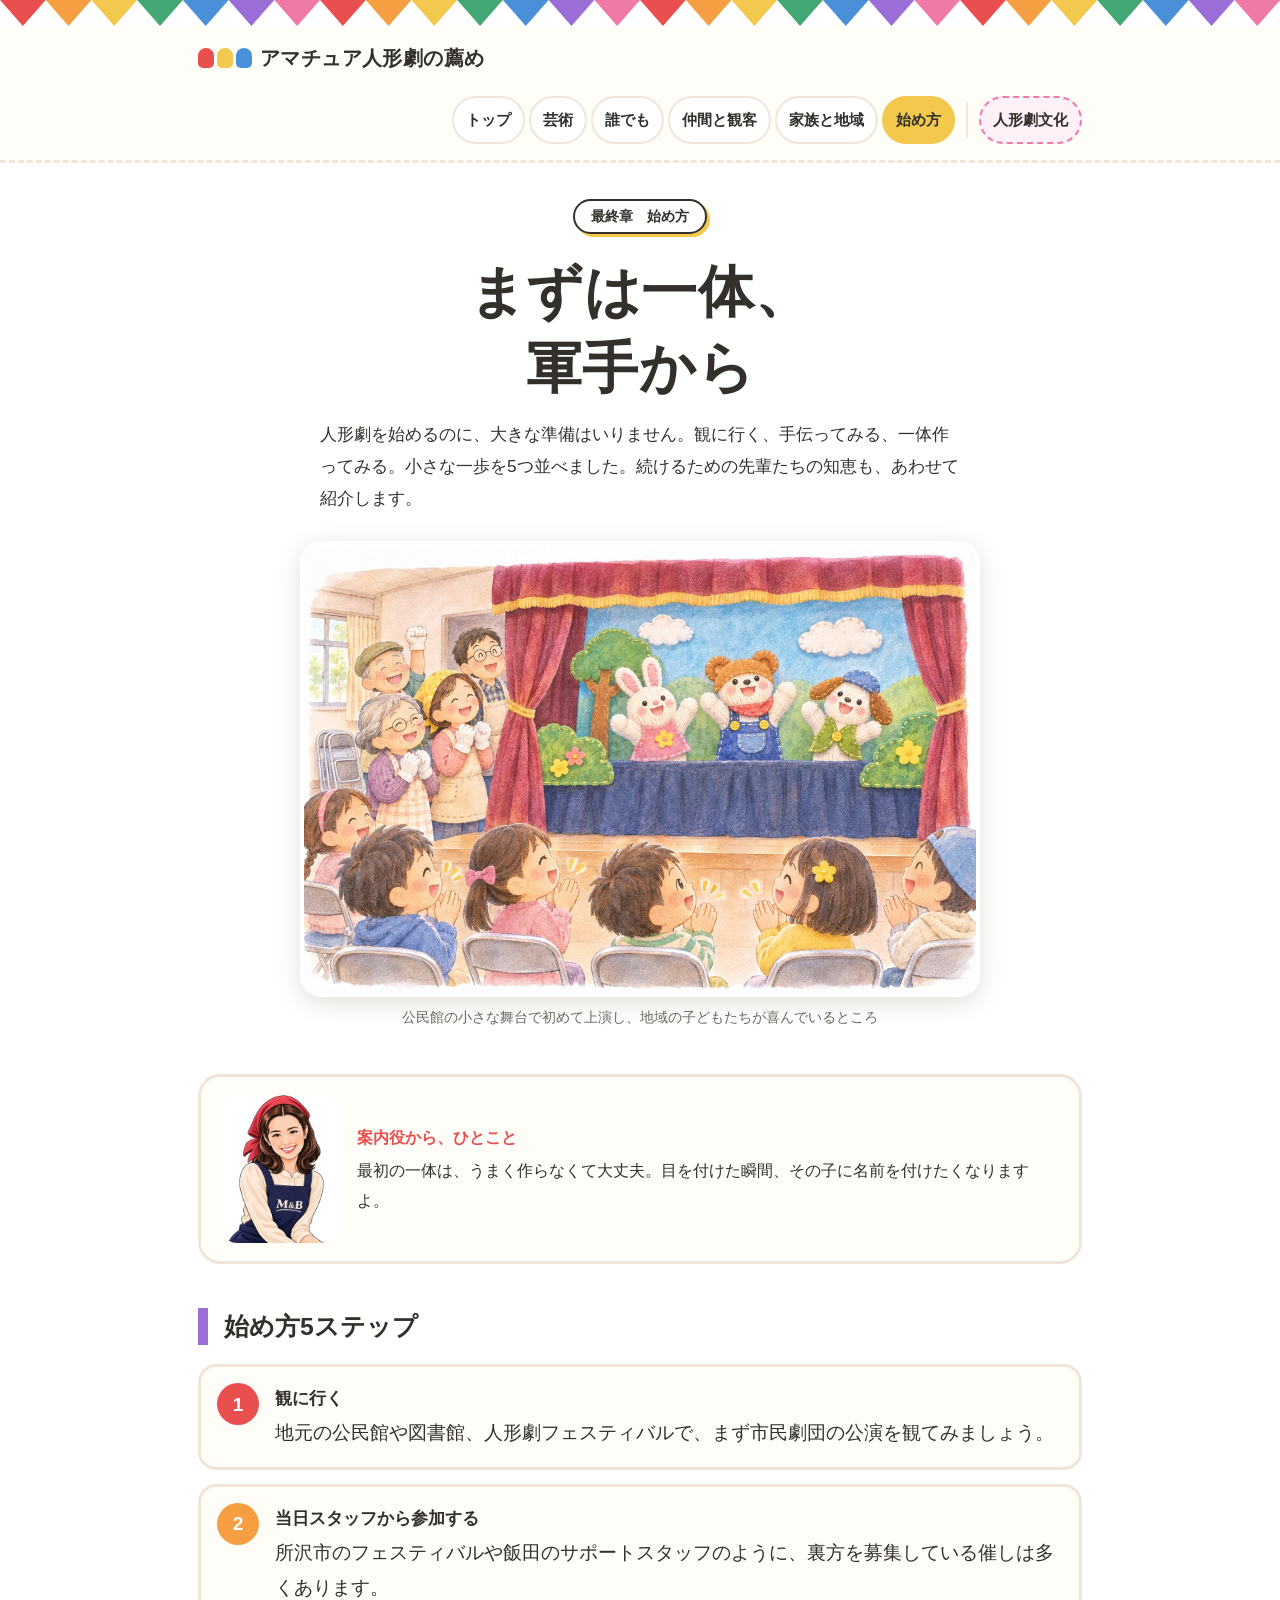
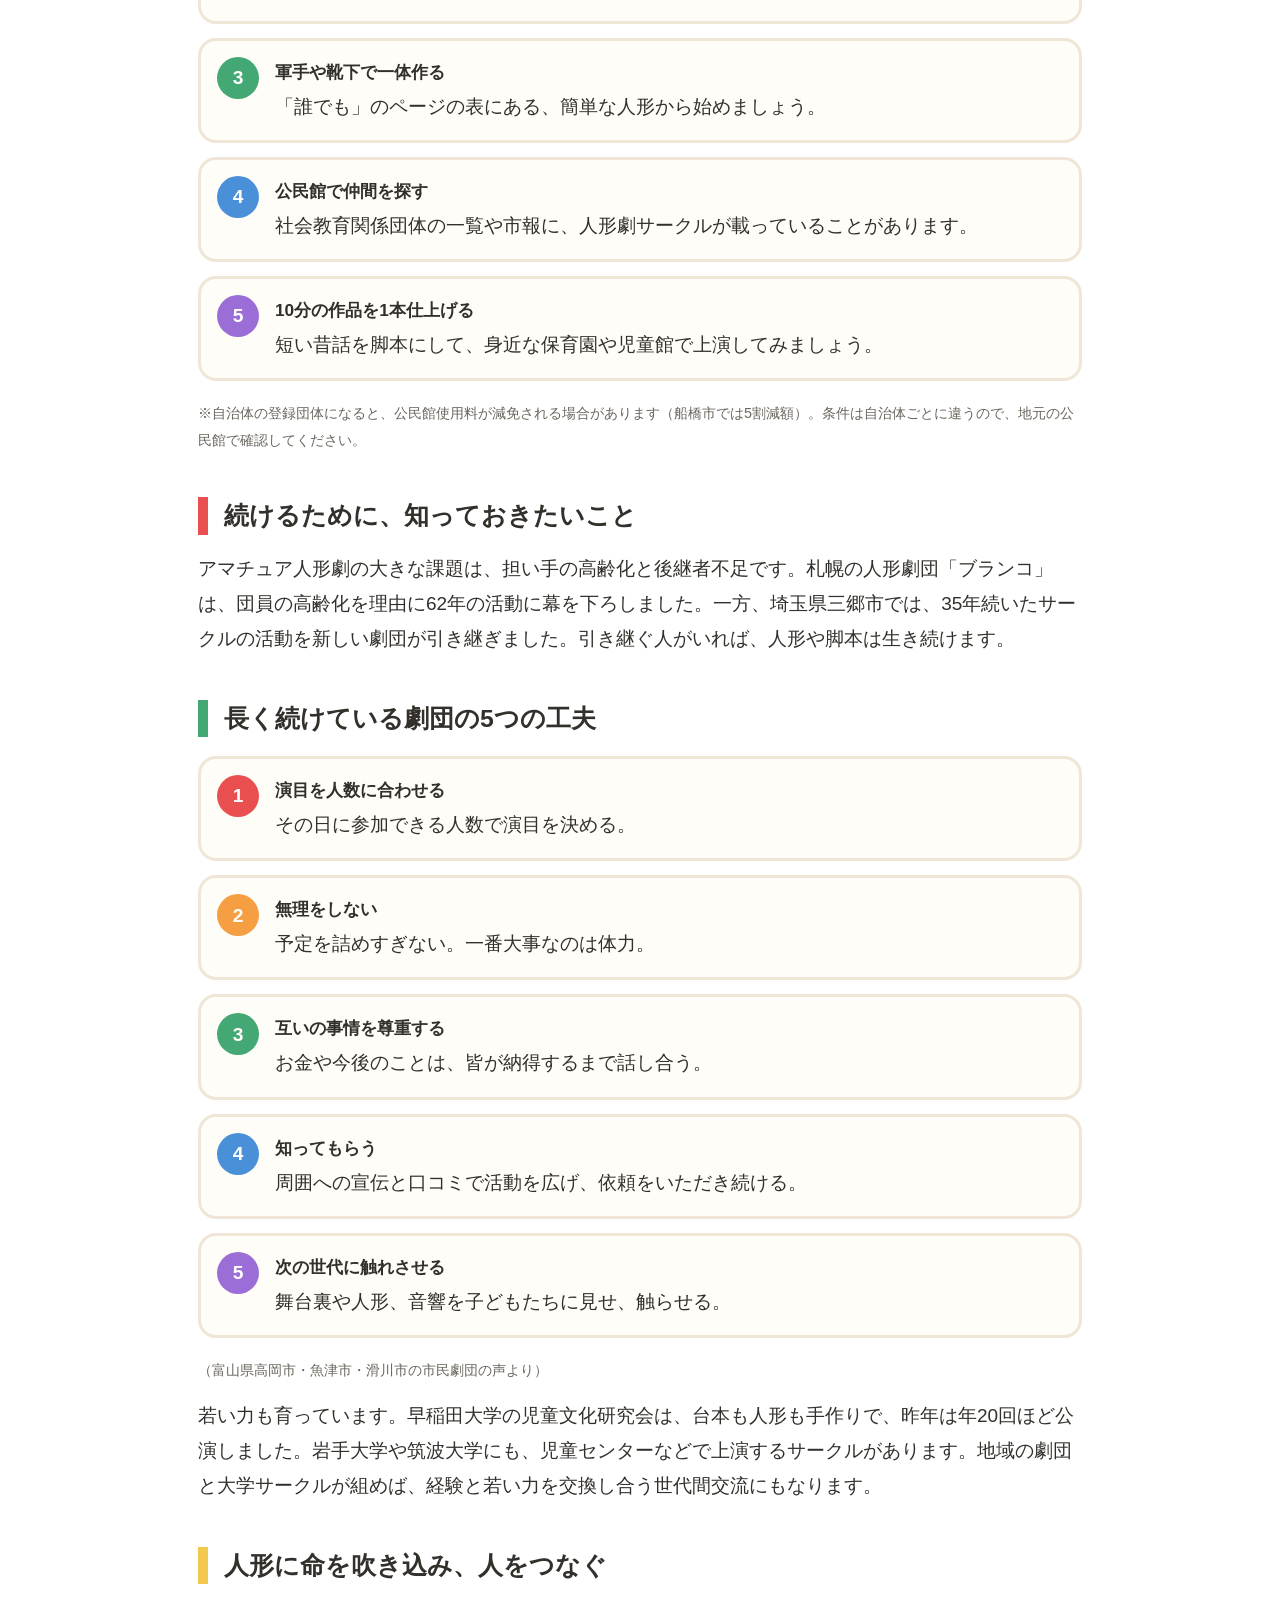
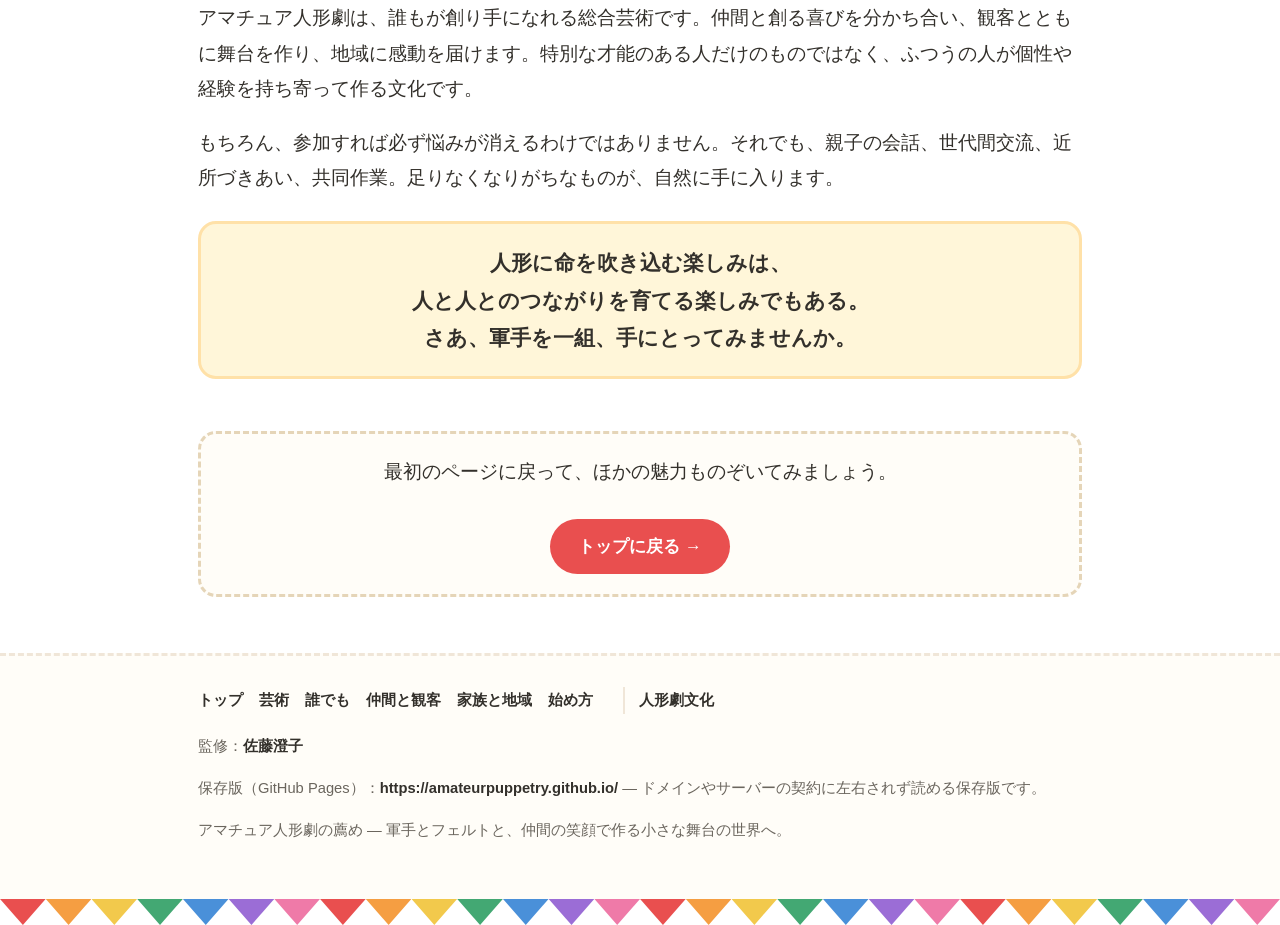
<file: start.html>
<!DOCTYPE html>
<html lang="ja">
<head>
<meta charset="utf-8">
<meta name="viewport" content="width=device-width, initial-scale=1">
<title>始め方と続ける工夫｜アマチュア人形劇の薦め</title>
<meta name="description" content="まずは一体、<br>軍手から ― アマチュア人形劇の魅力を、芸術・参加・仲間・家族・地域の面から紹介するサイトです。">
<link rel="stylesheet" href="style.css?v=20261127b">
<script type="application/ld+json">{"@context":"https://schema.org","@type":"WebPage","url":"https://lboo.jp/mb/start.html","inLanguage":"ja","reviewedBy":{"@type":"Person","@id":"https://lboo.jp/mb/sumiko_sato/#sumiko-sato","name":"佐藤澄子","url":"https://lboo.jp/mb/sumiko_sato/"}}</script>
</head>
<body>
<div class="bunting" aria-hidden="true"><i></i><i></i><i></i><i></i><i></i><i></i><i></i><i></i><i></i><i></i><i></i><i></i><i></i><i></i><i></i><i></i><i></i><i></i><i></i><i></i><i></i><i></i><i></i><i></i><i></i><i></i><i></i><i></i></div>
<header class="site"><div class="site-in">
<a class="logo" href="index.html"><span class="gloves" aria-hidden="true"><i style="background:var(--red)"></i><i style="background:var(--yellow)"></i><i style="background:var(--blue)"></i></span>アマチュア人形劇の薦め</a>
<nav class="main" aria-label="メインメニュー"><ul><li><a href="index.html">トップ</a></li><li><a href="art.html">芸術</a></li><li><a href="anyone.html">誰でも</a></li><li><a href="together.html">仲間と観客</a></li><li><a href="family.html">家族と地域</a></li><li><a href="start.html" aria-current="page">始め方</a></li><li class="culture"><a href="culture/">人形劇文化</a></li></ul></nav>
</div></header>
<main>
<div class="hero">
<span class="kicker">最終章　始め方</span>
<h1>まずは一体、<br>軍手から</h1>
<p class="lead">人形劇を始めるのに、大きな準備はいりません。観に行く、手伝ってみる、一体作ってみる。小さな一歩を5つ並べました。続けるための先輩たちの知恵も、あわせて紹介します。</p>
<figure class="hero-fig"><img src="img/illu-start.jpg" alt="公民館の小さな舞台で初めて上演し、地域の子どもたちが喜んでいるところ"><figcaption>公民館の小さな舞台で初めて上演し、地域の子どもたちが喜んでいるところ</figcaption></figure>
</div>
<div class="guide">
<img src="img/guide-woman.jpg" alt="エプロン姿の案内役の女性のイラスト">
<p><span class="who">案内役から、ひとこと</span>最初の一体は、うまく作らなくて大丈夫。目を付けた瞬間、その子に名前を付けたくなりますよ。</p>
</div>

<section><h2 class="c-purple">始め方5ステップ</h2>
<ol class="steps">
<li><b>観に行く</b>地元の公民館や図書館、人形劇フェスティバルで、まず市民劇団の公演を観てみましょう。</li>
<li><b>当日スタッフから参加する</b>所沢市のフェスティバルや飯田のサポートスタッフのように、裏方を募集している催しは多くあります。</li>
<li><b>軍手や靴下で一体作る</b>「誰でも」のページの表にある、簡単な人形から始めましょう。</li>
<li><b>公民館で仲間を探す</b>社会教育関係団体の一覧や市報に、人形劇サークルが載っていることがあります。</li>
<li><b>10分の作品を1本仕上げる</b>短い昔話を脚本にして、身近な保育園や児童館で上演してみましょう。</li>
</ol>
<p class="note">※自治体の登録団体になると、公民館使用料が減免される場合があります（船橋市では5割減額）。条件は自治体ごとに違うので、地元の公民館で確認してください。</p></section>
<section><h2 class="c-red">続けるために、知っておきたいこと</h2>
<p>アマチュア人形劇の大きな課題は、担い手の高齢化と後継者不足です。札幌の人形劇団「ブランコ」は、団員の高齢化を理由に62年の活動に幕を下ろしました。一方、埼玉県三郷市では、35年続いたサークルの活動を新しい劇団が引き継ぎました。引き継ぐ人がいれば、人形や脚本は生き続けます。</p></section>
<section><h2 class="c-green">長く続けている劇団の5つの工夫</h2>
<ol class="steps">
<li><b>演目を人数に合わせる</b>その日に参加できる人数で演目を決める。</li>
<li><b>無理をしない</b>予定を詰めすぎない。一番大事なのは体力。</li>
<li><b>互いの事情を尊重する</b>お金や今後のことは、皆が納得するまで話し合う。</li>
<li><b>知ってもらう</b>周囲への宣伝と口コミで活動を広げ、依頼をいただき続ける。</li>
<li><b>次の世代に触れさせる</b>舞台裏や人形、音響を子どもたちに見せ、触らせる。</li>
</ol>
<p class="note">（富山県高岡市・魚津市・滑川市の市民劇団の声より）</p>
<p>若い力も育っています。早稲田大学の児童文化研究会は、台本も人形も手作りで、昨年は年20回ほど公演しました。岩手大学や筑波大学にも、児童センターなどで上演するサークルがあります。地域の劇団と大学サークルが組めば、経験と若い力を交換し合う世代間交流にもなります。</p></section>
<section><h2>人形に命を吹き込み、人をつなぐ</h2>
<p>アマチュア人形劇は、誰もが創り手になれる総合芸術です。仲間と創る喜びを分かち合い、観客とともに舞台を作り、地域に感動を届けます。特別な才能のある人だけのものではなく、ふつうの人が個性や経験を持ち寄って作る文化です。</p>
<p>もちろん、参加すれば必ず悩みが消えるわけではありません。それでも、親子の会話、世代間交流、近所づきあい、共同作業。足りなくなりがちなものが、自然に手に入ります。</p>
<p class="big-quote">人形に命を吹き込む楽しみは、<br>人と人とのつながりを育てる楽しみでもある。<br>さあ、軍手を一組、手にとってみませんか。</p></section>

<div class="next"><p>最初のページに戻って、ほかの魅力ものぞいてみましょう。</p><a href="index.html">トップに戻る →</a></div>
</main>
<footer class="site"><div class="foot-in">
<nav aria-label="フッターメニュー"><ul><li><a href="index.html">トップ</a></li><li><a href="art.html">芸術</a></li><li><a href="anyone.html">誰でも</a></li><li><a href="together.html">仲間と観客</a></li><li><a href="family.html">家族と地域</a></li><li><a href="start.html" aria-current="page">始め方</a></li><li class="culture"><a href="culture/">人形劇文化</a></li></ul></nav>
<p>監修：<a href="sumiko_sato/">佐藤澄子</a></p>
<p>保存版（GitHub Pages）：<a href="https://amateurpuppetry.github.io/">https://amateurpuppetry.github.io/</a> ― ドメインやサーバーの契約に左右されず読める保存版です。</p>
<p>アマチュア人形劇の薦め ― 軍手とフェルトと、仲間の笑顔で作る小さな舞台の世界へ。</p>
</div></footer>
<div class="bunting" aria-hidden="true"><i></i><i></i><i></i><i></i><i></i><i></i><i></i><i></i><i></i><i></i><i></i><i></i><i></i><i></i><i></i><i></i><i></i><i></i><i></i><i></i><i></i><i></i><i></i><i></i><i></i><i></i><i></i><i></i></div>
</body>
</html>
</file>
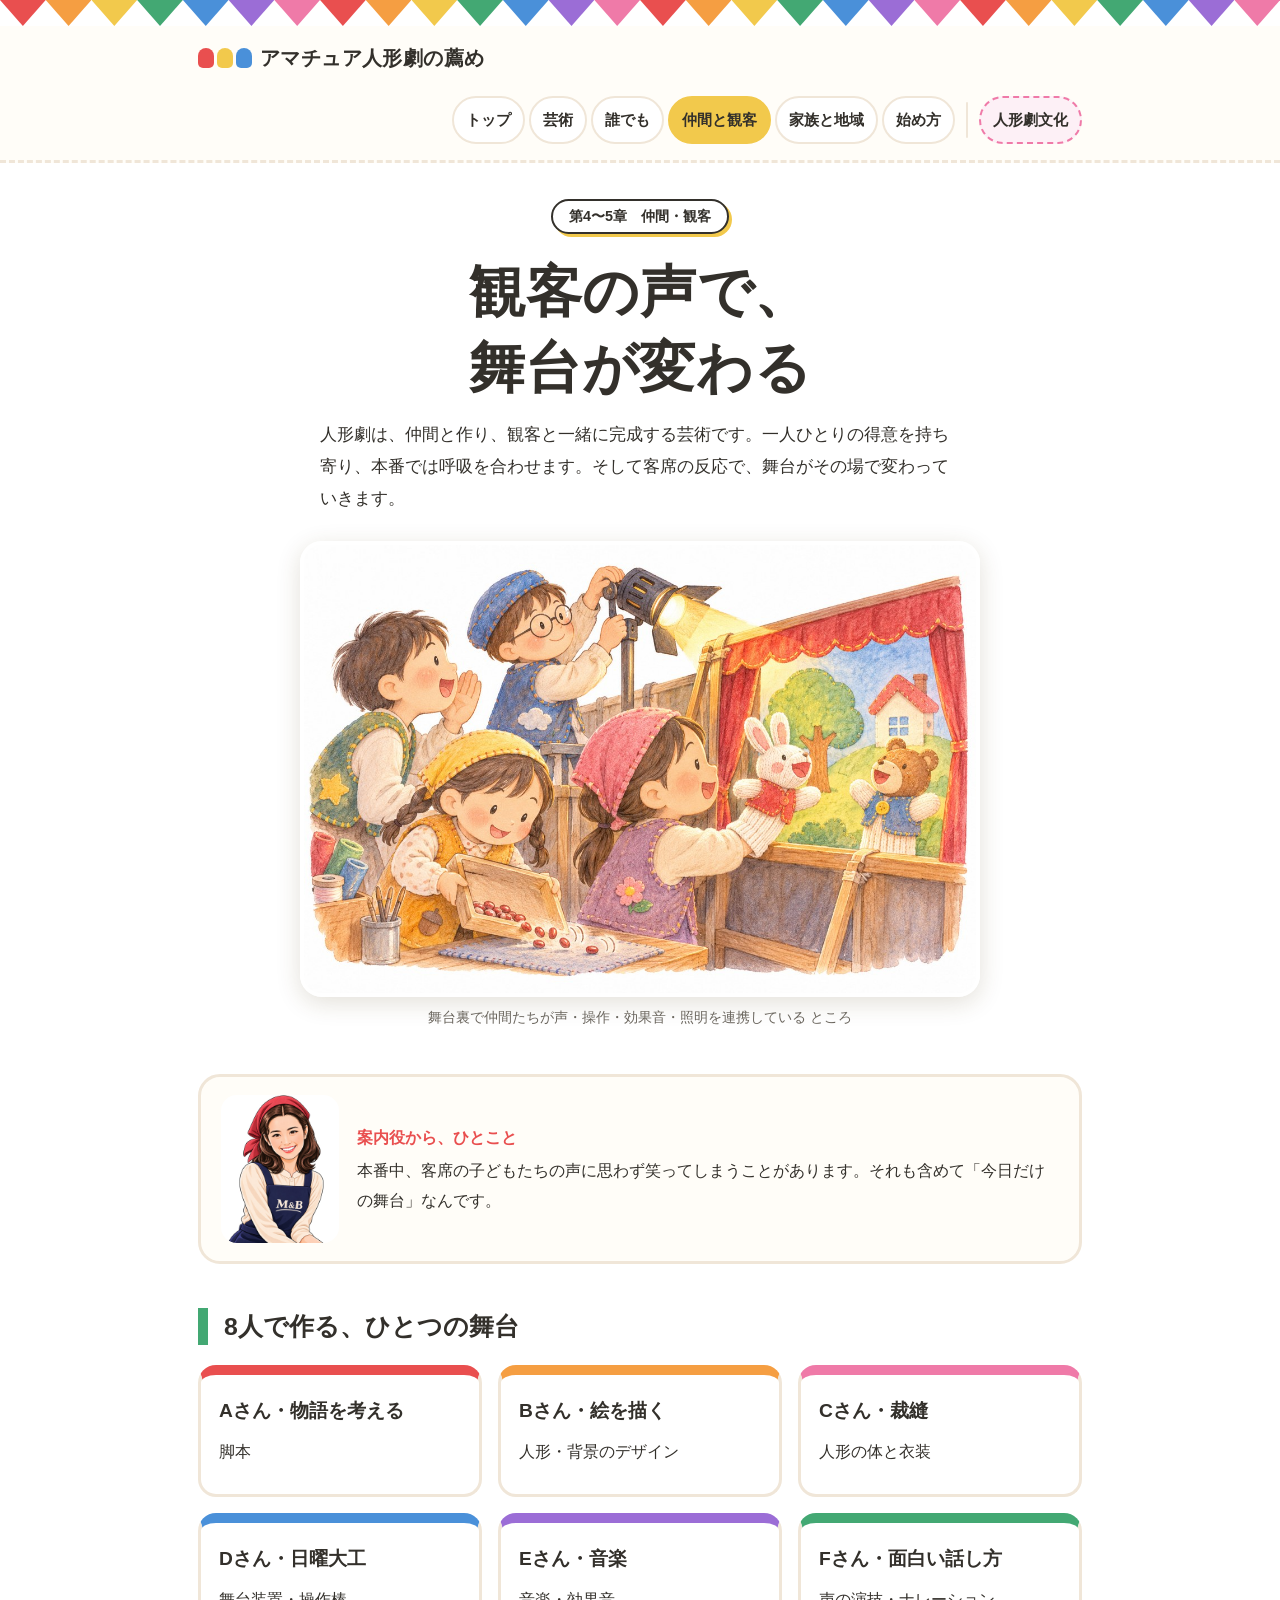
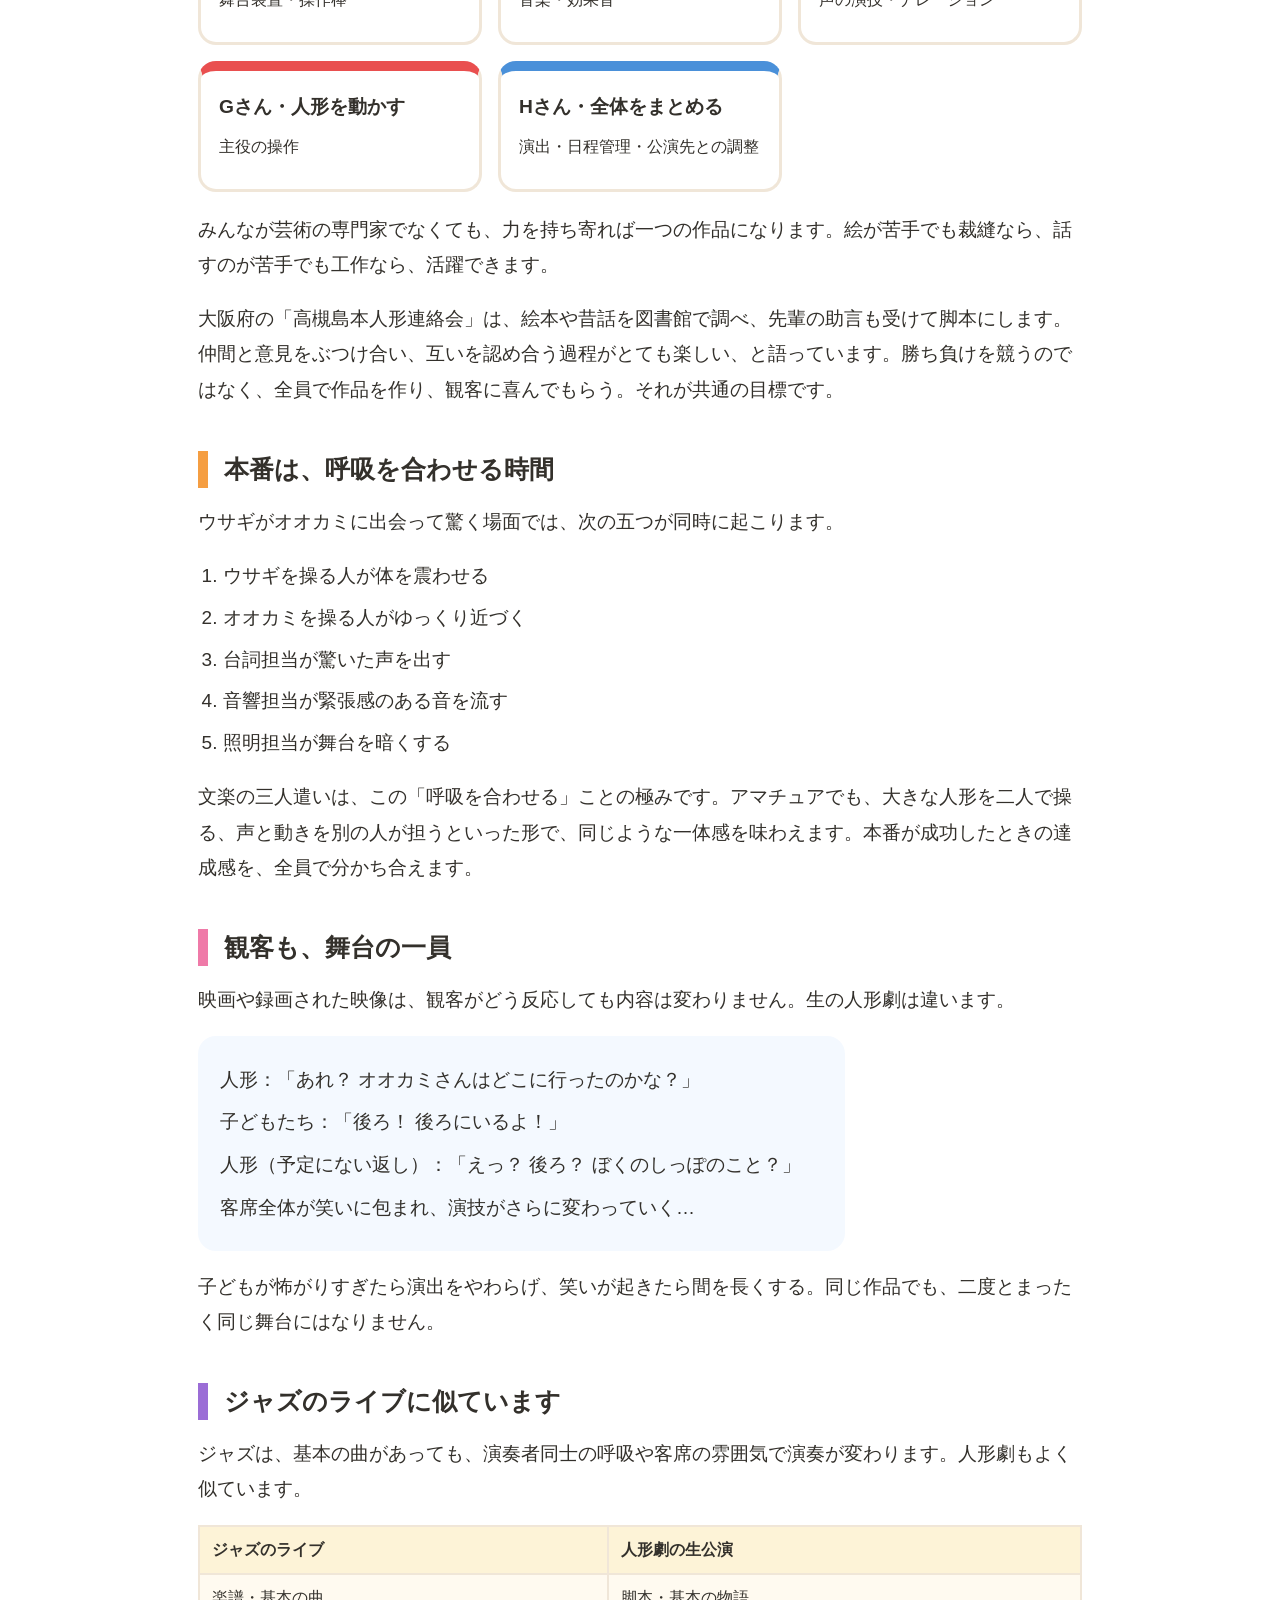
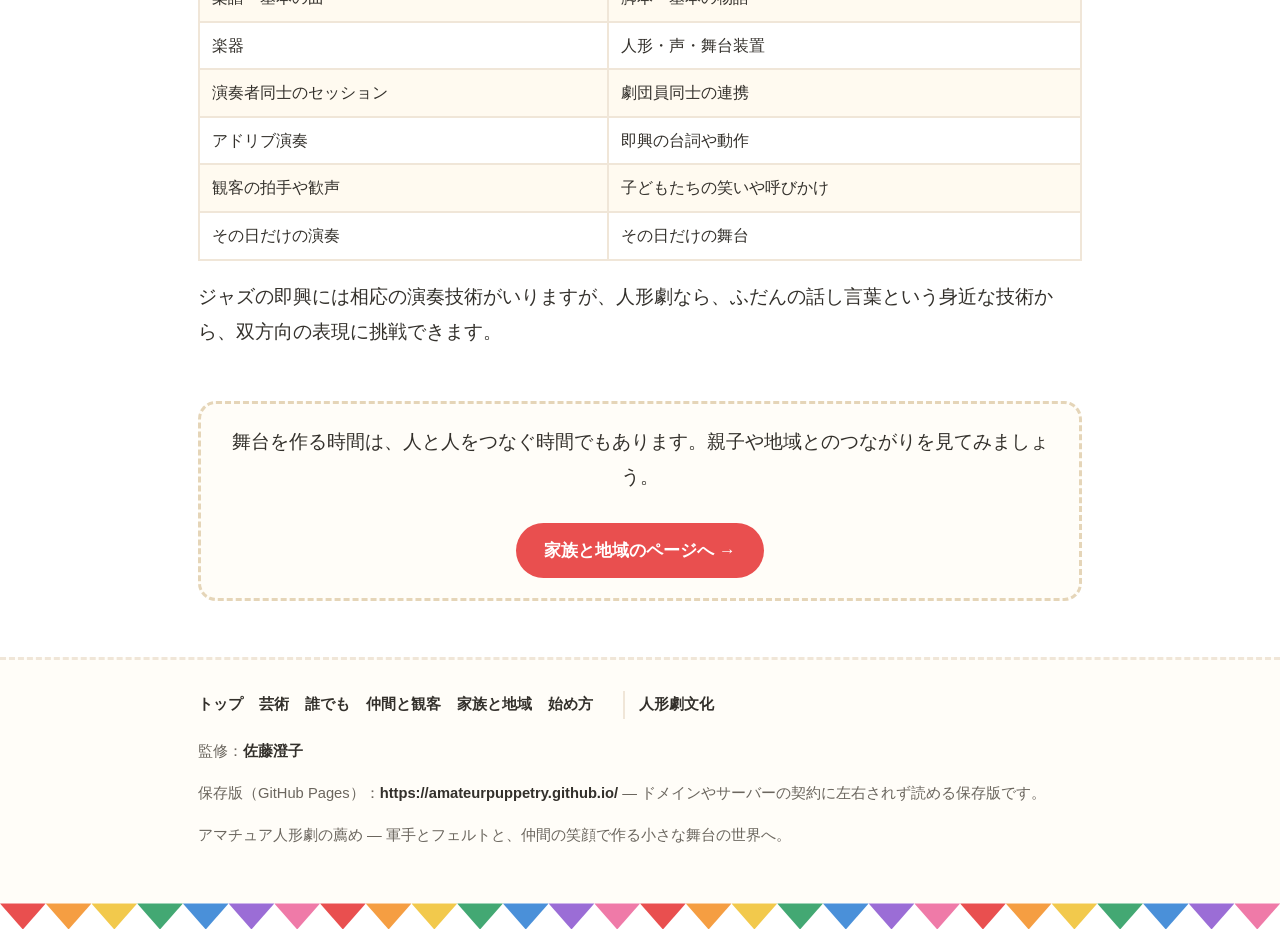
<file: together.html>
<!DOCTYPE html>
<html lang="ja">
<head>
<meta charset="utf-8">
<meta name="viewport" content="width=device-width, initial-scale=1">
<title>仲間と観客と一緒に｜アマチュア人形劇の薦め</title>
<meta name="description" content="観客の声で、<br>舞台が変わる ― アマチュア人形劇の魅力を、芸術・参加・仲間・家族・地域の面から紹介するサイトです。">
<link rel="stylesheet" href="style.css?v=20261127b">
<script type="application/ld+json">{"@context":"https://schema.org","@type":"WebPage","url":"https://lboo.jp/mb/together.html","inLanguage":"ja","reviewedBy":{"@type":"Person","@id":"https://lboo.jp/mb/sumiko_sato/#sumiko-sato","name":"佐藤澄子","url":"https://lboo.jp/mb/sumiko_sato/"}}</script>
</head>
<body>
<div class="bunting" aria-hidden="true"><i></i><i></i><i></i><i></i><i></i><i></i><i></i><i></i><i></i><i></i><i></i><i></i><i></i><i></i><i></i><i></i><i></i><i></i><i></i><i></i><i></i><i></i><i></i><i></i><i></i><i></i><i></i><i></i></div>
<header class="site"><div class="site-in">
<a class="logo" href="index.html"><span class="gloves" aria-hidden="true"><i style="background:var(--red)"></i><i style="background:var(--yellow)"></i><i style="background:var(--blue)"></i></span>アマチュア人形劇の薦め</a>
<nav class="main" aria-label="メインメニュー"><ul><li><a href="index.html">トップ</a></li><li><a href="art.html">芸術</a></li><li><a href="anyone.html">誰でも</a></li><li><a href="together.html" aria-current="page">仲間と観客</a></li><li><a href="family.html">家族と地域</a></li><li><a href="start.html">始め方</a></li><li class="culture"><a href="culture/">人形劇文化</a></li></ul></nav>
</div></header>
<main>
<div class="hero">
<span class="kicker">第4〜5章　仲間・観客</span>
<h1>観客の声で、<br>舞台が変わる</h1>
<p class="lead">人形劇は、仲間と作り、観客と一緒に完成する芸術です。一人ひとりの得意を持ち寄り、本番では呼吸を合わせます。そして客席の反応で、舞台がその場で変わっていきます。</p>
<figure class="hero-fig"><img src="img/illu-together.jpg" alt="舞台裏で仲間たちが声・操作・効果音・照明を連携している ところ"><figcaption>舞台裏で仲間たちが声・操作・効果音・照明を連携している ところ</figcaption></figure>
</div>
<div class="guide">
<img src="img/guide-woman.jpg" alt="エプロン姿の案内役の女性のイラスト">
<p><span class="who">案内役から、ひとこと</span>本番中、客席の子どもたちの声に思わず笑ってしまうことがあります。それも含めて「今日だけの舞台」なんです。</p>
</div>

<section><h2 class="c-green">8人で作る、ひとつの舞台</h2>
<div class="cards">
<div class="card f-red"><h3>Aさん・物語を考える</h3><p>脚本</p></div>
<div class="card f-orange"><h3>Bさん・絵を描く</h3><p>人形・背景のデザイン</p></div>
<div class="card f-pink"><h3>Cさん・裁縫</h3><p>人形の体と衣装</p></div>
<div class="card f-blue"><h3>Dさん・日曜大工</h3><p>舞台装置・操作棒</p></div>
<div class="card f-purple"><h3>Eさん・音楽</h3><p>音楽・効果音</p></div>
<div class="card f-green"><h3>Fさん・面白い話し方</h3><p>声の演技・ナレーション</p></div>
<div class="card f-red"><h3>Gさん・人形を動かす</h3><p>主役の操作</p></div>
<div class="card f-blue"><h3>Hさん・全体をまとめる</h3><p>演出・日程管理・公演先との調整</p></div>
</div>
<p>みんなが芸術の専門家でなくても、力を持ち寄れば一つの作品になります。絵が苦手でも裁縫なら、話すのが苦手でも工作なら、活躍できます。</p>
<p>大阪府の「高槻島本人形連絡会」は、絵本や昔話を図書館で調べ、先輩の助言も受けて脚本にします。仲間と意見をぶつけ合い、互いを認め合う過程がとても楽しい、と語っています。勝ち負けを競うのではなく、全員で作品を作り、観客に喜んでもらう。それが共通の目標です。</p></section>
<section><h2 class="c-orange">本番は、呼吸を合わせる時間</h2>
<p>ウサギがオオカミに出会って驚く場面では、次の五つが同時に起こります。</p>
<ol><li>ウサギを操る人が体を震わせる</li><li>オオカミを操る人がゆっくり近づく</li><li>台詞担当が驚いた声を出す</li><li>音響担当が緊張感のある音を流す</li><li>照明担当が舞台を暗くする</li></ol>
<p>文楽の三人遣いは、この「呼吸を合わせる」ことの極みです。アマチュアでも、大きな人形を二人で操る、声と動きを別の人が担うといった形で、同じような一体感を味わえます。本番が成功したときの達成感を、全員で分かち合えます。</p></section>
<section><h2 class="c-pink">観客も、舞台の一員</h2>
<p>映画や録画された映像は、観客がどう反応しても内容は変わりません。生の人形劇は違います。</p>
<div class="dialogue">
<p>人形：「あれ？ オオカミさんはどこに行ったのかな？」</p>
<p>子どもたち：「後ろ！ 後ろにいるよ！」</p>
<p>人形（予定にない返し）：「えっ？ 後ろ？ ぼくのしっぽのこと？」</p>
<p>客席全体が笑いに包まれ、演技がさらに変わっていく…</p>
</div>
<p>子どもが怖がりすぎたら演出をやわらげ、笑いが起きたら間を長くする。同じ作品でも、二度とまったく同じ舞台にはなりません。</p></section>
<section><h2 class="c-purple">ジャズのライブに似ています</h2>
<p>ジャズは、基本の曲があっても、演奏者同士の呼吸や客席の雰囲気で演奏が変わります。人形劇もよく似ています。</p>
<table><tr><th>ジャズのライブ</th><th>人形劇の生公演</th></tr>
<tr><td>楽譜・基本の曲</td><td>脚本・基本の物語</td></tr>
<tr><td>楽器</td><td>人形・声・舞台装置</td></tr>
<tr><td>演奏者同士のセッション</td><td>劇団員同士の連携</td></tr>
<tr><td>アドリブ演奏</td><td>即興の台詞や動作</td></tr>
<tr><td>観客の拍手や歓声</td><td>子どもたちの笑いや呼びかけ</td></tr>
<tr><td>その日だけの演奏</td><td>その日だけの舞台</td></tr></table>
<p>ジャズの即興には相応の演奏技術がいりますが、人形劇なら、ふだんの話し言葉という身近な技術から、双方向の表現に挑戦できます。</p></section>

<div class="next"><p>舞台を作る時間は、人と人をつなぐ時間でもあります。親子や地域とのつながりを見てみましょう。</p><a href="family.html">家族と地域のページへ →</a></div>
</main>
<footer class="site"><div class="foot-in">
<nav aria-label="フッターメニュー"><ul><li><a href="index.html">トップ</a></li><li><a href="art.html">芸術</a></li><li><a href="anyone.html">誰でも</a></li><li><a href="together.html" aria-current="page">仲間と観客</a></li><li><a href="family.html">家族と地域</a></li><li><a href="start.html">始め方</a></li><li class="culture"><a href="culture/">人形劇文化</a></li></ul></nav>
<p>監修：<a href="sumiko_sato/">佐藤澄子</a></p>
<p>保存版（GitHub Pages）：<a href="https://amateurpuppetry.github.io/">https://amateurpuppetry.github.io/</a> ― ドメインやサーバーの契約に左右されず読める保存版です。</p>
<p>アマチュア人形劇の薦め ― 軍手とフェルトと、仲間の笑顔で作る小さな舞台の世界へ。</p>
</div></footer>
<div class="bunting" aria-hidden="true"><i></i><i></i><i></i><i></i><i></i><i></i><i></i><i></i><i></i><i></i><i></i><i></i><i></i><i></i><i></i><i></i><i></i><i></i><i></i><i></i><i></i><i></i><i></i><i></i><i></i><i></i><i></i><i></i></div>
</body>
</html>
</file>
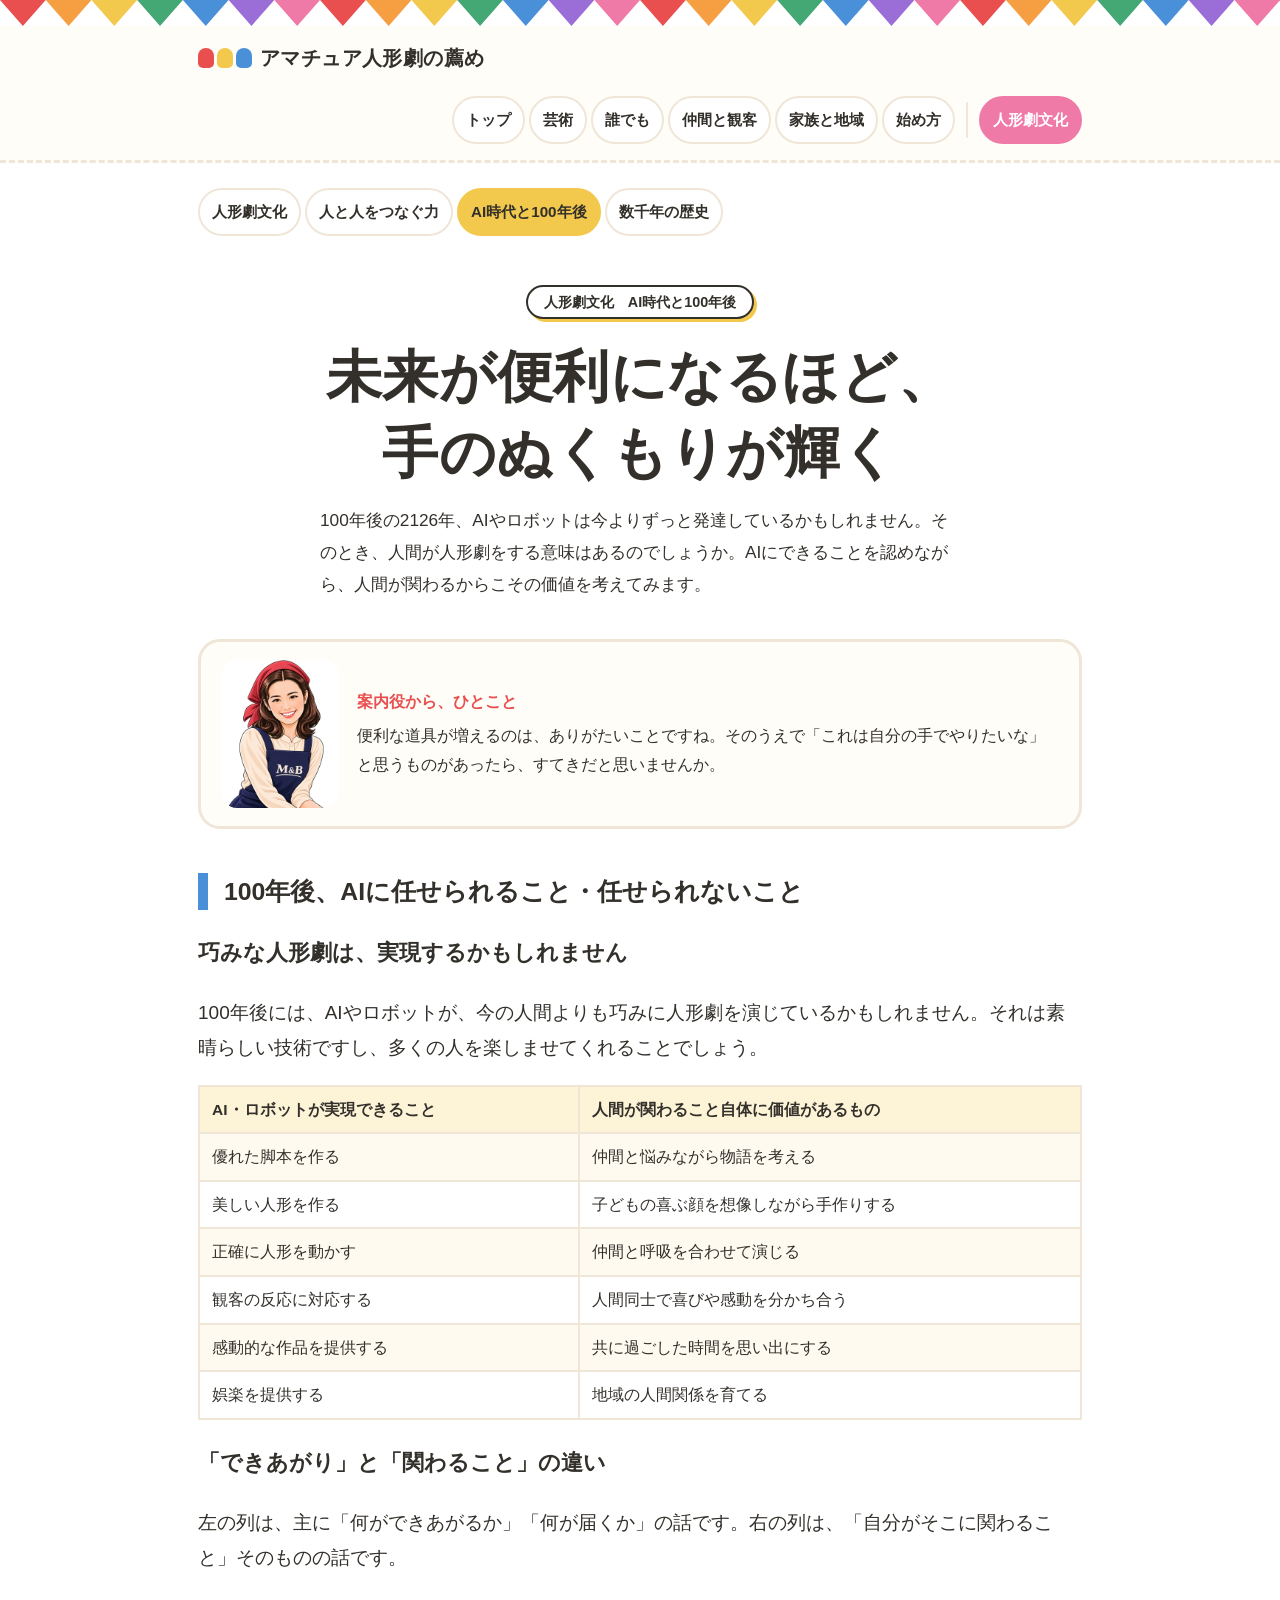
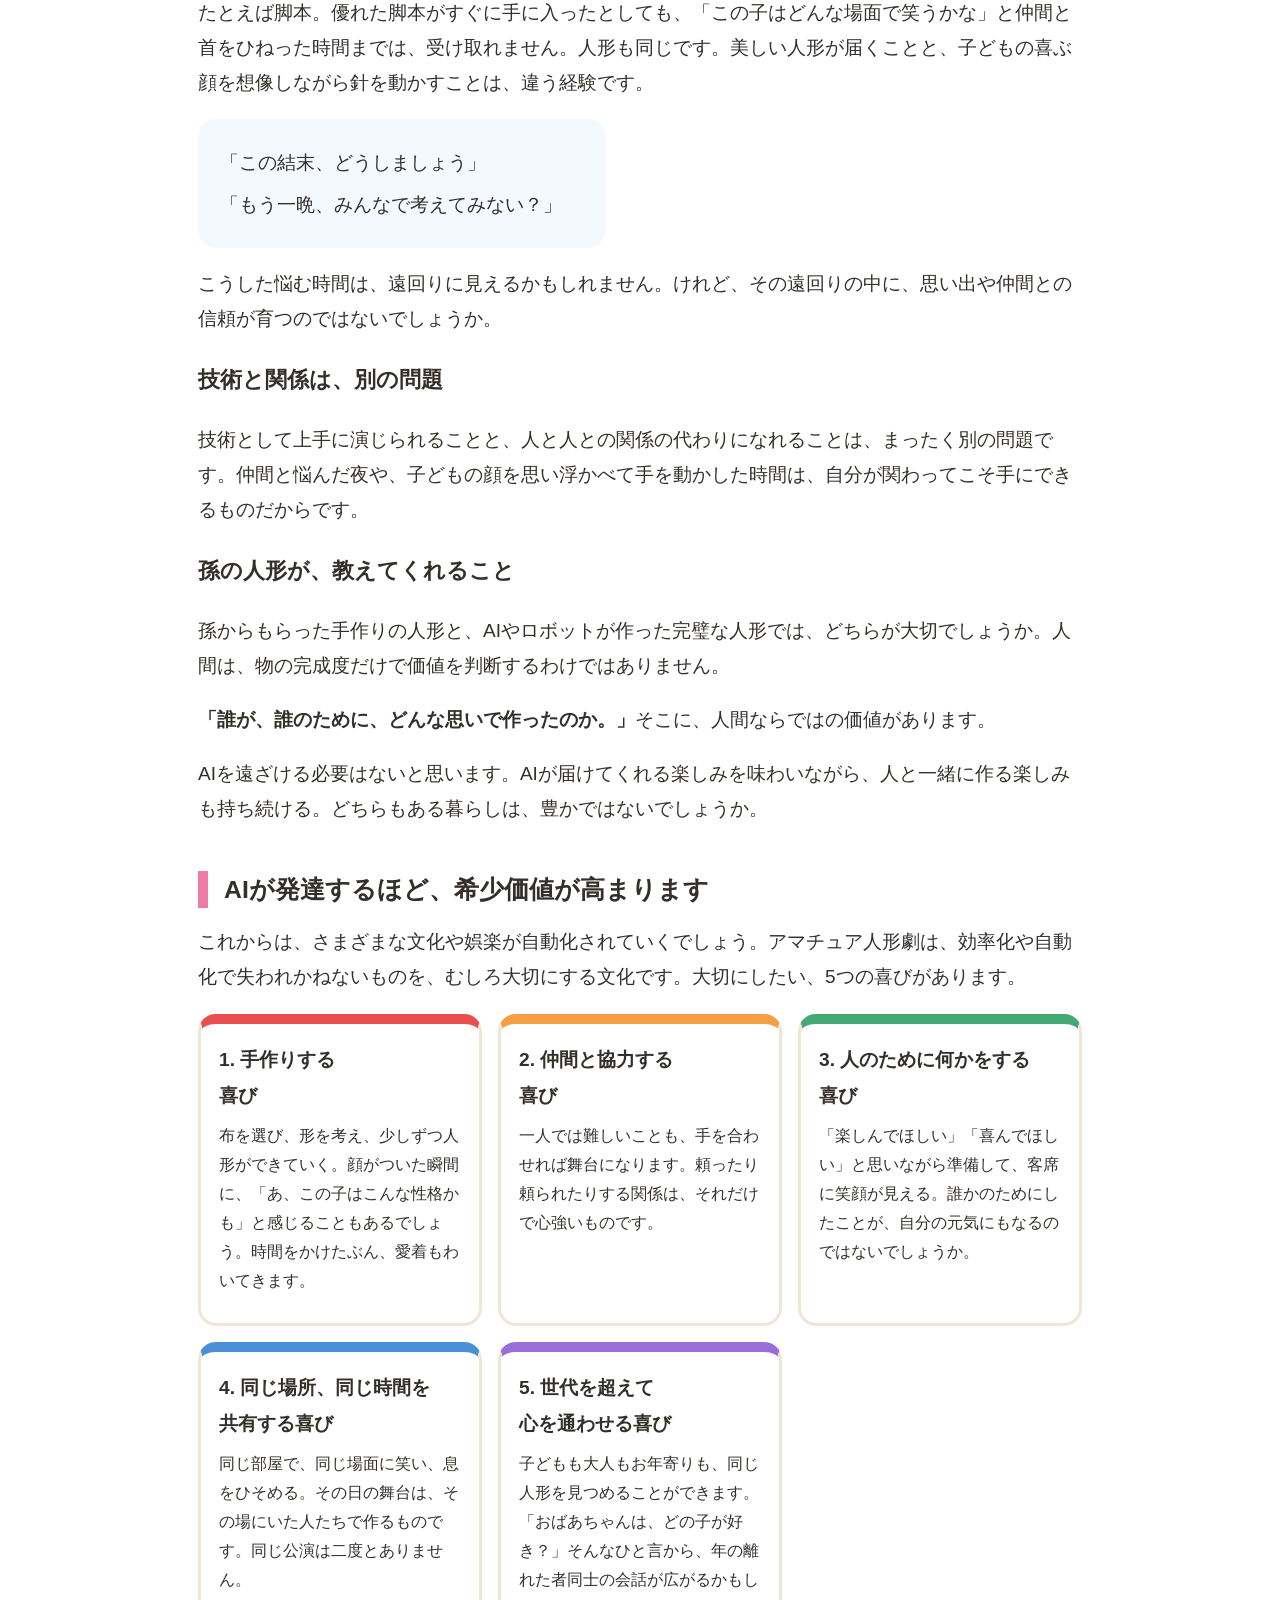
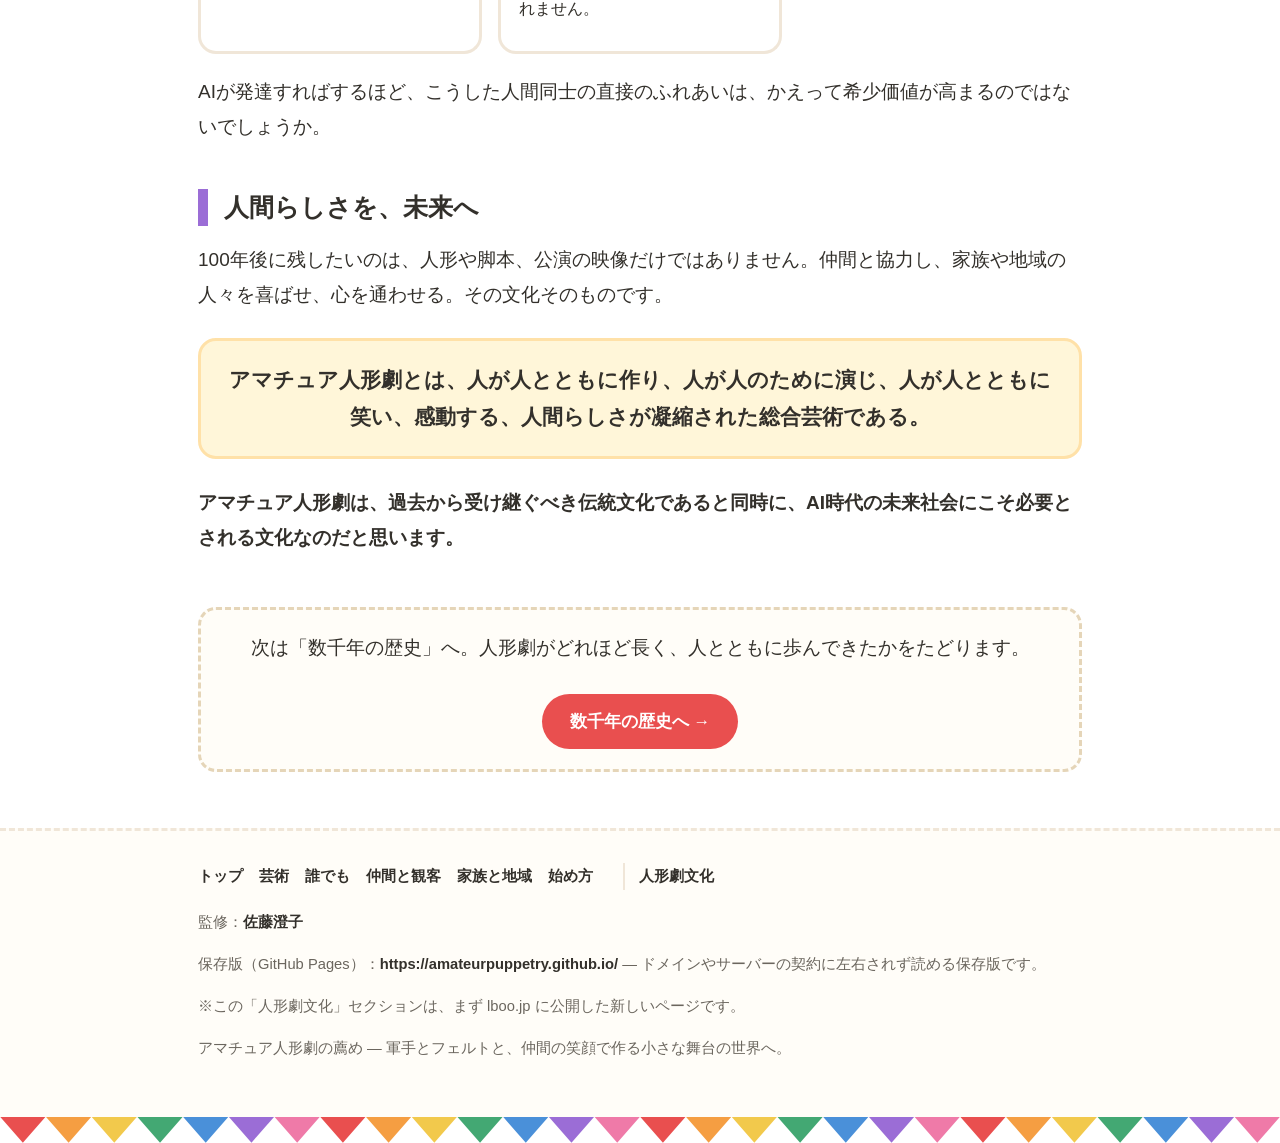
<file: culture/future.html>
<!DOCTYPE html>
<html lang="ja">
<head>
<meta charset="utf-8">
<meta name="viewport" content="width=device-width, initial-scale=1">
<title>AI時代と100年後｜人形劇文化｜アマチュア人形劇の薦め</title>
<meta name="description" content="未来が便利になるほど、手のぬくもりが輝く ― 100年後もAIに代替できない価値と、AIが発達するほど高まる希少価値、5つの喜びを紹介します。">
<link rel="stylesheet" href="../style.css?v=20261127b">
<script type="application/ld+json">{"@context":"https://schema.org","@type":"WebPage","url":"https://lboo.jp/mb/culture/future.html","inLanguage":"ja","reviewedBy":{"@type":"Person","@id":"https://lboo.jp/mb/sumiko_sato/#sumiko-sato","name":"佐藤澄子","url":"https://lboo.jp/mb/sumiko_sato/"}}</script>
</head>
<body>
<div class="bunting" aria-hidden="true"><i></i><i></i><i></i><i></i><i></i><i></i><i></i><i></i><i></i><i></i><i></i><i></i><i></i><i></i><i></i><i></i><i></i><i></i><i></i><i></i><i></i><i></i><i></i><i></i><i></i><i></i><i></i><i></i></div>
<header class="site"><div class="site-in">
<a class="logo" href="../index.html"><span class="gloves" aria-hidden="true"><i style="background:var(--red)"></i><i style="background:var(--yellow)"></i><i style="background:var(--blue)"></i></span>アマチュア人形劇の薦め</a>
<nav class="main" aria-label="メインメニュー"><ul><li><a href="../index.html">トップ</a></li><li><a href="../art.html">芸術</a></li><li><a href="../anyone.html">誰でも</a></li><li><a href="../together.html">仲間と観客</a></li><li><a href="../family.html">家族と地域</a></li><li><a href="../start.html">始め方</a></li><li class="culture"><a href="index.html" aria-current="page">人形劇文化</a></li></ul></nav>
</div></header>
<main>
<nav class="main" aria-label="文化セクションのメニュー" style="margin:18px 0 6px"><ul><li><a href="index.html">人形劇文化</a></li><li><a href="value.html">人と人をつなぐ力</a></li><li><a href="future.html" aria-current="page">AI時代と100年後</a></li><li><a href="history.html">数千年の歴史</a></li></ul></nav><div class="hero">
<span class="kicker">人形劇文化　AI時代と100年後</span>
<h1>未来が便利になるほど、<br>手のぬくもりが輝く</h1>
<p class="lead">100年後の2126年、AIやロボットは今よりずっと発達しているかもしれません。そのとき、人間が人形劇をする意味はあるのでしょうか。AIにできることを認めながら、人間が関わるからこその価値を考えてみます。</p>
</div>
<div class="guide">
<img src="../img/guide-woman.jpg" alt="エプロン姿の案内役の女性のイラスト">
<p><span class="who">案内役から、ひとこと</span>便利な道具が増えるのは、ありがたいことですね。そのうえで「これは自分の手でやりたいな」と思うものがあったら、すてきだと思いませんか。</p>
</div>
<section><h2 class="c-blue">100年後、AIに任せられること・任せられないこと</h2>
<h3>巧みな人形劇は、実現するかもしれません</h3>
<p>100年後には、AIやロボットが、今の人間よりも巧みに人形劇を演じているかもしれません。それは素晴らしい技術ですし、多くの人を楽しませてくれることでしょう。</p>
<table><tr><th>AI・ロボットが実現できること</th><th>人間が関わること自体に価値があるもの</th></tr>
<tr><td>優れた脚本を作る</td><td>仲間と悩みながら物語を考える</td></tr>
<tr><td>美しい人形を作る</td><td>子どもの喜ぶ顔を想像しながら手作りする</td></tr>
<tr><td>正確に人形を動かす</td><td>仲間と呼吸を合わせて演じる</td></tr>
<tr><td>観客の反応に対応する</td><td>人間同士で喜びや感動を分かち合う</td></tr>
<tr><td>感動的な作品を提供する</td><td>共に過ごした時間を思い出にする</td></tr>
<tr><td>娯楽を提供する</td><td>地域の人間関係を育てる</td></tr></table>
<h3>「できあがり」と「関わること」の違い</h3>
<p>左の列は、主に「何ができあがるか」「何が届くか」の話です。右の列は、「自分がそこに関わること」そのものの話です。</p>
<p>たとえば脚本。優れた脚本がすぐに手に入ったとしても、「この子はどんな場面で笑うかな」と仲間と首をひねった時間までは、受け取れません。人形も同じです。美しい人形が届くことと、子どもの喜ぶ顔を想像しながら針を動かすことは、違う経験です。</p>
<div class="dialogue"><p>「この結末、どうしましょう」</p><p>「もう一晩、みんなで考えてみない？」</p></div>
<p>こうした悩む時間は、遠回りに見えるかもしれません。けれど、その遠回りの中に、思い出や仲間との信頼が育つのではないでしょうか。</p>
<h3>技術と関係は、別の問題</h3>
<p>技術として上手に演じられることと、人と人との関係の代わりになれることは、まったく別の問題です。仲間と悩んだ夜や、子どもの顔を思い浮かべて手を動かした時間は、自分が関わってこそ手にできるものだからです。</p>
<h3>孫の人形が、教えてくれること</h3>
<p>孫からもらった手作りの人形と、AIやロボットが作った完璧な人形では、どちらが大切でしょうか。人間は、物の完成度だけで価値を判断するわけではありません。</p>
<p><strong>「誰が、誰のために、どんな思いで作ったのか。」</strong>そこに、人間ならではの価値があります。</p>
<p>AIを遠ざける必要はないと思います。AIが届けてくれる楽しみを味わいながら、人と一緒に作る楽しみも持ち続ける。どちらもある暮らしは、豊かではないでしょうか。</p></section>
<section><h2 class="c-pink">AIが発達するほど、希少価値が高まります</h2>
<p>これからは、さまざまな文化や娯楽が自動化されていくでしょう。アマチュア人形劇は、効率化や自動化で失われかねないものを、むしろ大切にする文化です。大切にしたい、5つの喜びがあります。</p>
<div class="cards">
<div class="card f-red"><h3>1. 手作りする<br>喜び</h3><p>布を選び、形を考え、少しずつ人形ができていく。顔がついた瞬間に、「あ、この子はこんな性格かも」と感じることもあるでしょう。時間をかけたぶん、愛着もわいてきます。</p></div>
<div class="card f-orange"><h3>2. 仲間と協力する<br>喜び</h3><p>一人では難しいことも、手を合わせれば舞台になります。頼ったり頼られたりする関係は、それだけで心強いものです。</p></div>
<div class="card f-green"><h3>3. 人のために何かをする<br>喜び</h3><p>「楽しんでほしい」「喜んでほしい」と思いながら準備して、客席に笑顔が見える。誰かのためにしたことが、自分の元気にもなるのではないでしょうか。</p></div>
<div class="card f-blue"><h3>4. 同じ場所、同じ時間を<br>共有する喜び</h3><p>同じ部屋で、同じ場面に笑い、息をひそめる。その日の舞台は、その場にいた人たちで作るものです。同じ公演は二度とありません。</p></div>
<div class="card f-purple"><h3>5. 世代を超えて<br>心を通わせる喜び</h3><p>子どもも大人もお年寄りも、同じ人形を見つめることができます。「おばあちゃんは、どの子が好き？」そんなひと言から、年の離れた者同士の会話が広がるかもしれません。</p></div>
</div>
<p>AIが発達すればするほど、こうした人間同士の直接のふれあいは、かえって希少価値が高まるのではないでしょうか。</p></section>
<section><h2 class="c-purple">人間らしさを、未来へ</h2>
<p>100年後に残したいのは、人形や脚本、公演の映像だけではありません。仲間と協力し、家族や地域の人々を喜ばせ、心を通わせる。その文化そのものです。</p>
<p class="big-quote">アマチュア人形劇とは、人が人とともに作り、人が人のために演じ、人が人とともに笑い、感動する、人間らしさが凝縮された総合芸術である。</p>
<p><strong>アマチュア人形劇は、過去から受け継ぐべき伝統文化であると同時に、AI時代の未来社会にこそ必要とされる文化なのだと思います。</strong></p></section>
<div class="next"><p>次は「数千年の歴史」へ。人形劇がどれほど長く、人とともに歩んできたかをたどります。</p><a href="history.html">数千年の歴史へ →</a></div>
</main>
<footer class="site"><div class="foot-in">
<nav aria-label="フッターメニュー"><ul><li><a href="../index.html">トップ</a></li><li><a href="../art.html">芸術</a></li><li><a href="../anyone.html">誰でも</a></li><li><a href="../together.html">仲間と観客</a></li><li><a href="../family.html">家族と地域</a></li><li><a href="../start.html">始め方</a></li><li class="culture"><a href="index.html">人形劇文化</a></li></ul></nav>
<p>監修：<a href="../sumiko_sato/">佐藤澄子</a></p>
<p>保存版（GitHub Pages）：<a href="https://amateurpuppetry.github.io/">https://amateurpuppetry.github.io/</a> ― ドメインやサーバーの契約に左右されず読める保存版です。</p><p>※この「人形劇文化」セクションは、まず lboo.jp に公開した新しいページです。</p>
<p>アマチュア人形劇の薦め ― 軍手とフェルトと、仲間の笑顔で作る小さな舞台の世界へ。</p>
</div></footer>
<div class="bunting" aria-hidden="true"><i></i><i></i><i></i><i></i><i></i><i></i><i></i><i></i><i></i><i></i><i></i><i></i><i></i><i></i><i></i><i></i><i></i><i></i><i></i><i></i><i></i><i></i><i></i><i></i><i></i><i></i><i></i><i></i></div>
</body>
</html>
</file>
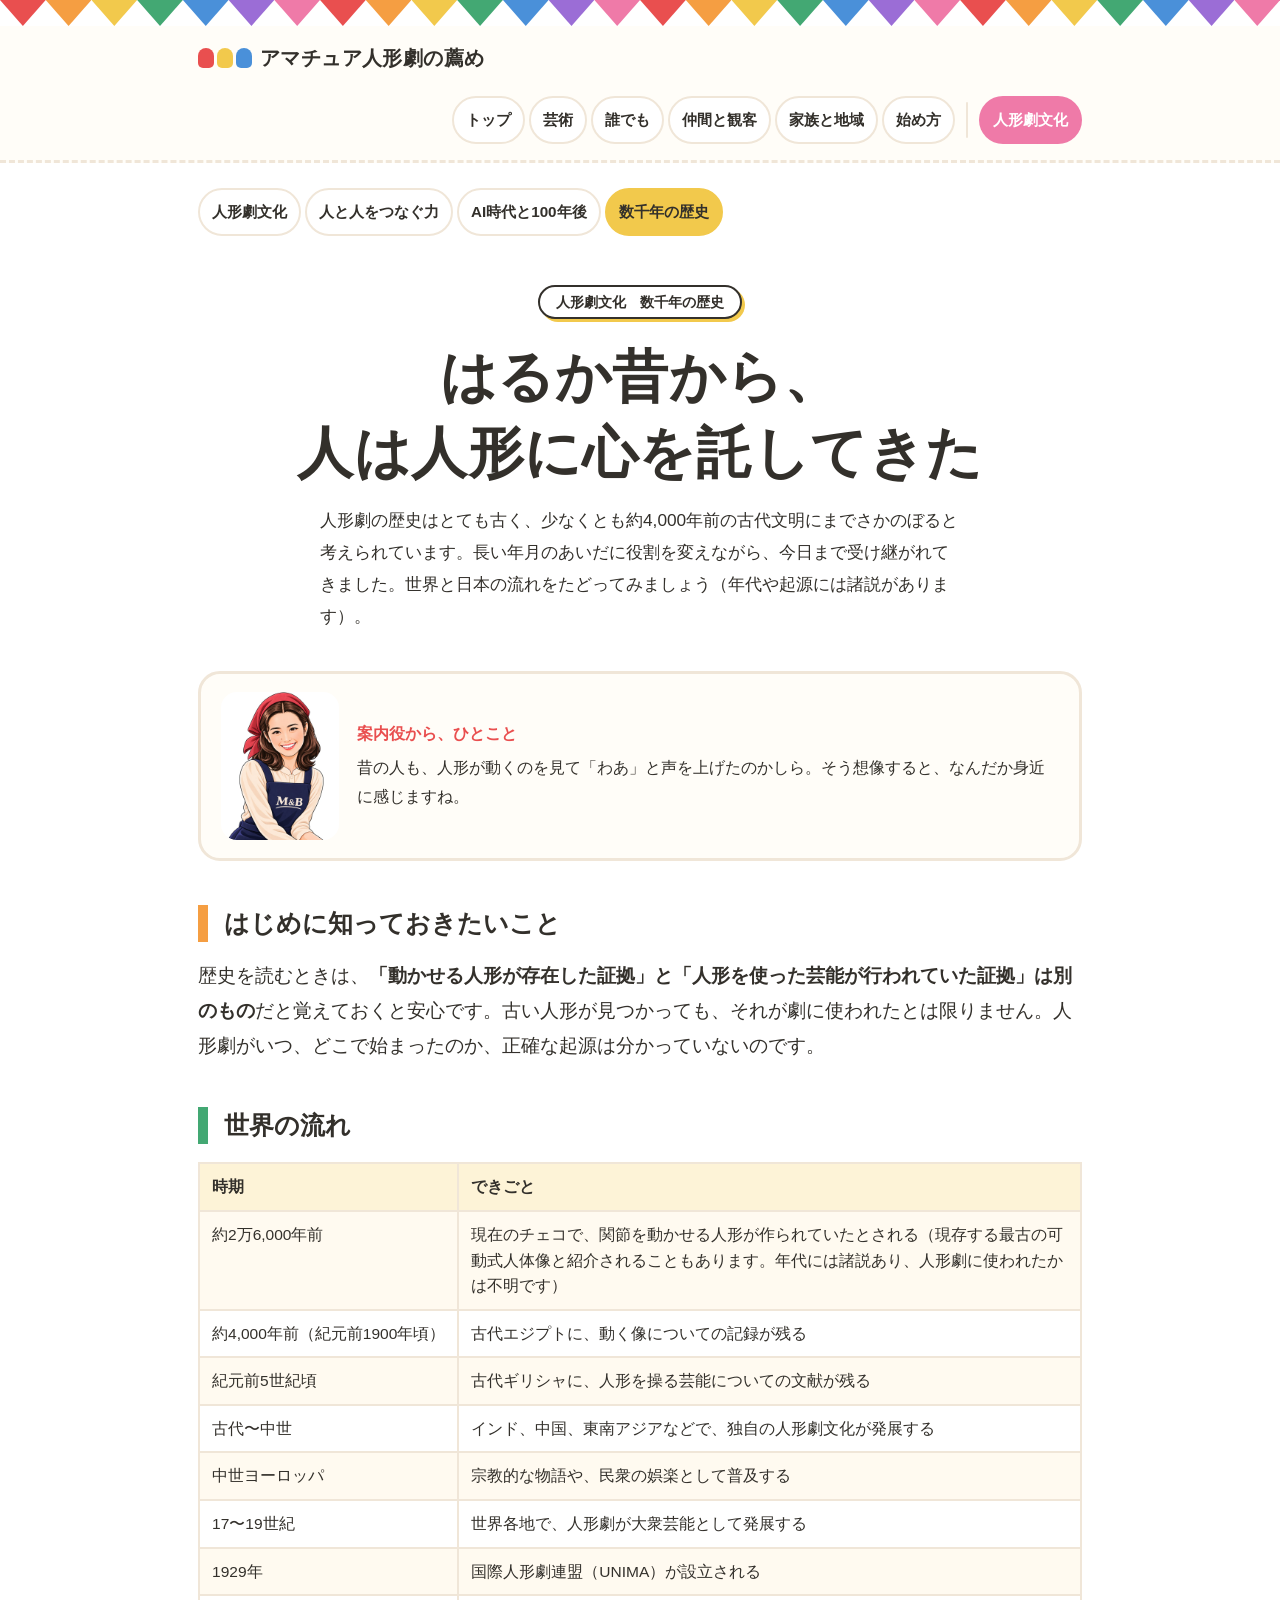
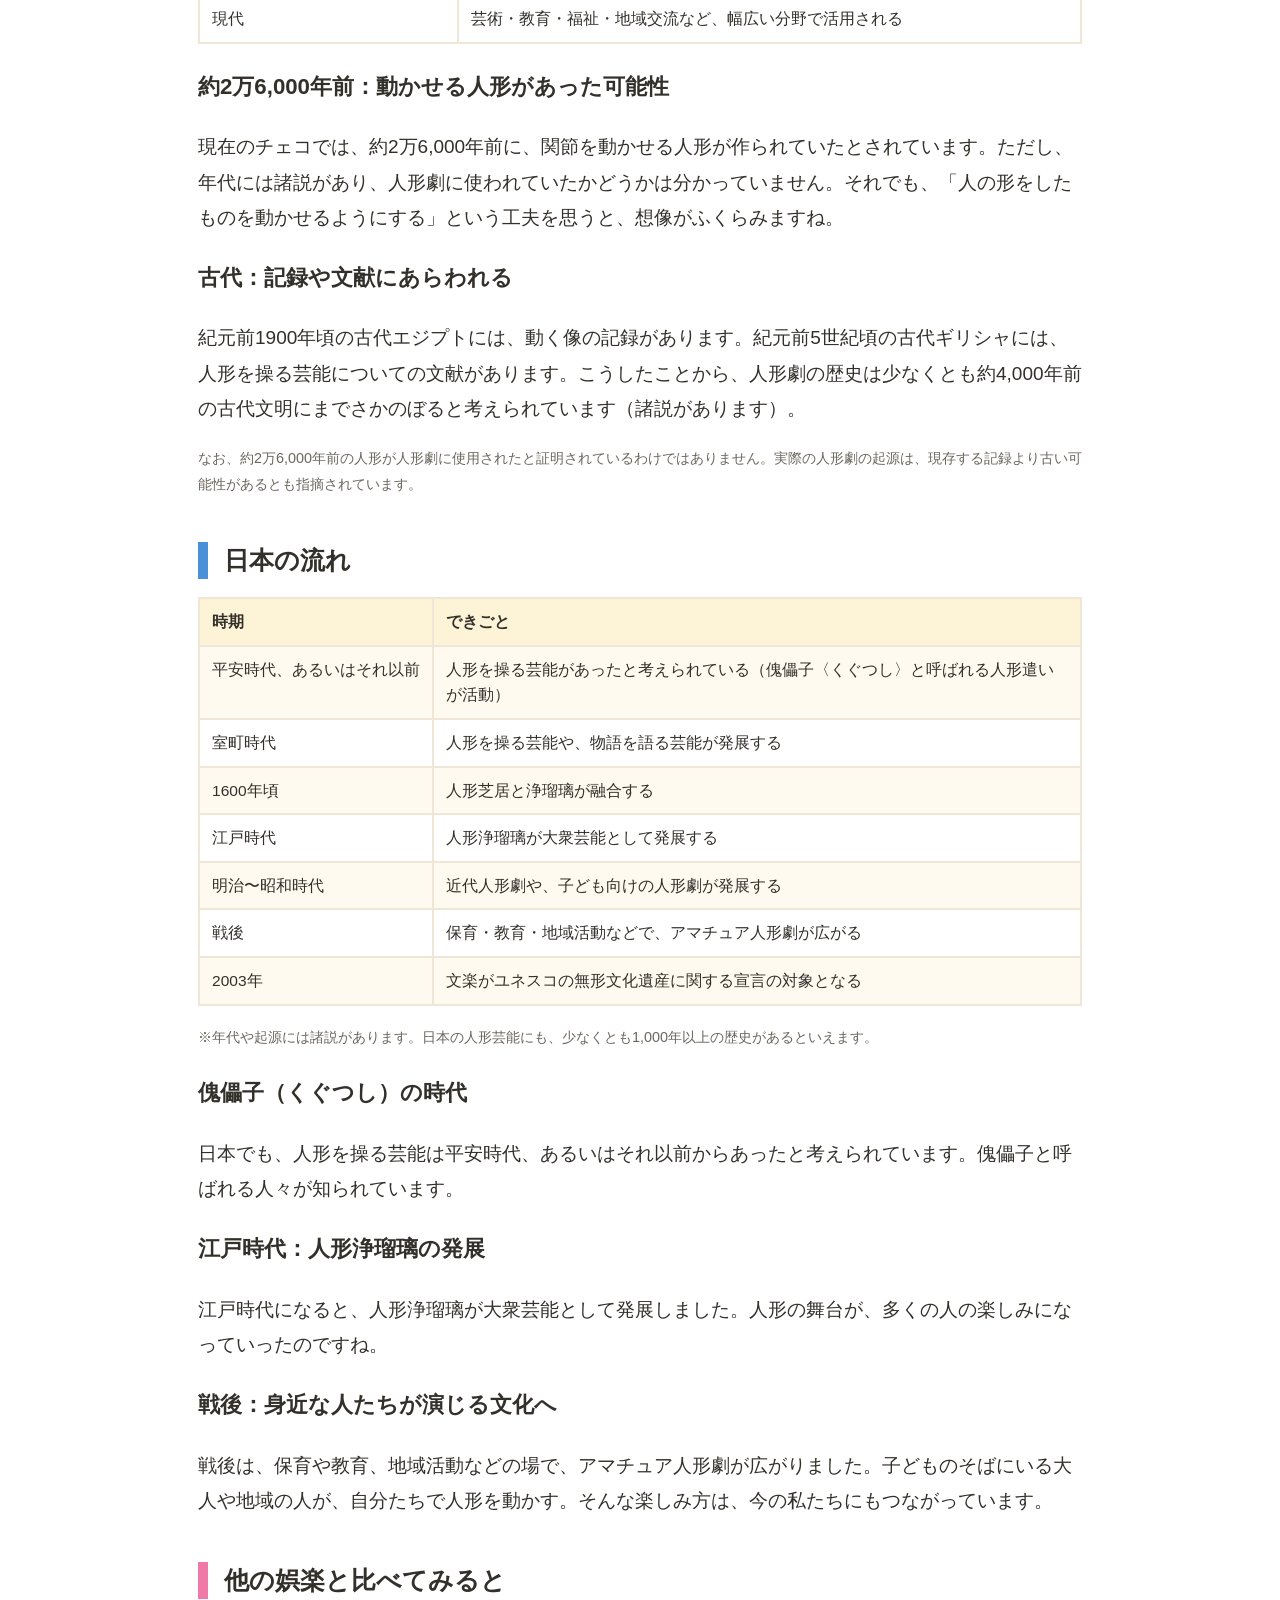
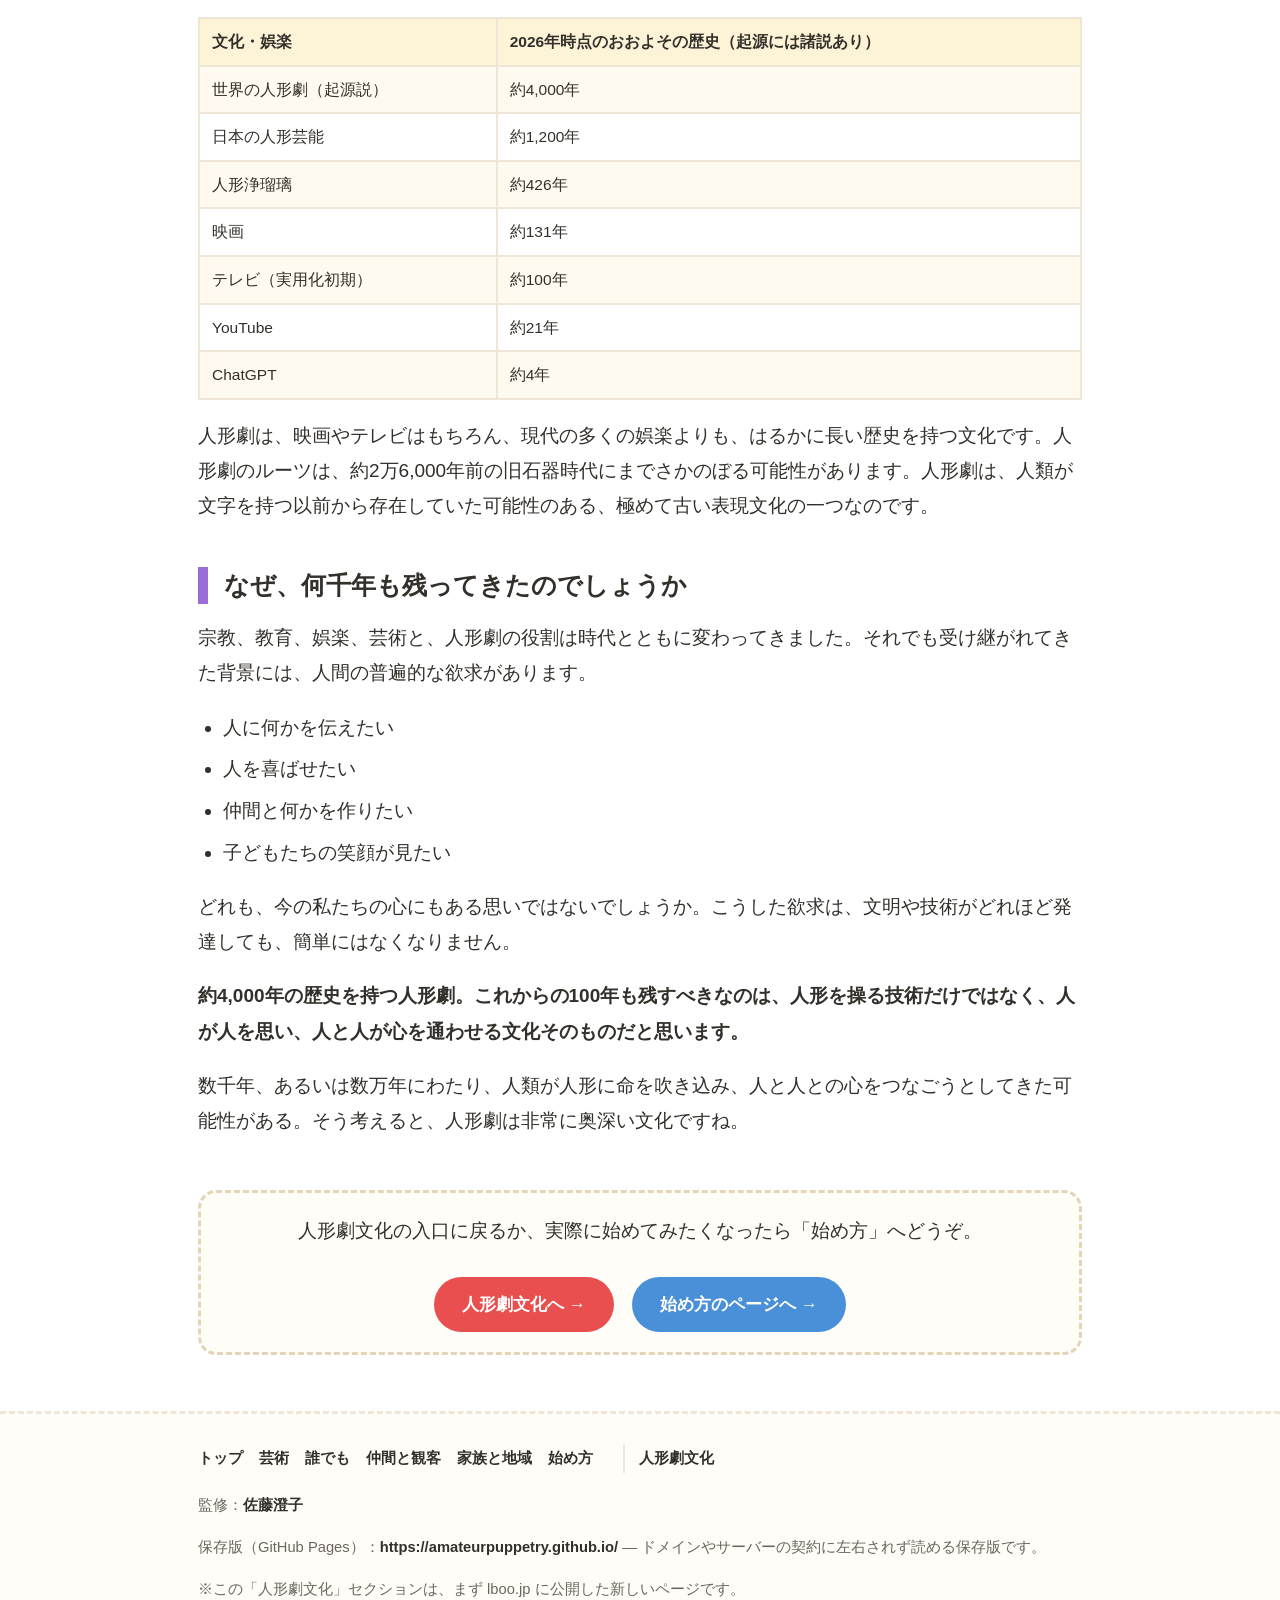
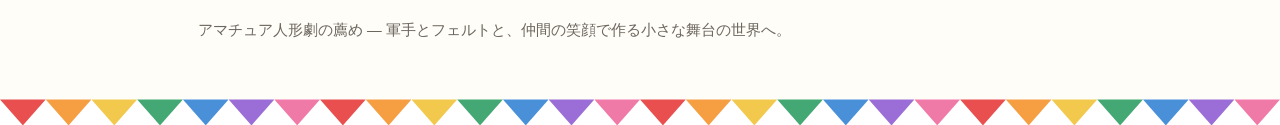
<file: culture/history.html>
<!DOCTYPE html>
<html lang="ja">
<head>
<meta charset="utf-8">
<meta name="viewport" content="width=device-width, initial-scale=1">
<title>数千年の歴史｜人形劇文化｜アマチュア人形劇の薦め</title>
<meta name="description" content="はるか昔から、人は人形に心を託してきた ― 約4,000年前の記録から日本の傀儡子・人形浄瑠璃、戦後のアマチュア人形劇までの流れを年表で紹介します。">
<link rel="stylesheet" href="../style.css?v=20261127b">
<script type="application/ld+json">{"@context":"https://schema.org","@type":"WebPage","url":"https://lboo.jp/mb/culture/history.html","inLanguage":"ja","reviewedBy":{"@type":"Person","@id":"https://lboo.jp/mb/sumiko_sato/#sumiko-sato","name":"佐藤澄子","url":"https://lboo.jp/mb/sumiko_sato/"}}</script>
</head>
<body>
<div class="bunting" aria-hidden="true"><i></i><i></i><i></i><i></i><i></i><i></i><i></i><i></i><i></i><i></i><i></i><i></i><i></i><i></i><i></i><i></i><i></i><i></i><i></i><i></i><i></i><i></i><i></i><i></i><i></i><i></i><i></i><i></i></div>
<header class="site"><div class="site-in">
<a class="logo" href="../index.html"><span class="gloves" aria-hidden="true"><i style="background:var(--red)"></i><i style="background:var(--yellow)"></i><i style="background:var(--blue)"></i></span>アマチュア人形劇の薦め</a>
<nav class="main" aria-label="メインメニュー"><ul><li><a href="../index.html">トップ</a></li><li><a href="../art.html">芸術</a></li><li><a href="../anyone.html">誰でも</a></li><li><a href="../together.html">仲間と観客</a></li><li><a href="../family.html">家族と地域</a></li><li><a href="../start.html">始め方</a></li><li class="culture"><a href="index.html" aria-current="page">人形劇文化</a></li></ul></nav>
</div></header>
<main>
<nav class="main" aria-label="文化セクションのメニュー" style="margin:18px 0 6px"><ul><li><a href="index.html">人形劇文化</a></li><li><a href="value.html">人と人をつなぐ力</a></li><li><a href="future.html">AI時代と100年後</a></li><li><a href="history.html" aria-current="page">数千年の歴史</a></li></ul></nav><div class="hero">
<span class="kicker">人形劇文化　数千年の歴史</span>
<h1>はるか昔から、<br>人は人形に心を託してきた</h1>
<p class="lead">人形劇の歴史はとても古く、少なくとも約4,000年前の古代文明にまでさかのぼると考えられています。長い年月のあいだに役割を変えながら、今日まで受け継がれてきました。世界と日本の流れをたどってみましょう（年代や起源には諸説があります）。</p>
</div>
<div class="guide">
<img src="../img/guide-woman.jpg" alt="エプロン姿の案内役の女性のイラスト">
<p><span class="who">案内役から、ひとこと</span>昔の人も、人形が動くのを見て「わあ」と声を上げたのかしら。そう想像すると、なんだか身近に感じますね。</p>
</div>
<section><h2 class="c-orange">はじめに知っておきたいこと</h2>
<p>歴史を読むときは、<strong>「動かせる人形が存在した証拠」と「人形を使った芸能が行われていた証拠」は別のもの</strong>だと覚えておくと安心です。古い人形が見つかっても、それが劇に使われたとは限りません。人形劇がいつ、どこで始まったのか、正確な起源は分かっていないのです。</p></section>
<section><h2 class="c-green">世界の流れ</h2>
<table class="timeline"><tr><th>時期</th><th>できごと</th></tr>
<tr><td>約2万6,000年前</td><td>現在のチェコで、関節を動かせる人形が作られていたとされる（現存する最古の可動式人体像と紹介されることもあります。年代には諸説あり、人形劇に使われたかは不明です）</td></tr>
<tr><td>約4,000年前（紀元前1900年頃）</td><td>古代エジプトに、動く像についての記録が残る</td></tr>
<tr><td>紀元前5世紀頃</td><td>古代ギリシャに、人形を操る芸能についての文献が残る</td></tr>
<tr><td>古代〜中世</td><td>インド、中国、東南アジアなどで、独自の人形劇文化が発展する</td></tr>
<tr><td>中世ヨーロッパ</td><td>宗教的な物語や、民衆の娯楽として普及する</td></tr>
<tr><td>17〜19世紀</td><td>世界各地で、人形劇が大衆芸能として発展する</td></tr>
<tr><td>1929年</td><td>国際人形劇連盟（UNIMA）が設立される</td></tr>
<tr><td>現代</td><td>芸術・教育・福祉・地域交流など、幅広い分野で活用される</td></tr></table>
<h3>約2万6,000年前：動かせる人形があった可能性</h3>
<p>現在のチェコでは、約2万6,000年前に、関節を動かせる人形が作られていたとされています。ただし、年代には諸説があり、人形劇に使われていたかどうかは分かっていません。それでも、「人の形をしたものを動かせるようにする」という工夫を思うと、想像がふくらみますね。</p>
<h3>古代：記録や文献にあらわれる</h3>
<p>紀元前1900年頃の古代エジプトには、動く像の記録があります。紀元前5世紀頃の古代ギリシャには、人形を操る芸能についての文献があります。こうしたことから、人形劇の歴史は少なくとも約4,000年前の古代文明にまでさかのぼると考えられています（諸説があります）。</p>
<p class="note">なお、約2万6,000年前の人形が人形劇に使用されたと証明されているわけではありません。実際の人形劇の起源は、現存する記録より古い可能性があるとも指摘されています。</p></section>
<section><h2 class="c-blue">日本の流れ</h2>
<table class="timeline"><tr><th>時期</th><th>できごと</th></tr>
<tr><td>平安時代、あるいはそれ以前</td><td>人形を操る芸能があったと考えられている（傀儡子〈くぐつし〉と呼ばれる人形遣いが活動）</td></tr>
<tr><td>室町時代</td><td>人形を操る芸能や、物語を語る芸能が発展する</td></tr>
<tr><td>1600年頃</td><td>人形芝居と浄瑠璃が融合する</td></tr>
<tr><td>江戸時代</td><td>人形浄瑠璃が大衆芸能として発展する</td></tr>
<tr><td>明治〜昭和時代</td><td>近代人形劇や、子ども向けの人形劇が発展する</td></tr>
<tr><td>戦後</td><td>保育・教育・地域活動などで、アマチュア人形劇が広がる</td></tr>
<tr><td>2003年</td><td>文楽がユネスコの無形文化遺産に関する宣言の対象となる</td></tr></table>
<p class="note">※年代や起源には諸説があります。日本の人形芸能にも、少なくとも1,000年以上の歴史があるといえます。</p>
<h3>傀儡子（くぐつし）の時代</h3>
<p>日本でも、人形を操る芸能は平安時代、あるいはそれ以前からあったと考えられています。傀儡子と呼ばれる人々が知られています。</p>
<h3>江戸時代：人形浄瑠璃の発展</h3>
<p>江戸時代になると、人形浄瑠璃が大衆芸能として発展しました。人形の舞台が、多くの人の楽しみになっていったのですね。</p>
<h3>戦後：身近な人たちが演じる文化へ</h3>
<p>戦後は、保育や教育、地域活動などの場で、アマチュア人形劇が広がりました。子どものそばにいる大人や地域の人が、自分たちで人形を動かす。そんな楽しみ方は、今の私たちにもつながっています。</p></section>
<section><h2 class="c-pink">他の娯楽と比べてみると</h2>
<table><tr><th>文化・娯楽</th><th>2026年時点のおおよその歴史（起源には諸説あり）</th></tr>
<tr><td>世界の人形劇（起源説）</td><td>約4,000年</td></tr>
<tr><td>日本の人形芸能</td><td>約1,200年</td></tr>
<tr><td>人形浄瑠璃</td><td>約426年</td></tr>
<tr><td>映画</td><td>約131年</td></tr>
<tr><td>テレビ（実用化初期）</td><td>約100年</td></tr>
<tr><td>YouTube</td><td>約21年</td></tr>
<tr><td>ChatGPT</td><td>約4年</td></tr></table>
<p>人形劇は、映画やテレビはもちろん、現代の多くの娯楽よりも、はるかに長い歴史を持つ文化です。人形劇のルーツは、約2万6,000年前の旧石器時代にまでさかのぼる可能性があります。人形劇は、人類が文字を持つ以前から存在していた可能性のある、極めて古い表現文化の一つなのです。</p></section>
<section><h2 class="c-purple">なぜ、何千年も残ってきたのでしょうか</h2>
<p>宗教、教育、娯楽、芸術と、人形劇の役割は時代とともに変わってきました。それでも受け継がれてきた背景には、人間の普遍的な欲求があります。</p>
<ul>
<li>人に何かを伝えたい</li>
<li>人を喜ばせたい</li>
<li>仲間と何かを作りたい</li>
<li>子どもたちの笑顔が見たい</li>
</ul>
<p>どれも、今の私たちの心にもある思いではないでしょうか。こうした欲求は、文明や技術がどれほど発達しても、簡単にはなくなりません。</p>
<p><strong>約4,000年の歴史を持つ人形劇。これからの100年も残すべきなのは、人形を操る技術だけではなく、人が人を思い、人と人が心を通わせる文化そのものだと思います。</strong></p>
<p>数千年、あるいは数万年にわたり、人類が人形に命を吹き込み、人と人との心をつなごうとしてきた可能性がある。そう考えると、人形劇は非常に奥深い文化ですね。</p></section>
<div class="next"><p>人形劇文化の入口に戻るか、実際に始めてみたくなったら「始め方」へどうぞ。</p><a href="index.html">人形劇文化へ →</a>&nbsp; <a href="../start.html" style="background:var(--blue)">始め方のページへ →</a></div>
</main>
<footer class="site"><div class="foot-in">
<nav aria-label="フッターメニュー"><ul><li><a href="../index.html">トップ</a></li><li><a href="../art.html">芸術</a></li><li><a href="../anyone.html">誰でも</a></li><li><a href="../together.html">仲間と観客</a></li><li><a href="../family.html">家族と地域</a></li><li><a href="../start.html">始め方</a></li><li class="culture"><a href="index.html">人形劇文化</a></li></ul></nav>
<p>監修：<a href="../sumiko_sato/">佐藤澄子</a></p>
<p>保存版（GitHub Pages）：<a href="https://amateurpuppetry.github.io/">https://amateurpuppetry.github.io/</a> ― ドメインやサーバーの契約に左右されず読める保存版です。</p><p>※この「人形劇文化」セクションは、まず lboo.jp に公開した新しいページです。</p>
<p>アマチュア人形劇の薦め ― 軍手とフェルトと、仲間の笑顔で作る小さな舞台の世界へ。</p>
</div></footer>
<div class="bunting" aria-hidden="true"><i></i><i></i><i></i><i></i><i></i><i></i><i></i><i></i><i></i><i></i><i></i><i></i><i></i><i></i><i></i><i></i><i></i><i></i><i></i><i></i><i></i><i></i><i></i><i></i><i></i><i></i><i></i><i></i></div>
</body>
</html>
</file>
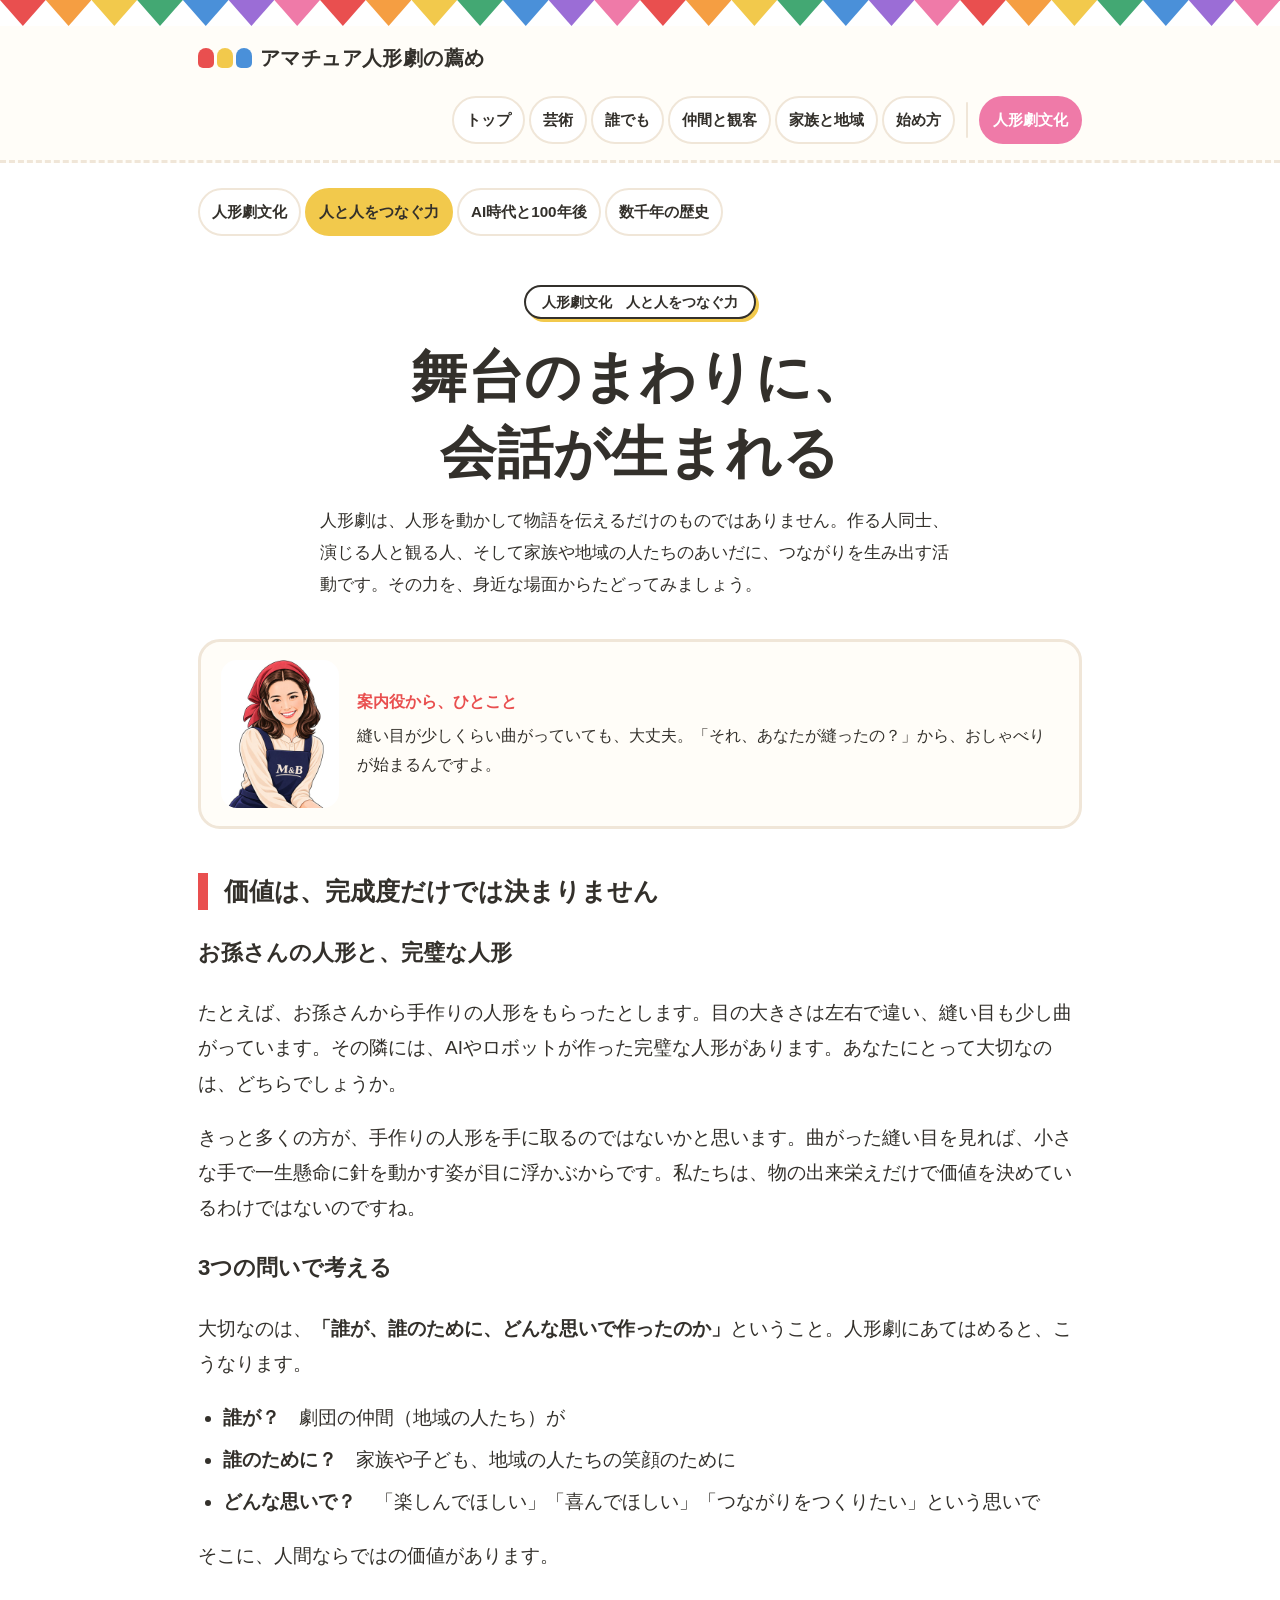
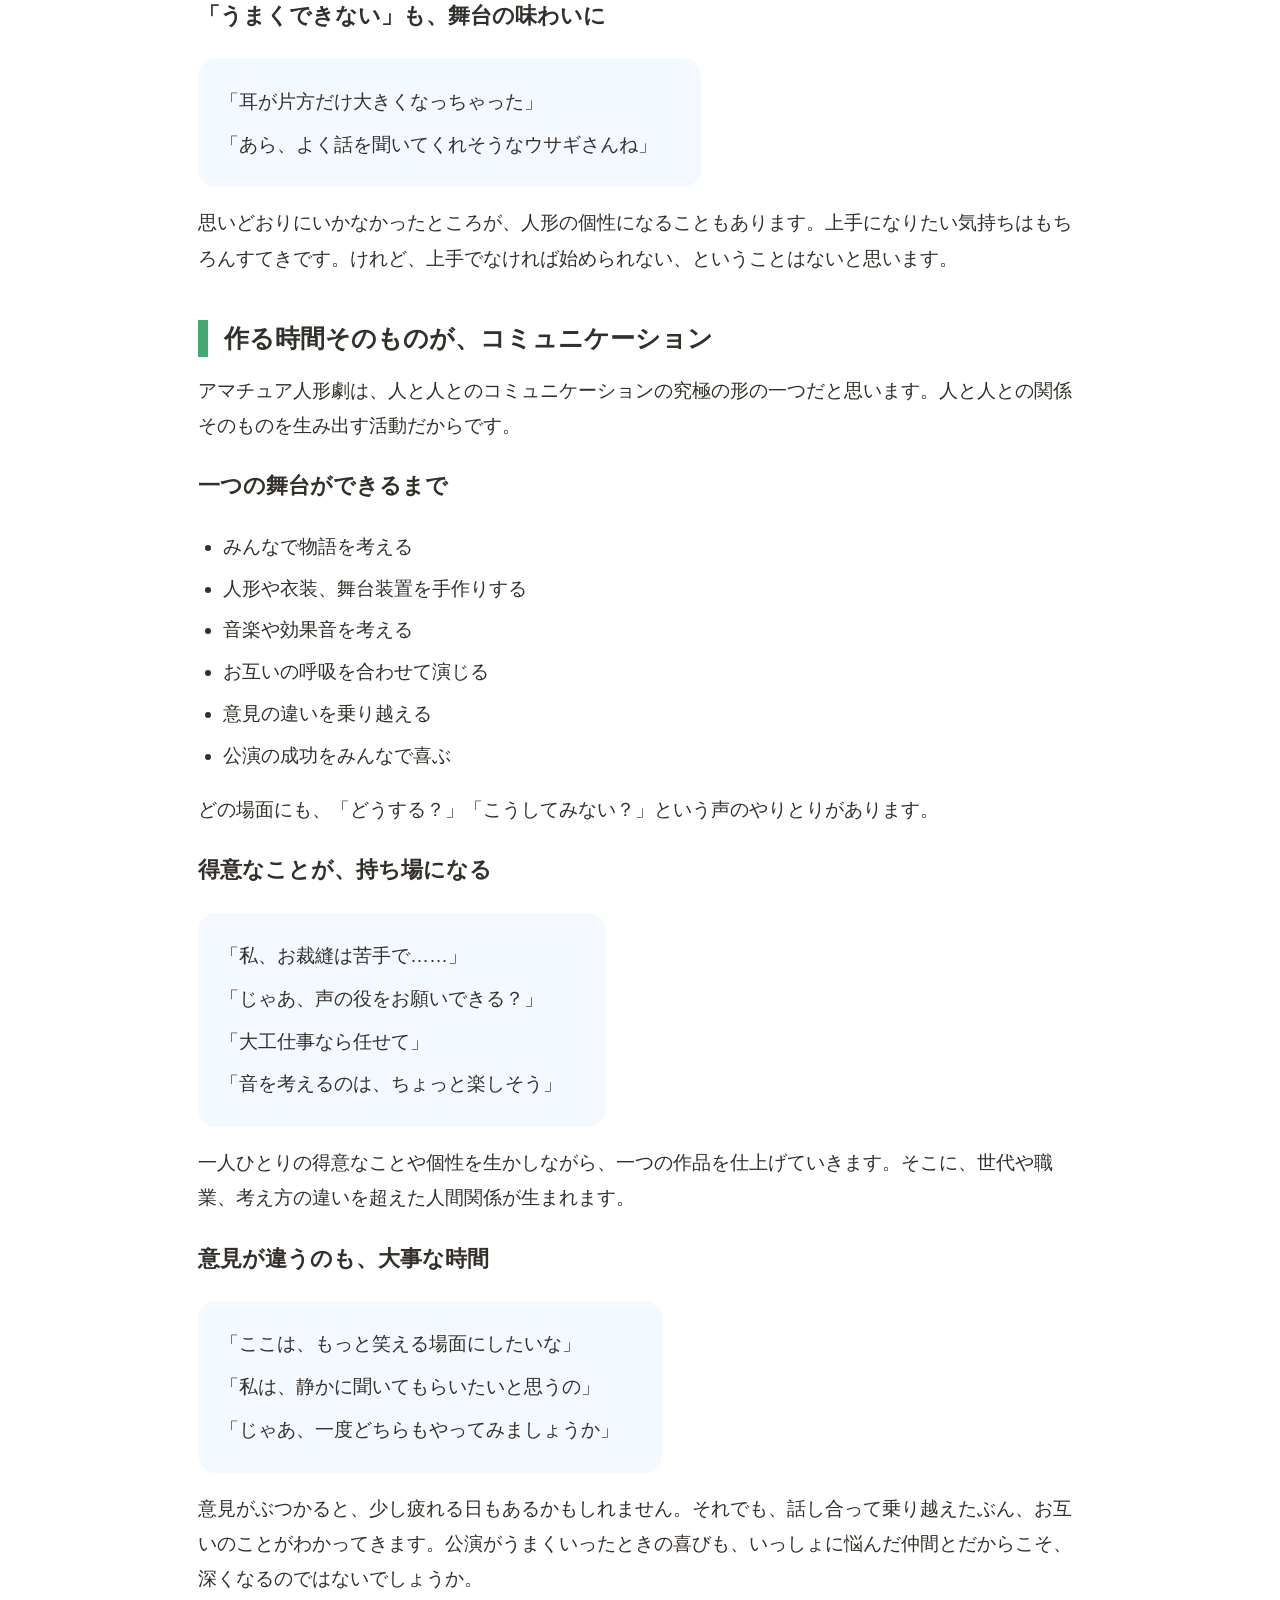
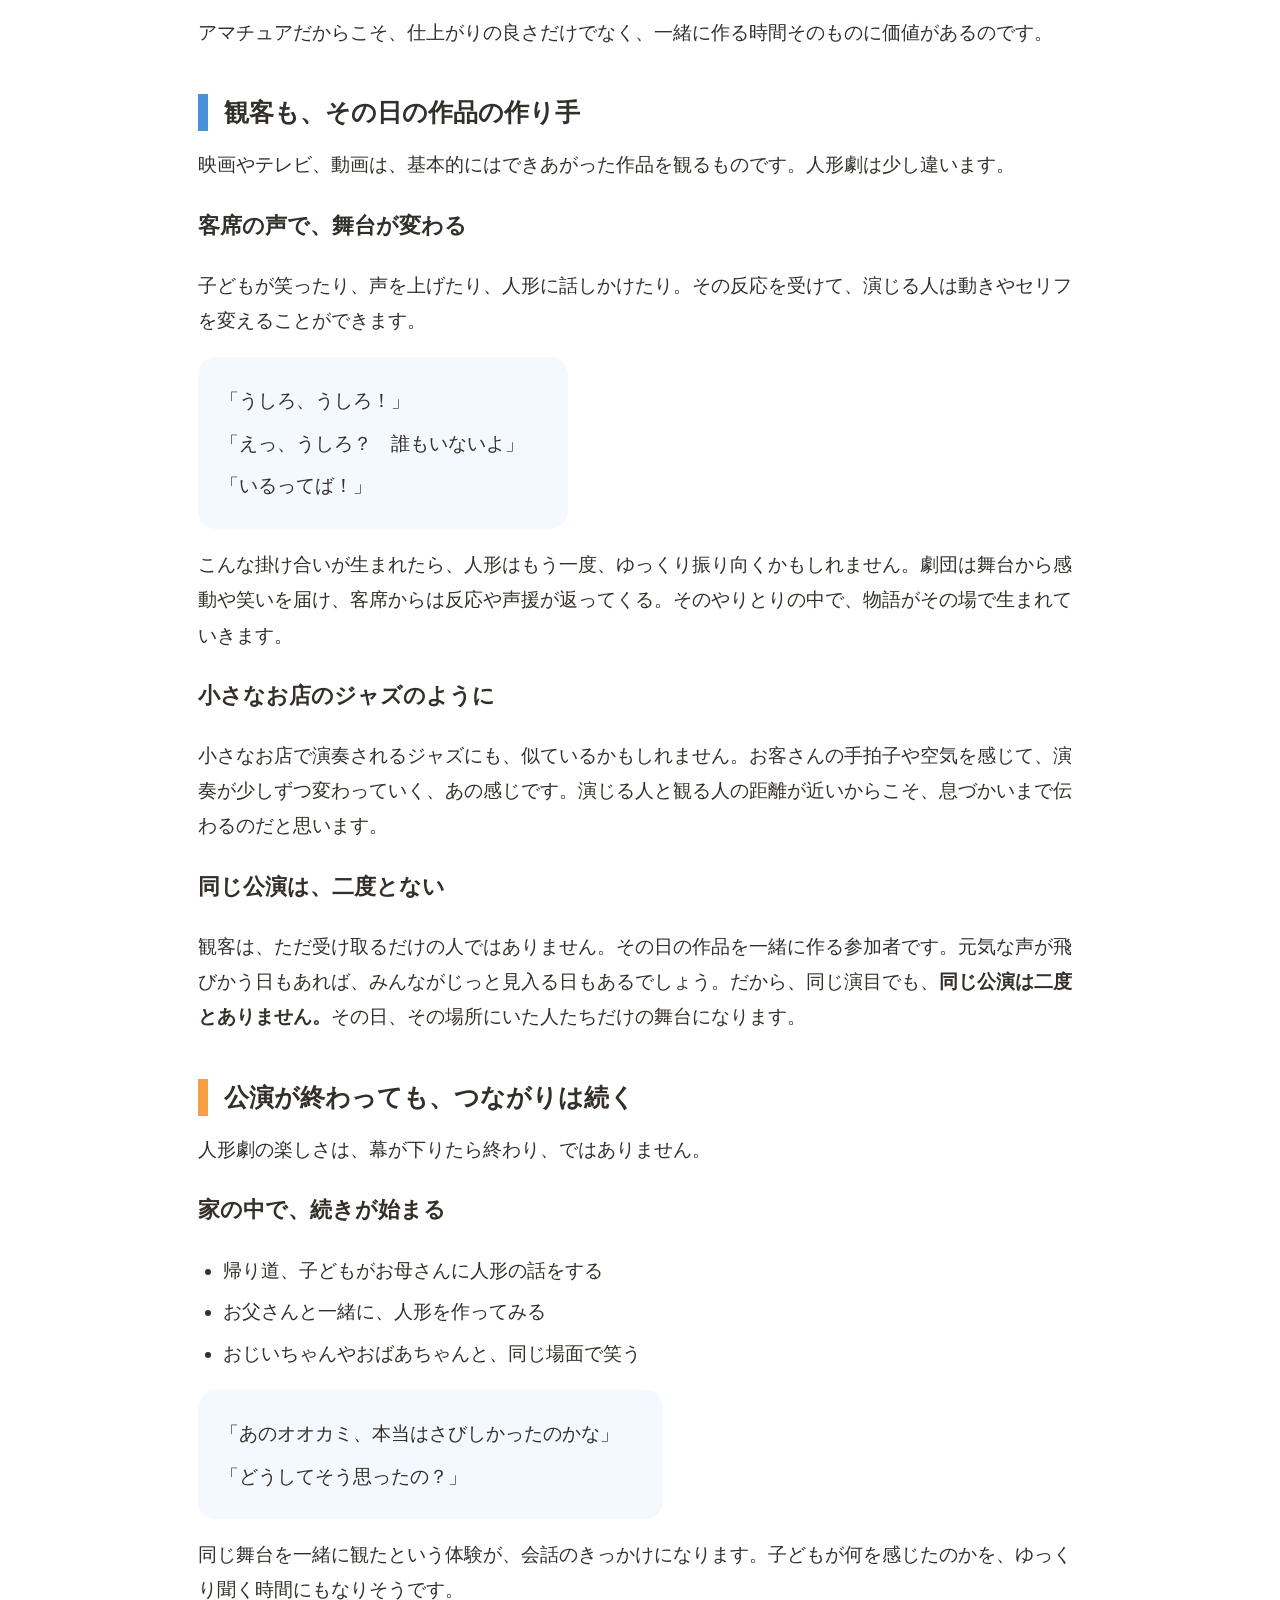
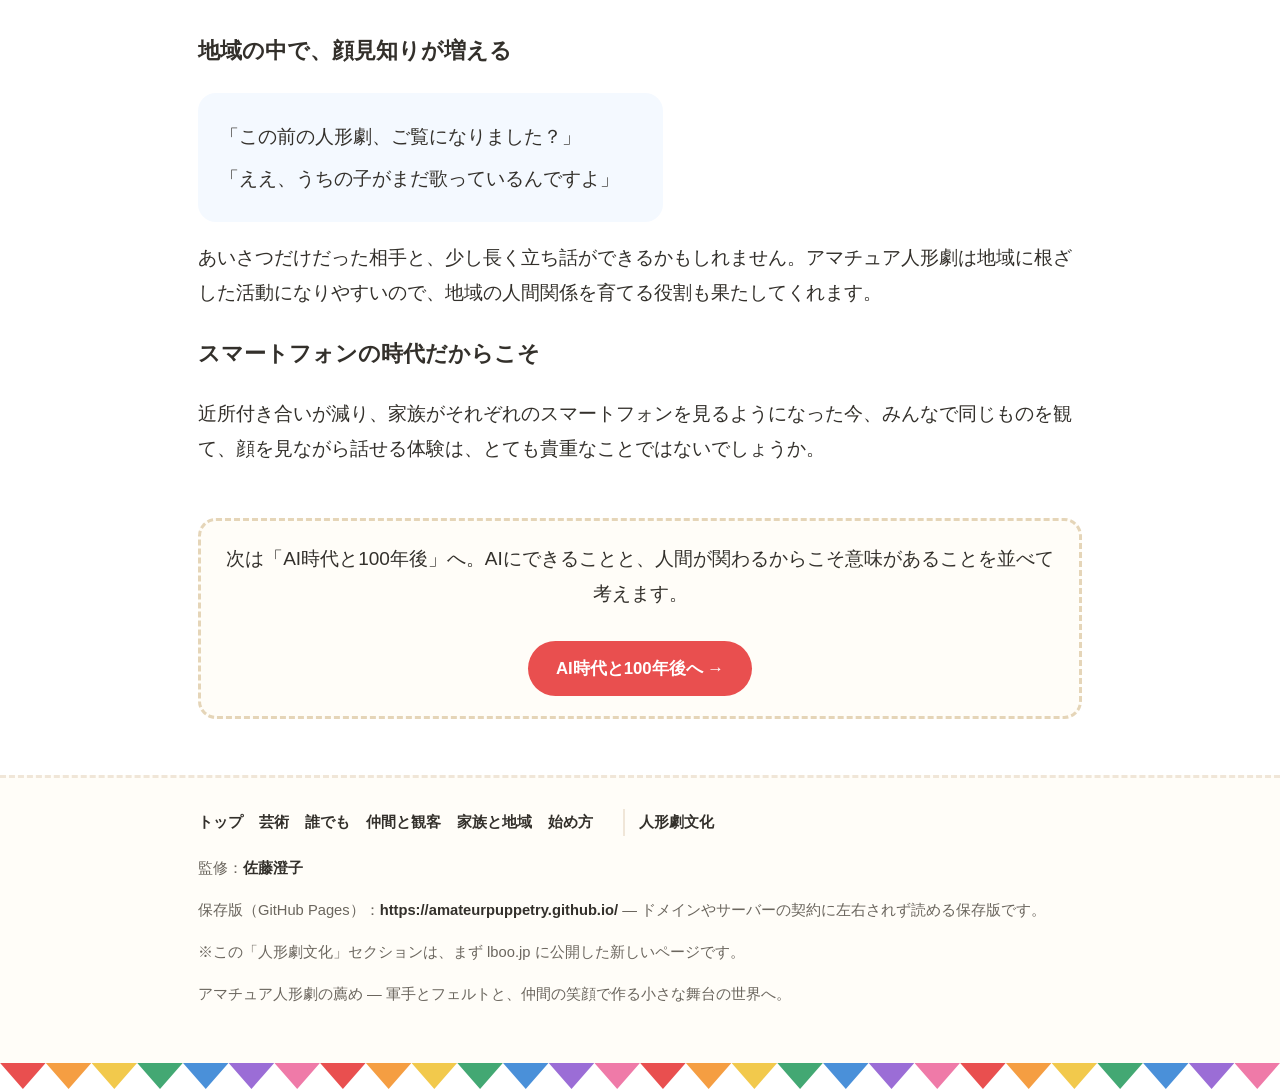
<file: culture/value.html>
<!DOCTYPE html>
<html lang="ja">
<head>
<meta charset="utf-8">
<meta name="viewport" content="width=device-width, initial-scale=1">
<title>人と人をつなぐ力｜人形劇文化｜アマチュア人形劇の薦め</title>
<meta name="description" content="舞台のまわりに、会話が生まれる ― 完成度だけではない価値、作る時間のコミュニケーション、観客と作る舞台、公演後も続くつながりを紹介します。">
<link rel="stylesheet" href="../style.css?v=20261127b">
<script type="application/ld+json">{"@context":"https://schema.org","@type":"WebPage","url":"https://lboo.jp/mb/culture/value.html","inLanguage":"ja","reviewedBy":{"@type":"Person","@id":"https://lboo.jp/mb/sumiko_sato/#sumiko-sato","name":"佐藤澄子","url":"https://lboo.jp/mb/sumiko_sato/"}}</script>
</head>
<body>
<div class="bunting" aria-hidden="true"><i></i><i></i><i></i><i></i><i></i><i></i><i></i><i></i><i></i><i></i><i></i><i></i><i></i><i></i><i></i><i></i><i></i><i></i><i></i><i></i><i></i><i></i><i></i><i></i><i></i><i></i><i></i><i></i></div>
<header class="site"><div class="site-in">
<a class="logo" href="../index.html"><span class="gloves" aria-hidden="true"><i style="background:var(--red)"></i><i style="background:var(--yellow)"></i><i style="background:var(--blue)"></i></span>アマチュア人形劇の薦め</a>
<nav class="main" aria-label="メインメニュー"><ul><li><a href="../index.html">トップ</a></li><li><a href="../art.html">芸術</a></li><li><a href="../anyone.html">誰でも</a></li><li><a href="../together.html">仲間と観客</a></li><li><a href="../family.html">家族と地域</a></li><li><a href="../start.html">始め方</a></li><li class="culture"><a href="index.html" aria-current="page">人形劇文化</a></li></ul></nav>
</div></header>
<main>
<nav class="main" aria-label="文化セクションのメニュー" style="margin:18px 0 6px"><ul><li><a href="index.html">人形劇文化</a></li><li><a href="value.html" aria-current="page">人と人をつなぐ力</a></li><li><a href="future.html">AI時代と100年後</a></li><li><a href="history.html">数千年の歴史</a></li></ul></nav><div class="hero">
<span class="kicker">人形劇文化　人と人をつなぐ力</span>
<h1>舞台のまわりに、<br>会話が生まれる</h1>
<p class="lead">人形劇は、人形を動かして物語を伝えるだけのものではありません。作る人同士、演じる人と観る人、そして家族や地域の人たちのあいだに、つながりを生み出す活動です。その力を、身近な場面からたどってみましょう。</p>
</div>
<div class="guide">
<img src="../img/guide-woman.jpg" alt="エプロン姿の案内役の女性のイラスト">
<p><span class="who">案内役から、ひとこと</span>縫い目が少しくらい曲がっていても、大丈夫。「それ、あなたが縫ったの？」から、おしゃべりが始まるんですよ。</p>
</div>
<section><h2 class="c-red">価値は、完成度だけでは決まりません</h2>
<h3>お孫さんの人形と、完璧な人形</h3>
<p>たとえば、お孫さんから手作りの人形をもらったとします。目の大きさは左右で違い、縫い目も少し曲がっています。その隣には、AIやロボットが作った完璧な人形があります。あなたにとって大切なのは、どちらでしょうか。</p>
<p>きっと多くの方が、手作りの人形を手に取るのではないかと思います。曲がった縫い目を見れば、小さな手で一生懸命に針を動かす姿が目に浮かぶからです。私たちは、物の出来栄えだけで価値を決めているわけではないのですね。</p>
<h3>3つの問いで考える</h3>
<p>大切なのは、<strong>「誰が、誰のために、どんな思いで作ったのか」</strong>ということ。人形劇にあてはめると、こうなります。</p>
<ul>
<li><strong>誰が？</strong>　劇団の仲間（地域の人たち）が</li>
<li><strong>誰のために？</strong>　家族や子ども、地域の人たちの笑顔のために</li>
<li><strong>どんな思いで？</strong>　「楽しんでほしい」「喜んでほしい」「つながりをつくりたい」という思いで</li>
</ul>
<p>そこに、人間ならではの価値があります。</p>
<h3>「うまくできない」も、舞台の味わいに</h3>
<div class="dialogue"><p>「耳が片方だけ大きくなっちゃった」</p><p>「あら、よく話を聞いてくれそうなウサギさんね」</p></div>
<p>思いどおりにいかなかったところが、人形の個性になることもあります。上手になりたい気持ちはもちろんすてきです。けれど、上手でなければ始められない、ということはないと思います。</p></section>
<section><h2 class="c-green">作る時間そのものが、コミュニケーション</h2>
<p>アマチュア人形劇は、人と人とのコミュニケーションの究極の形の一つだと思います。人と人との関係そのものを生み出す活動だからです。</p>
<h3>一つの舞台ができるまで</h3>
<ul>
<li>みんなで物語を考える</li>
<li>人形や衣装、舞台装置を手作りする</li>
<li>音楽や効果音を考える</li>
<li>お互いの呼吸を合わせて演じる</li>
<li>意見の違いを乗り越える</li>
<li>公演の成功をみんなで喜ぶ</li>
</ul>
<p>どの場面にも、「どうする？」「こうしてみない？」という声のやりとりがあります。</p>
<h3>得意なことが、持ち場になる</h3>
<div class="dialogue"><p>「私、お裁縫は苦手で……」</p><p>「じゃあ、声の役をお願いできる？」</p><p>「大工仕事なら任せて」</p><p>「音を考えるのは、ちょっと楽しそう」</p></div>
<p>一人ひとりの得意なことや個性を生かしながら、一つの作品を仕上げていきます。そこに、世代や職業、考え方の違いを超えた人間関係が生まれます。</p>
<h3>意見が違うのも、大事な時間</h3>
<div class="dialogue"><p>「ここは、もっと笑える場面にしたいな」</p><p>「私は、静かに聞いてもらいたいと思うの」</p><p>「じゃあ、一度どちらもやってみましょうか」</p></div>
<p>意見がぶつかると、少し疲れる日もあるかもしれません。それでも、話し合って乗り越えたぶん、お互いのことがわかってきます。公演がうまくいったときの喜びも、いっしょに悩んだ仲間とだからこそ、深くなるのではないでしょうか。</p>
<p>アマチュアだからこそ、仕上がりの良さだけでなく、一緒に作る時間そのものに価値があるのです。</p></section>
<section><h2 class="c-blue">観客も、その日の作品の作り手</h2>
<p>映画やテレビ、動画は、基本的にはできあがった作品を観るものです。人形劇は少し違います。</p>
<h3>客席の声で、舞台が変わる</h3>
<p>子どもが笑ったり、声を上げたり、人形に話しかけたり。その反応を受けて、演じる人は動きやセリフを変えることができます。</p>
<div class="dialogue"><p>「うしろ、うしろ！」</p><p>「えっ、うしろ？　誰もいないよ」</p><p>「いるってば！」</p></div>
<p>こんな掛け合いが生まれたら、人形はもう一度、ゆっくり振り向くかもしれません。劇団は舞台から感動や笑いを届け、客席からは反応や声援が返ってくる。そのやりとりの中で、物語がその場で生まれていきます。</p>
<h3>小さなお店のジャズのように</h3>
<p>小さなお店で演奏されるジャズにも、似ているかもしれません。お客さんの手拍子や空気を感じて、演奏が少しずつ変わっていく、あの感じです。演じる人と観る人の距離が近いからこそ、息づかいまで伝わるのだと思います。</p>
<h3>同じ公演は、二度とない</h3>
<p>観客は、ただ受け取るだけの人ではありません。その日の作品を一緒に作る参加者です。元気な声が飛びかう日もあれば、みんながじっと見入る日もあるでしょう。だから、同じ演目でも、<strong>同じ公演は二度とありません。</strong>その日、その場所にいた人たちだけの舞台になります。</p></section>
<section><h2 class="c-orange">公演が終わっても、つながりは続く</h2>
<p>人形劇の楽しさは、幕が下りたら終わり、ではありません。</p>
<h3>家の中で、続きが始まる</h3>
<ul>
<li>帰り道、子どもがお母さんに人形の話をする</li>
<li>お父さんと一緒に、人形を作ってみる</li>
<li>おじいちゃんやおばあちゃんと、同じ場面で笑う</li>
</ul>
<div class="dialogue"><p>「あのオオカミ、本当はさびしかったのかな」</p><p>「どうしてそう思ったの？」</p></div>
<p>同じ舞台を一緒に観たという体験が、会話のきっかけになります。子どもが何を感じたのかを、ゆっくり聞く時間にもなりそうです。</p>
<h3>地域の中で、顔見知りが増える</h3>
<div class="dialogue"><p>「この前の人形劇、ご覧になりました？」</p><p>「ええ、うちの子がまだ歌っているんですよ」</p></div>
<p>あいさつだけだった相手と、少し長く立ち話ができるかもしれません。アマチュア人形劇は地域に根ざした活動になりやすいので、地域の人間関係を育てる役割も果たしてくれます。</p>
<h3>スマートフォンの時代だからこそ</h3>
<p>近所付き合いが減り、家族がそれぞれのスマートフォンを見るようになった今、みんなで同じものを観て、顔を見ながら話せる体験は、とても貴重なことではないでしょうか。</p></section>
<div class="next"><p>次は「AI時代と100年後」へ。AIにできることと、人間が関わるからこそ意味があることを並べて考えます。</p><a href="future.html">AI時代と100年後へ →</a></div>
</main>
<footer class="site"><div class="foot-in">
<nav aria-label="フッターメニュー"><ul><li><a href="../index.html">トップ</a></li><li><a href="../art.html">芸術</a></li><li><a href="../anyone.html">誰でも</a></li><li><a href="../together.html">仲間と観客</a></li><li><a href="../family.html">家族と地域</a></li><li><a href="../start.html">始め方</a></li><li class="culture"><a href="index.html">人形劇文化</a></li></ul></nav>
<p>監修：<a href="../sumiko_sato/">佐藤澄子</a></p>
<p>保存版（GitHub Pages）：<a href="https://amateurpuppetry.github.io/">https://amateurpuppetry.github.io/</a> ― ドメインやサーバーの契約に左右されず読める保存版です。</p><p>※この「人形劇文化」セクションは、まず lboo.jp に公開した新しいページです。</p>
<p>アマチュア人形劇の薦め ― 軍手とフェルトと、仲間の笑顔で作る小さな舞台の世界へ。</p>
</div></footer>
<div class="bunting" aria-hidden="true"><i></i><i></i><i></i><i></i><i></i><i></i><i></i><i></i><i></i><i></i><i></i><i></i><i></i><i></i><i></i><i></i><i></i><i></i><i></i><i></i><i></i><i></i><i></i><i></i><i></i><i></i><i></i><i></i></div>
</body>
</html>
</file>
<file: style.css>
:root{
  --red:#e94f4f; --orange:#f59e42; --yellow:#f2c94c; --green:#43a873;
  --blue:#4a90d9; --purple:#9b6dd6; --pink:#ef7aa8;
  --ink:#33302b; --muted:#6b665e; --paper:#fffdf8; --line:#f0e6d8;
}
*{box-sizing:border-box}
html{scroll-behavior:smooth}
body{margin:0;background:#fff;color:var(--ink);
  font-family:"Hiragino Maru Gothic ProN","Hiragino Sans","Yu Gothic",YuGothic,"Noto Sans JP",sans-serif;
  font-size:19px;line-height:1.85;-webkit-text-size-adjust:100%}
img{max-width:100%;height:auto;display:block}
a{color:#2569a8}
/* フェルトのガーランド */
.bunting{display:flex;overflow:hidden;height:26px}
.bunting i{flex:1;height:26px;clip-path:polygon(0 0,100% 0,50% 100%)}
.bunting i:nth-child(7n+1){background:var(--red)} .bunting i:nth-child(7n+2){background:var(--orange)}
.bunting i:nth-child(7n+3){background:var(--yellow)} .bunting i:nth-child(7n+4){background:var(--green)}
.bunting i:nth-child(7n+5){background:var(--blue)} .bunting i:nth-child(7n+6){background:var(--purple)}
.bunting i:nth-child(7n){background:var(--pink)}
header.site{background:var(--paper);border-bottom:3px dashed var(--line)}
.site-in{max-width:920px;margin:0 auto;padding:14px 18px 10px;display:flex;align-items:center;gap:12px;flex-wrap:wrap}
.logo{font-weight:900;font-size:1.25rem;color:var(--ink);text-decoration:none;letter-spacing:.02em}
.logo .gloves{display:inline-flex;gap:3px;margin-right:8px;vertical-align:-3px}
.logo .gloves i{width:16px;height:20px;border-radius:8px 8px 5px 5px;display:inline-block}
nav.main{margin-left:auto}
nav.main ul{display:flex;gap:4px;flex-wrap:wrap;list-style:none;margin:0;padding:0}
nav.main a{display:block;padding:8px 12px;border-radius:999px;text-decoration:none;color:var(--ink);font-size:.95rem;font-weight:700;background:#fff;border:2px solid var(--line)}
nav.main a[aria-current]{background:var(--yellow);border-color:var(--yellow)}
main{max-width:920px;margin:0 auto;padding:0 18px 56px}
/* ヒーロー */
.hero{padding:34px 0 8px;text-align:center}
.kicker{display:inline-block;background:#fff;border:2px solid var(--ink);border-radius:999px;padding:2px 16px;font-weight:800;font-size:.9rem;box-shadow:3px 3px 0 var(--yellow)}
.hero h1{font-size:clamp(2.1rem,8.5vw,3.5rem);line-height:1.35;margin:20px 0 14px;font-weight:900;letter-spacing:.01em}
.hero h1 .hl-red{color:var(--red)} .hero h1 .hl-blue{color:var(--blue)} .hero h1 .hl-green{color:var(--green)}
.hero .lead{font-size:1.08rem;max-width:640px;margin:0 auto;text-align:left}
.hero-fig{margin:26px auto 6px;max-width:680px}
.hero-fig img{border-radius:22px;border:4px solid #fff;box-shadow:0 6px 24px rgba(80,60,20,.16)}
.hero-fig figcaption{font-size:.85rem;color:var(--muted);margin-top:8px}
/* 案内役 */
.guide{display:flex;gap:18px;align-items:center;background:var(--paper);border:3px solid var(--line);border-radius:22px;padding:18px 20px;margin:30px 0}
.guide img{width:118px;height:148px;object-fit:cover;object-position:top;border-radius:16px;flex:none;background:#fff}
.guide p{margin:0;font-size:1rem}
.guide .who{font-weight:900;color:var(--red);display:block;margin-bottom:4px}
section{margin:44px 0}
h2{font-size:1.55rem;line-height:1.5;margin:0 0 16px;padding-left:16px;border-left:10px solid var(--yellow);font-weight:900}
h2.c-red{border-color:var(--red)} h2.c-blue{border-color:var(--blue)} h2.c-green{border-color:var(--green)}
h2.c-pink{border-color:var(--pink)} h2.c-purple{border-color:var(--purple)} h2.c-orange{border-color:var(--orange)}
p{margin:0 0 1em}
ul,ol{padding-left:1.3em} li{margin:.35em 0}
.cards{display:grid;grid-template-columns:repeat(auto-fit,minmax(240px,1fr));gap:16px;margin:20px 0}
.card{border:3px solid var(--line);border-radius:18px;padding:18px;background:#fff;text-decoration:none;color:var(--ink);display:flex;flex-direction:column}
.card h3{margin:0 0 8px;font-size:1.2rem}
.card p{font-size:.98rem;margin:0 0 10px}
.card .go{font-weight:900;color:#2569a8;margin-top:auto;padding-top:8px}
.card.f-red{border-top:10px solid var(--red)} .card.f-blue{border-top:10px solid var(--blue)}
.card.f-green{border-top:10px solid var(--green)} .card.f-pink{border-top:10px solid var(--pink)}
.card.f-purple{border-top:10px solid var(--purple)} .card.f-orange{border-top:10px solid var(--orange)}
table{border-collapse:collapse;width:100%;margin:18px 0;font-size:.97rem;line-height:1.65}
th,td{border:2px solid var(--line);padding:10px 12px;text-align:left;vertical-align:top}
th{background:#fdf3d7;font-weight:800}
tr:nth-child(even) td{background:#fffaf0}
.dialogue{background:#f4f9ff;border-radius:18px;padding:18px 44px 18px 22px;margin:18px 0;width:fit-content;max-width:100%}
.dialogue p{margin:.4em 0}
.note{font-size:.9rem;color:var(--muted)}
.steps{counter-reset:step;list-style:none;padding:0}
.steps li{background:var(--paper);border:3px solid var(--line);border-radius:18px;padding:16px 18px 16px 74px;position:relative;margin:14px 0}
.steps li::before{counter-increment:step;content:counter(step);position:absolute;left:16px;top:16px;width:42px;height:42px;border-radius:50%;color:#fff;font-weight:900;display:flex;align-items:center;justify-content:center;font-size:1.2rem}
.steps li:nth-child(5n+1)::before{background:var(--red)} .steps li:nth-child(5n+2)::before{background:var(--orange)}
.steps li:nth-child(5n+3)::before{background:var(--green)} .steps li:nth-child(5n+4)::before{background:var(--blue)}
.steps li:nth-child(5n)::before{background:var(--purple)}
.steps b{display:block;font-size:1.08rem}
.big-quote{font-size:1.3rem;font-weight:900;line-height:1.8;text-align:center;background:#fff6d9;border:3px solid #ffe1a8;border-radius:18px;padding:20px 22px;margin:26px 0}
.next{margin:52px 0 0;background:var(--paper);border:3px dashed #e5d5b8;border-radius:18px;padding:20px 22px;text-align:center}
.next a{display:inline-block;margin-top:10px;background:var(--red);color:#fff;font-weight:900;text-decoration:none;padding:12px 28px;border-radius:999px;font-size:1.05rem}
footer.site{border-top:3px dashed var(--line);background:var(--paper)}
.foot-in{max-width:920px;margin:0 auto;padding:26px 18px 40px;font-size:.92rem;color:var(--muted)}
.foot-in nav ul{list-style:none;display:flex;flex-wrap:wrap;gap:6px 16px;padding:0;margin:0 0 14px}
.foot-in a{color:var(--ink);font-weight:700;text-decoration:none}
@media (max-width:560px){
  body{font-size:18px}
  .guide{flex-direction:row;padding:14px}
  .guide img{width:92px;height:116px}
  th,td{padding:8px 9px}
  nav.main{margin-left:0}
}

/* 人形劇文化は本編（トップ〜始め方）とは別の読み物枠として区切る */
nav.main li.culture{margin-left:20px;position:relative}
nav.main li.culture::before{content:"";position:absolute;left:-13px;top:6px;bottom:6px;width:2px;background:var(--line);border-radius:2px}
nav.main li.culture a{background:#fdf0f6;border:2px dashed var(--pink);color:var(--ink)}
nav.main li.culture a[aria-current]{background:var(--pink);border-color:var(--pink);color:#fff}
.foot-in nav li.culture{margin-left:14px;padding-left:14px;border-left:2px solid var(--line)}
@media (max-width:560px){ nav.main li.culture{margin-left:12px} nav.main li.culture::before{left:-8px} }
.next a{margin-left:4px;margin-right:4px}
@media (min-width:561px){ .timeline th:first-child,.timeline td:first-child{white-space:nowrap} }
</file>
<file: sumiko_sato/sumiko.css>
/* 監修者ページ専用：カルーセル（PC=2枚見せ／スマホ=1枚スワイプ） */
.supervisor-badge{display:inline-block;background:#c93a3a;color:#fff;font-weight:900;border-radius:999px;padding:4px 18px;font-size:.95rem}
.crumb{font-size:.88rem;color:var(--muted);margin:16px 0 0}
.crumb a{color:var(--muted)}
.profile-facts{display:grid;grid-template-columns:repeat(auto-fit,minmax(210px,1fr));gap:12px;margin:18px 0}
.profile-facts div{background:var(--paper);border:3px solid var(--line);border-radius:16px;padding:12px 16px}
.profile-facts dt{font-weight:900;font-size:.85rem;color:var(--muted)}
.profile-facts dd{margin:2px 0 0;font-weight:700}
/* --- carousel --- */
.carousel{position:relative;margin:26px 0 8px}
.carousel-viewport{overflow-x:auto;scroll-snap-type:x mandatory;display:flex;gap:16px;padding:6px 2px 18px;scrollbar-width:thin;-webkit-overflow-scrolling:touch}
.slide{scroll-snap-align:start;flex:0 0 calc(50% - 8px);background:#fff;border:3px solid var(--line);border-radius:22px;overflow:hidden;display:flex;flex-direction:column;min-height:520px}
.slide figure{margin:0}
.slide figure img{width:100%;height:230px;object-fit:cover}
.slide figure img.fit{height:auto;max-height:360px;object-fit:contain;background:#fff}
.slide .slide-body{padding:18px 22px 22px;display:flex;flex-direction:column;gap:8px}
.slide .no{font-weight:900;font-size:.82rem;letter-spacing:.08em;color:var(--ink)}
.slide h3{margin:0;font-size:1.32rem;line-height:1.45}
.slide p,.slide li{font-size:.99rem;line-height:1.75}
.slide ul{margin:4px 0;padding-left:1.2em}
.slide .year{font-weight:900;white-space:nowrap}
.slide.c-red{border-top:12px solid var(--red)} .slide.c-orange{border-top:12px solid var(--orange)}
.slide.c-yellow{border-top:12px solid var(--yellow)} .slide.c-green{border-top:12px solid var(--green)}
.slide.c-blue{border-top:12px solid var(--blue)} .slide.c-purple{border-top:12px solid var(--purple)}
.slide.c-pink{border-top:12px solid var(--pink)}
.carousel-nav{display:flex;align-items:center;gap:14px;justify-content:center;margin:4px 0 10px;flex-wrap:wrap}
.cbtn,.dots button{flex:none}
@media (max-width:899px){.dots{order:3;flex-basis:100%;justify-content:center}}
@media (min-width:900px){.slide:nth-child(even){scroll-snap-align:none}}
.cbtn{width:52px;height:52px;border-radius:50%;border:3px solid var(--line);background:#fff;font-size:1.3rem;font-weight:900;color:var(--ink);cursor:pointer}
.cbtn:hover{border-color:var(--yellow);background:#fdf3d7}
.cbtn:focus-visible{outline:3px solid var(--ink);outline-offset:2px}
.cbtn:disabled{opacity:.35;cursor:default}
.dots{display:flex;gap:8px}
.dots button{width:26px;height:26px;border-radius:50%;border:none;background:transparent;padding:0;cursor:pointer;position:relative}
.dots button::after{content:"";position:absolute;inset:6px;border-radius:50%;border:2px solid var(--muted);background:#fff}
.dots button:focus-visible{outline:3px solid var(--ink);outline-offset:1px}
.dots button[aria-current="true"]::after{background:var(--red);border-color:var(--red)}
.ccount{font-size:.9rem;color:var(--muted);font-weight:700;min-width:3.5em;text-align:center}
@media (max-width:899px){
  .slide{flex-basis:88%;min-height:0}
  .slide figure img{height:200px}
  .carousel-viewport{scroll-snap-type:x mandatory}
  .slide{scroll-snap-align:center}
}
@media (min-width:900px){
  .carousel-viewport{padding-left:2px}
}
.sources{font-size:.9rem;color:var(--muted)}
.sources li{margin:.5em 0}
.supervision-note{background:#fff6d9;border:3px solid #ffe1a8;border-radius:18px;padding:18px 22px;margin:26px 0}
</file>
